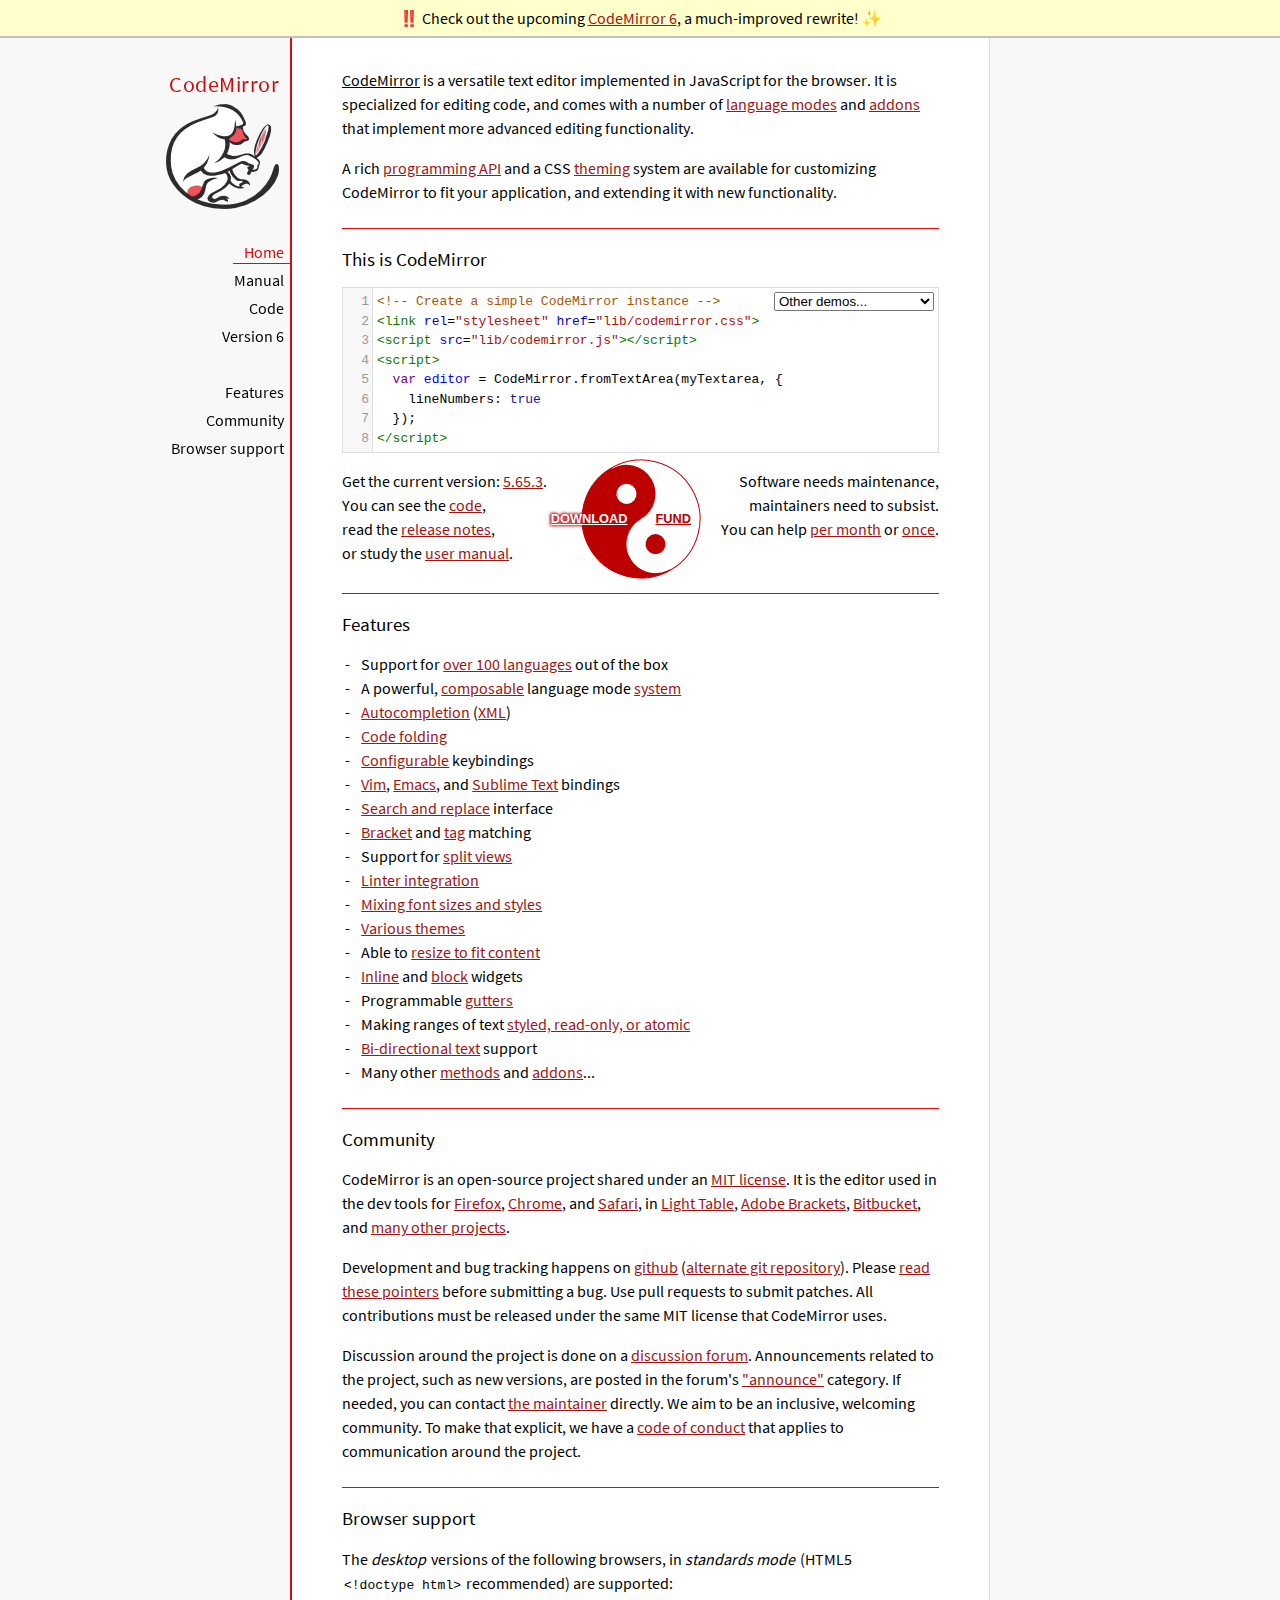
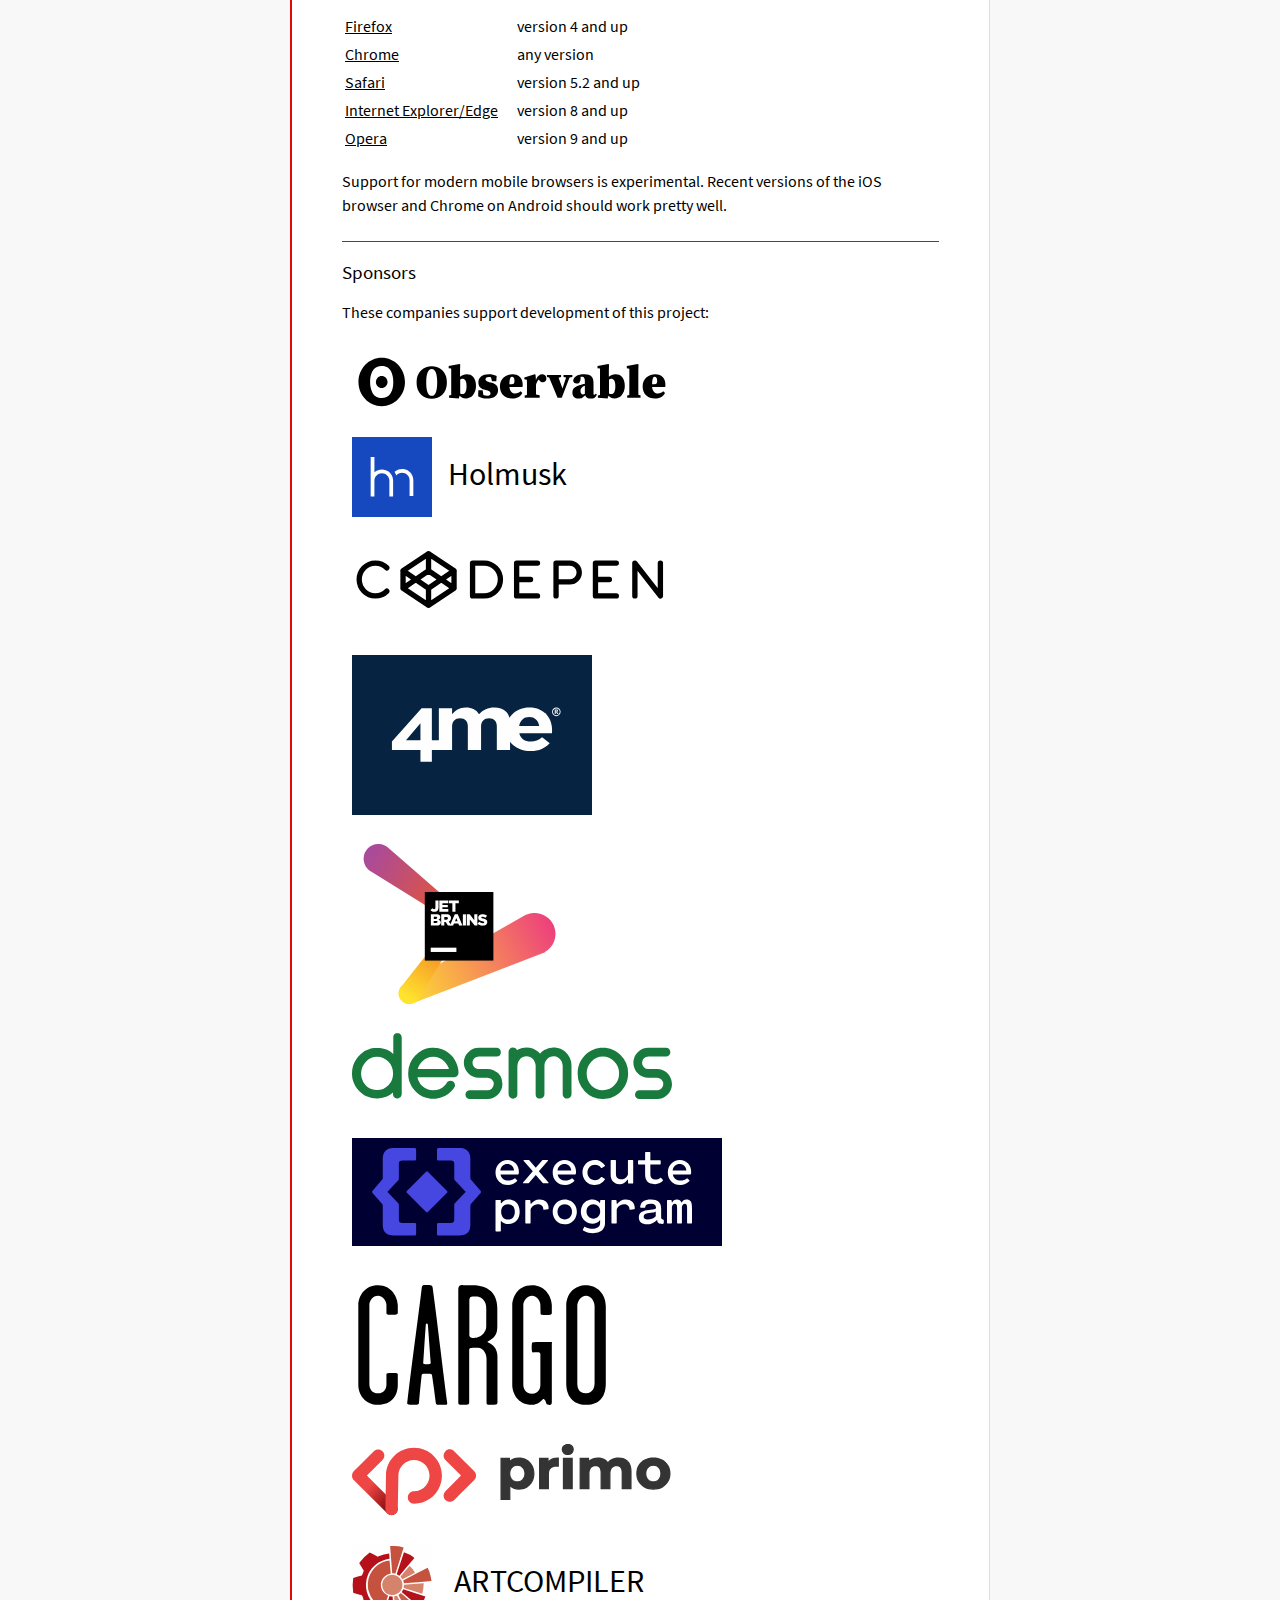
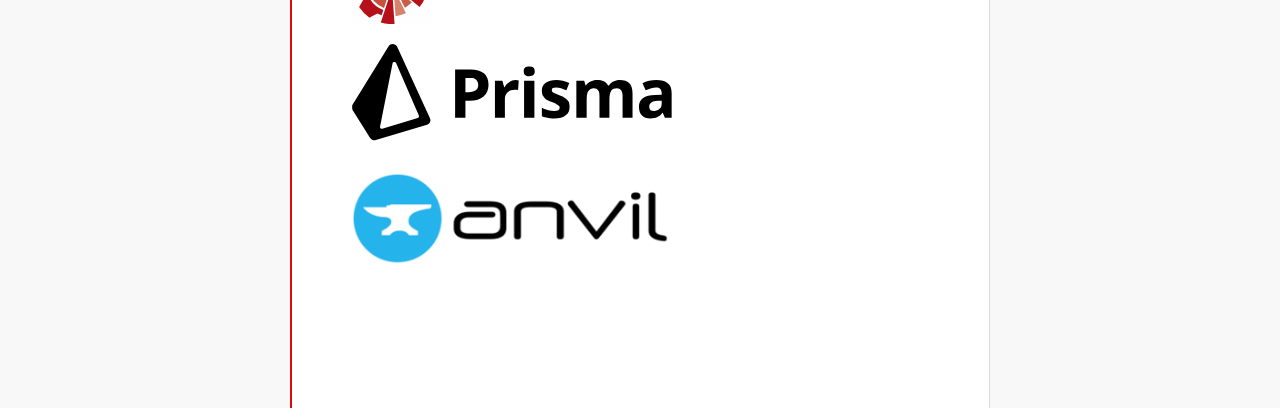
<file: static/codemirror-5.65.3/index.html>
<!doctype html>

<title>CodeMirror</title>
<meta charset="utf-8"/>

<link rel=stylesheet href="lib/codemirror.css">
<link rel=stylesheet href="doc/docs.css">
<script src="lib/codemirror.js"></script>
<script src="mode/xml/xml.js"></script>
<script src="mode/javascript/javascript.js"></script>
<script src="mode/css/css.js"></script>
<script src="mode/htmlmixed/htmlmixed.js"></script>
<script src="addon/edit/matchbrackets.js"></script>

<script src="doc/activebookmark.js"></script>

<style>
  .CodeMirror { height: auto; border: 1px solid #ddd; }
  .CodeMirror-scroll { max-height: 200px; }
  .CodeMirror pre { padding-left: 7px; line-height: 1.25; }
  .banner { background: #ffc; padding: 6px; border-bottom: 2px solid silver; text-align: center }
</style>

<div class=banner>
  ‼️ Check out the upcoming <a href="https://codemirror.net/6/">CodeMirror 6</a>, a much-improved rewrite! ✨
</div>

<div id=nav>
  <a href="https://codemirror.net"><h1>CodeMirror</h1><img id=logo src="doc/logo.png"></a>

  <ul>
    <li><a class=active data-default="true" href="#description">Home</a>
    <li><a href="doc/manual.html">Manual</a>
    <li><a href="https://github.com/codemirror/codemirror">Code</a>
    <li><a href="https://codemirror.net/6/">Version 6</a>
  </ul>
  <ul>
    <li><a href="#features">Features</a>
    <li><a href="#community">Community</a>
    <li><a href="#browsersupport">Browser support</a>
  </ul>
</div>

<article>

<section id=description class=first>
  <p><strong>CodeMirror</strong> is a versatile text editor
  implemented in JavaScript for the browser. It is specialized for
  editing code, and comes with a number of <a href="mode/index.html">language modes</a> and <a href="doc/manual.html#addons">addons</a>
  that implement more advanced editing functionality.</p>

  <p>A rich <a href="doc/manual.html#api">programming API</a> and a
  CSS <a href="doc/manual.html#styling">theming</a> system are
  available for customizing CodeMirror to fit your application, and
  extending it with new functionality.</p>
</section>

<section id=demo>
  <h2>This is CodeMirror</h2>
  <form style="position: relative; margin-top: .5em;"><textarea id=demotext>
<!-- Create a simple CodeMirror instance -->
<link rel="stylesheet" href="lib/codemirror.css">
<script src="lib/codemirror.js"></script>
<script>
  var editor = CodeMirror.fromTextArea(myTextarea, {
    lineNumbers: true
  });
</script></textarea>
  <select id="demolist" onchange="document.location = this.options[this.selectedIndex].value;">
    <option value="#">Other demos...</option>
    <option value="demo/complete.html">Autocompletion</option>
    <option value="demo/folding.html">Code folding</option>
    <option value="demo/theme.html">Themes</option>
    <option value="mode/htmlmixed/index.html">Mixed language modes</option>
    <option value="demo/bidi.html">Bi-directional text</option>
    <option value="demo/variableheight.html">Variable font sizes</option>
    <option value="demo/search.html">Search interface</option>
    <option value="demo/vim.html">Vim bindings</option>
    <option value="demo/emacs.html">Emacs bindings</option>
    <option value="demo/sublime.html">Sublime Text bindings</option>
    <option value="demo/tern.html">Tern integration</option>
    <option value="demo/merge.html">Merge/diff interface</option>
    <option value="demo/fullscreen.html">Full-screen editor</option>
    <option value="demo/simplescrollbars.html">Custom scrollbars</option>
  </select></form>
  <script>
    var editor = CodeMirror.fromTextArea(document.getElementById("demotext"), {
      lineNumbers: true,
      mode: "text/html",
      matchBrackets: true
    });
  </script>

  <div class=actions>
    <div class=actionspicture>
      <img src="doc/yinyang.png" class=yinyang>
      <div class="actionlink download">
        <a href="https://codemirror.net/codemirror.zip">DOWNLOAD</a>
      </div>
      <div class="actionlink fund">
        <a href="https://marijnhaverbeke.nl/fund/">FUND</a>
      </div>
    </div>
    <div class=actionsleft>
      Get the current version: <a href="https://codemirror.net/codemirror.zip">5.65.3</a>.<br>
      You can see the <a href="https://github.com/codemirror/codemirror" title="GitHub repository">code</a>,<br>
      read the <a href="doc/releases.html">release notes</a>,<br>
      or study the <a href="doc/manual.html">user manual</a>.
    </div>
    <div class=actionsright>
      Software needs maintenance,<br>
      maintainers need to subsist.<br>
      You can help <a href="https://marijnhaverbeke.nl/fund/" title="Set up a monthly contribution">per month</a> or
      <a title="Donate with PayPal" href="https://www.paypal.me/marijnhaverbeke">once</a>.
    </div>
  </div>

</section>

<section id=features>
  <h2>Features</h2>
  <ul>
    <li>Support for <a href="mode/index.html">over 100 languages</a> out of the box
    <li>A powerful, <a href="mode/htmlmixed/index.html">composable</a> language mode <a href="doc/manual.html#modeapi">system</a>
    <li><a href="doc/manual.html#addon_show-hint">Autocompletion</a> (<a href="demo/xmlcomplete.html">XML</a>)
    <li><a href="doc/manual.html#addon_foldcode">Code folding</a>
    <li><a href="doc/manual.html#option_extraKeys">Configurable</a> keybindings
    <li><a href="demo/vim.html">Vim</a>, <a href="demo/emacs.html">Emacs</a>, and <a href="demo/sublime.html">Sublime Text</a> bindings
    <li><a href="doc/manual.html#addon_search">Search and replace</a> interface
    <li><a href="doc/manual.html#addon_matchbrackets">Bracket</a> and <a href="doc/manual.html#addon_matchtags">tag</a> matching
    <li>Support for <a href="demo/buffers.html">split views</a>
    <li><a href="doc/manual.html#addon_lint">Linter integration</a>
    <li><a href="demo/variableheight.html">Mixing font sizes and styles</a>
    <li><a href="demo/theme.html">Various themes</a>
    <li>Able to <a href="demo/resize.html">resize to fit content</a>
    <li><a href="doc/manual.html#mark_replacedWith">Inline</a> and <a href="doc/manual.html#addLineWidget">block</a> widgets
    <li>Programmable <a href="demo/marker.html">gutters</a>
    <li>Making ranges of text <a href="doc/manual.html#markText">styled, read-only, or atomic</a>
    <li><a href="demo/bidi.html">Bi-directional text</a> support
    <li>Many other <a href="doc/manual.html#api">methods</a> and <a href="doc/manual.html#addons">addons</a>...
  </ul>
</section>

<section id=community>
  <h2>Community</h2>

  <p>CodeMirror is an open-source project shared under
  an <a href="LICENSE">MIT license</a>. It is the editor used in the
  dev tools for
  <a href="https://hacks.mozilla.org/2013/11/firefox-developer-tools-episode-27-edit-as-html-codemirror-more/">Firefox</a>,
  <a href="https://developers.google.com/chrome-developer-tools/">Chrome</a>,
  and <a href="https://developer.apple.com/safari/tools/">Safari</a>, in <a href="http://www.lighttable.com/">Light
  Table</a>, <a href="http://brackets.io/">Adobe
  Brackets</a>, <a href="http://blog.bitbucket.org/2013/05/14/edit-your-code-in-the-cloud-with-bitbucket/">Bitbucket</a>,
  and <a href="doc/realworld.html">many other projects</a>.</p>

  <p>Development and bug tracking happens
  on <a href="https://github.com/codemirror/CodeMirror/">github</a>
  (<a href="http://marijnhaverbeke.nl/git/codemirror">alternate git
  repository</a>).
  Please <a href="https://codemirror.net/doc/reporting.html">read these
  pointers</a> before submitting a bug. Use pull requests to submit
  patches. All contributions must be released under the same MIT
  license that CodeMirror uses.</p>

  <p>Discussion around the project is done on
  a <a href="https://discuss.codemirror.net">discussion forum</a>.
  Announcements related to the project, such as new versions, are
  posted in the
  forum's <a href="https://discuss.codemirror.net/c/announce">"announce"</a>
  category. If needed, you can
  contact <a href="mailto:marijnh@gmail.com">the maintainer</a>
  directly. We aim to be an inclusive, welcoming community. To make
  that explicit, we have
  a <a href="http://contributor-covenant.org/version/1/1/0/">code of
  conduct</a> that applies to communication around the project.</p>
</section>

<section id=browsersupport>
  <h2>Browser support</h2>
  <p>The <em>desktop</em> versions of the following browsers,
  in <em>standards mode</em> (HTML5 <code>&lt;!doctype html></code>
  recommended) are supported:</p>
  <table style="margin-bottom: 1em">
    <tr><th>Firefox</th><td>version 4 and up</td></tr>
    <tr><th>Chrome</th><td>any version</td></tr>
    <tr><th>Safari</th><td>version 5.2 and up</td></tr>
    <tr><th style="padding-right: 1em;">Internet Explorer/Edge</th><td>version 8 and up</td></tr>
    <tr><th>Opera</th><td>version 9 and up</td></tr>
  </table>
  <p>Support for modern mobile browsers is experimental. Recent
  versions of the iOS browser and Chrome on Android should work
  pretty well.</p>
</section>

<section id=sponsors>
  <style>
    ul.sponsor-list { padding-left: 10px; font-size: 200%; }
    ul.sponsor-list a { color: black; text-decoration: none }
    ul.sponsor-list li { list-style: none; margin-bottom: 16px }
    ul.sponsor-list img { max-width: 80%; max-height: 160px; width: 320px }
    ul.sponsor-list img.captioned { vertical-align: middle; width: 80px; max-width: 40%; height: auto; margin-right: 16px }
  </style>

  <h2>Sponsors</h2>
  <p>These companies support development of this project:</p>
  <ul class=sponsor-list>
    <li><a href="http://observablehq.com/"><img alt="Observable" src='doc/logos/observable.svg' loading=lazy></a></li>
    <li><a href="https://holmusk.com"><img class=captioned alt="" src='doc/logos/holmusk.svg' loading=lazy>Holmusk</a></li>
    <li><a href="https://codepen.io/"><img style="margin: 16px 0" src='doc/logos/codepen.svg' loading=lazy alt="CodePen"></a></li>
    <li><a href="https://4me.com"><img style="width: auto" src='doc/logos/4me.svg' loading=lazy alt="4me"></a></li>
    <li><a href="https://www.jetbrains.com/"><img src="doc/logos/jetbrains.svg" loading=lazy alt="JetBrains"></a>
    <li><a href="https://www.desmos.com/"><img src='doc/logos/desmos.svg' loading=lazy alt=desmos></a></li>
    <li><a href="https://www.executeprogram.com"><img style="background: #003; margin: 10px 0; padding: 10px 30px 10px 20px" src='doc/logos/executeprogram.svg' loading=lazy alt="Execute Program"></a></li>
    <li><a href="https://cargo.site"><img alt=Cargo style="max-height: 120px" src='doc/logos/cargo.svg' loading=lazy></a></li>
    <li><a href="https://primo.af"><img alt=primo src='doc/logos/primo.svg' loading=lazy></a></li>
    <li><a href="https://www.artcompiler.com"><img class=captioned alt="" src='doc/logos/artcompiler.svg' loading=lazy> ARTCOMPILER</a></li>
    <li><a href="https://www.prisma.io"><img alt="Prisma" src='doc/logos/prisma.svg' loading=lazy></a>
    <li><a href="https://anvil.works/"><img alt="Anvil" src='doc/logos/anvil.png' loading=lazy></a>
  </ul>
</section>

</article>
</file>
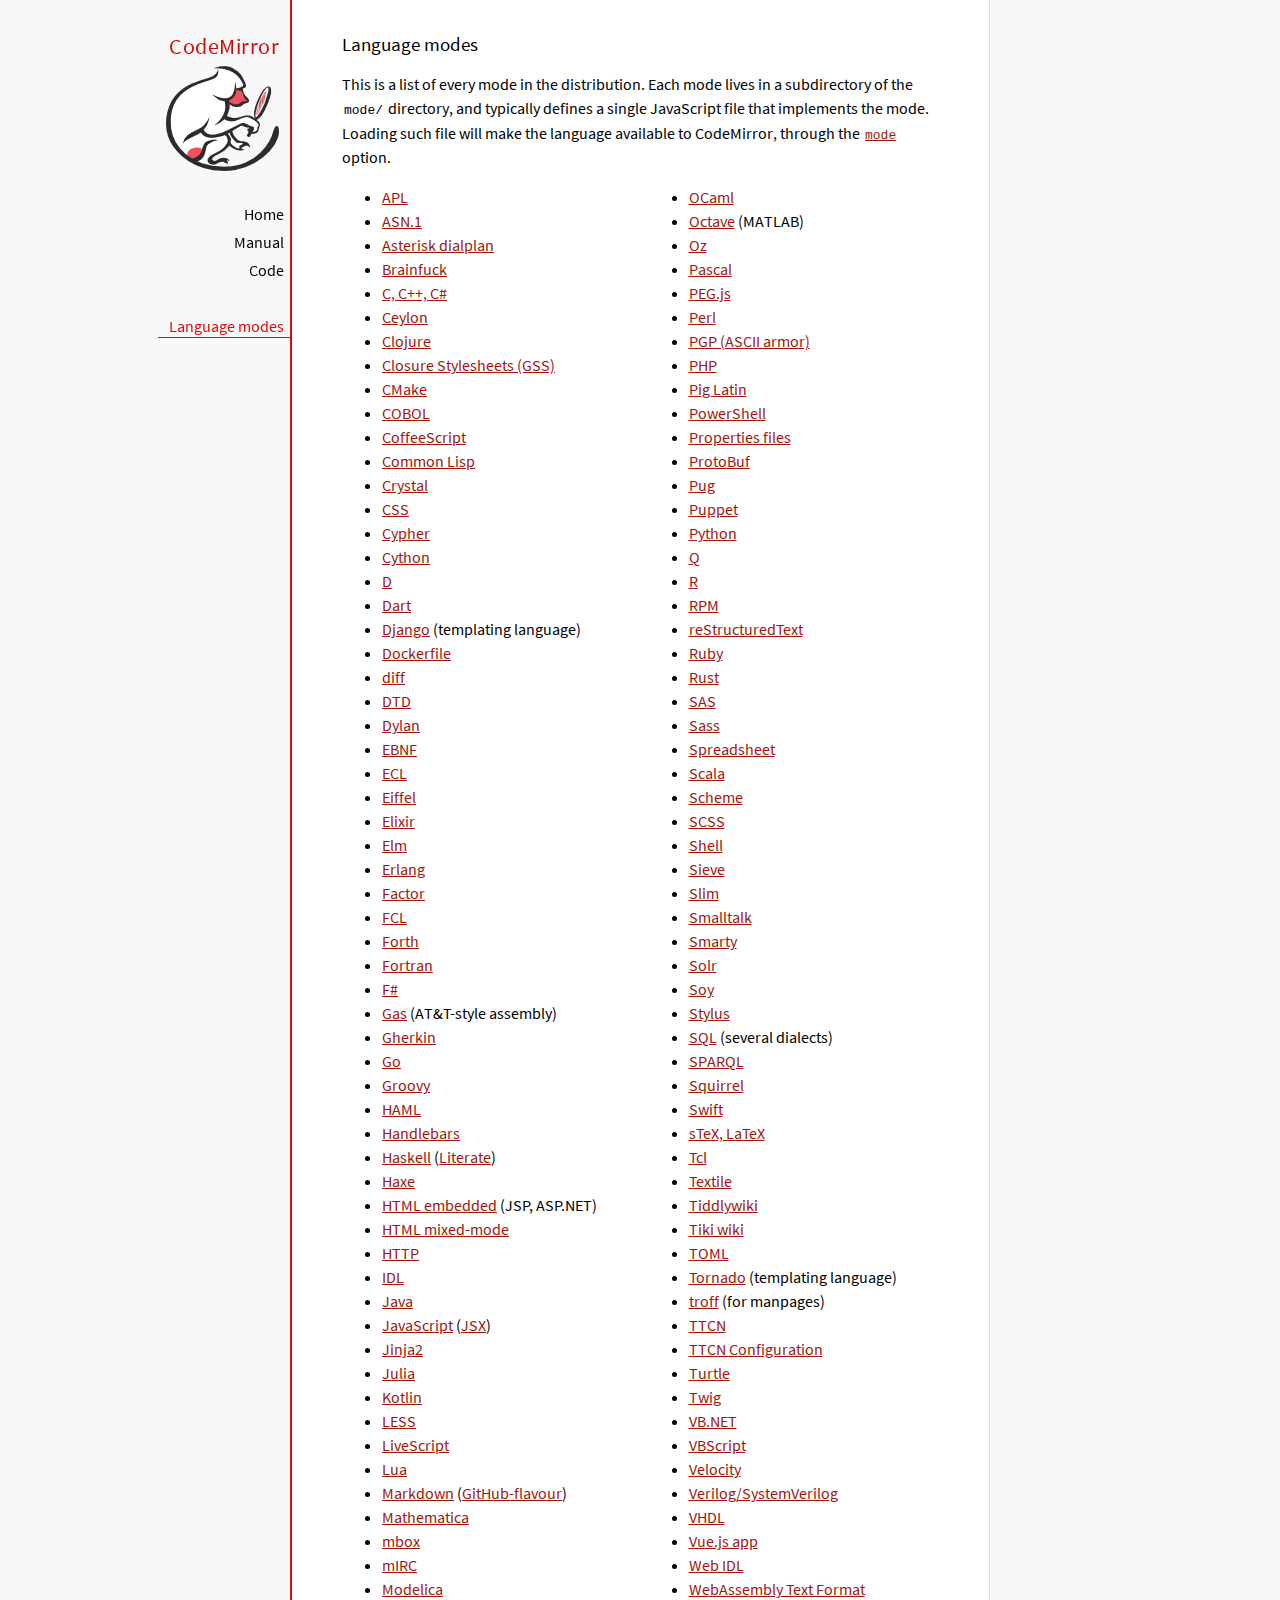
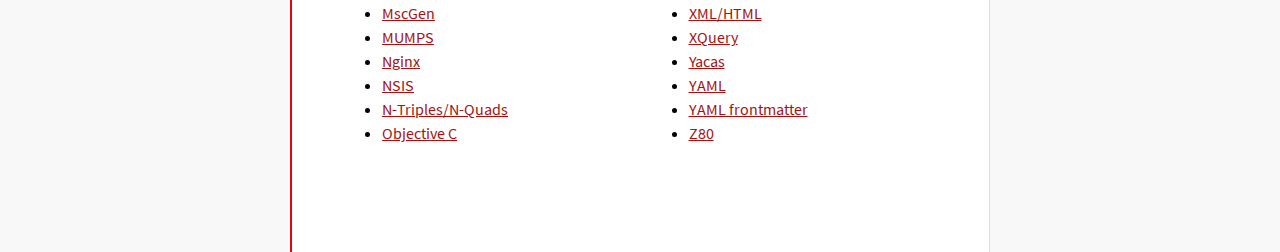
<file: static/codemirror-5.65.3/mode/index.html>
<!doctype html>

<title>CodeMirror: Language Modes</title>
<meta charset="utf-8"/>
<link rel=stylesheet href="../doc/docs.css">

<div id=nav>
  <a href="https://codemirror.net"><h1>CodeMirror</h1><img id=logo src="../doc/logo.png"></a>

  <ul>
    <li><a href="../index.html">Home</a>
    <li><a href="../doc/manual.html">Manual</a>
    <li><a href="https://github.com/codemirror/codemirror">Code</a>
  </ul>
  <ul>
    <li><a class=active href="#">Language modes</a>
  </ul>
</div>

<article>

  <h2>Language modes</h2>

  <p>This is a list of every mode in the distribution. Each mode lives
in a subdirectory of the <code>mode/</code> directory, and typically
defines a single JavaScript file that implements the mode. Loading
such file will make the language available to CodeMirror, through
the <a href="../doc/manual.html#option_mode"><code>mode</code></a>
option.</p>

  <div style="-webkit-columns: 100px 2; -moz-columns: 100px 2; columns: 100px 2;">
    <ul style="margin-top: 0">
      <li><a href="apl/index.html">APL</a></li>
      <li><a href="asn.1/index.html">ASN.1</a></li>
      <li><a href="asterisk/index.html">Asterisk dialplan</a></li>
      <li><a href="brainfuck/index.html">Brainfuck</a></li>
      <li><a href="clike/index.html">C, C++, C#</a></li>
      <li><a href="clike/index.html">Ceylon</a></li>
      <li><a href="clojure/index.html">Clojure</a></li>
      <li><a href="css/gss.html">Closure Stylesheets (GSS)</a></li>
      <li><a href="cmake/index.html">CMake</a></li>
      <li><a href="cobol/index.html">COBOL</a></li>
      <li><a href="coffeescript/index.html">CoffeeScript</a></li>
      <li><a href="commonlisp/index.html">Common Lisp</a></li>
      <li><a href="crystal/index.html">Crystal</a></li>
      <li><a href="css/index.html">CSS</a></li>
      <li><a href="cypher/index.html">Cypher</a></li>
      <li><a href="python/index.html">Cython</a></li>
      <li><a href="d/index.html">D</a></li>
      <li><a href="dart/index.html">Dart</a></li>
      <li><a href="django/index.html">Django</a> (templating language)</li>
      <li><a href="dockerfile/index.html">Dockerfile</a></li>
      <li><a href="diff/index.html">diff</a></li>
      <li><a href="dtd/index.html">DTD</a></li>
      <li><a href="dylan/index.html">Dylan</a></li>
      <li><a href="ebnf/index.html">EBNF</a></li>
      <li><a href="ecl/index.html">ECL</a></li>
      <li><a href="eiffel/index.html">Eiffel</a></li>
      <li><a href="https://github.com/optick/codemirror-mode-elixir">Elixir</a></li>
      <li><a href="elm/index.html">Elm</a></li>
      <li><a href="erlang/index.html">Erlang</a></li>
      <li><a href="factor/index.html">Factor</a></li>
      <li><a href="fcl/index.html">FCL</a></li>
      <li><a href="forth/index.html">Forth</a></li>
      <li><a href="fortran/index.html">Fortran</a></li>
      <li><a href="mllike/index.html">F#</a></li>
      <li><a href="gas/index.html">Gas</a> (AT&amp;T-style assembly)</li>
      <li><a href="gherkin/index.html">Gherkin</a></li>
      <li><a href="go/index.html">Go</a></li>
      <li><a href="groovy/index.html">Groovy</a></li>
      <li><a href="haml/index.html">HAML</a></li>
      <li><a href="handlebars/index.html">Handlebars</a></li>
      <li><a href="haskell/index.html">Haskell</a> (<a href="haskell-literate/index.html">Literate</a>)</li>
      <li><a href="haxe/index.html">Haxe</a></li>
      <li><a href="htmlembedded/index.html">HTML embedded</a> (JSP, ASP.NET)</li>
      <li><a href="htmlmixed/index.html">HTML mixed-mode</a></li>
      <li><a href="http/index.html">HTTP</a></li>
      <li><a href="idl/index.html">IDL</a></li>
      <li><a href="clike/index.html">Java</a></li>
      <li><a href="javascript/index.html">JavaScript</a> (<a href="jsx/index.html">JSX</a>)</li>
      <li><a href="jinja2/index.html">Jinja2</a></li>
      <li><a href="julia/index.html">Julia</a></li>
      <li><a href="clike/index.html">Kotlin</a></li>
      <li><a href="css/less.html">LESS</a></li>
      <li><a href="livescript/index.html">LiveScript</a></li>
      <li><a href="lua/index.html">Lua</a></li>
      <li><a href="markdown/index.html">Markdown</a> (<a href="gfm/index.html">GitHub-flavour</a>)</li>
      <li><a href="mathematica/index.html">Mathematica</a></li>
      <li><a href="mbox/index.html">mbox</a></li>
      <li><a href="mirc/index.html">mIRC</a></li>
      <li><a href="modelica/index.html">Modelica</a></li>
      <li><a href="mscgen/index.html">MscGen</a></li>
      <li><a href="mumps/index.html">MUMPS</a></li>
      <li><a href="nginx/index.html">Nginx</a></li>
      <li><a href="nsis/index.html">NSIS</a></li>
      <li><a href="ntriples/index.html">N-Triples/N-Quads</a></li>
      <li><a href="clike/index.html">Objective C</a></li>
      <li><a href="mllike/index.html">OCaml</a></li>
      <li><a href="octave/index.html">Octave</a> (MATLAB)</li>
      <li><a href="oz/index.html">Oz</a></li>
      <li><a href="pascal/index.html">Pascal</a></li>
      <li><a href="pegjs/index.html">PEG.js</a></li>
      <li><a href="perl/index.html">Perl</a></li>
      <li><a href="asciiarmor/index.html">PGP (ASCII armor)</a></li>
      <li><a href="php/index.html">PHP</a></li>
      <li><a href="pig/index.html">Pig Latin</a></li>
      <li><a href="powershell/index.html">PowerShell</a></li>
      <li><a href="properties/index.html">Properties files</a></li>
      <li><a href="protobuf/index.html">ProtoBuf</a></li>
      <li><a href="pug/index.html">Pug</a></li>
      <li><a href="puppet/index.html">Puppet</a></li>
      <li><a href="python/index.html">Python</a></li>
      <li><a href="q/index.html">Q</a></li>
      <li><a href="r/index.html">R</a></li>
      <li><a href="rpm/index.html">RPM</a></li>
      <li><a href="rst/index.html">reStructuredText</a></li>
      <li><a href="ruby/index.html">Ruby</a></li>
      <li><a href="rust/index.html">Rust</a></li>
      <li><a href="sas/index.html">SAS</a></li>
      <li><a href="sass/index.html">Sass</a></li>
      <li><a href="spreadsheet/index.html">Spreadsheet</a></li>
      <li><a href="clike/scala.html">Scala</a></li>
      <li><a href="scheme/index.html">Scheme</a></li>
      <li><a href="css/scss.html">SCSS</a></li>
      <li><a href="shell/index.html">Shell</a></li>
      <li><a href="sieve/index.html">Sieve</a></li>
      <li><a href="slim/index.html">Slim</a></li>
      <li><a href="smalltalk/index.html">Smalltalk</a></li>
      <li><a href="smarty/index.html">Smarty</a></li>
      <li><a href="solr/index.html">Solr</a></li>
      <li><a href="soy/index.html">Soy</a></li>
      <li><a href="stylus/index.html">Stylus</a></li>
      <li><a href="sql/index.html">SQL</a> (several dialects)</li>
      <li><a href="sparql/index.html">SPARQL</a></li>
      <li><a href="clike/index.html">Squirrel</a></li>
      <li><a href="swift/index.html">Swift</a></li>
      <li><a href="stex/index.html">sTeX, LaTeX</a></li>
      <li><a href="tcl/index.html">Tcl</a></li>
      <li><a href="textile/index.html">Textile</a></li>
      <li><a href="tiddlywiki/index.html">Tiddlywiki</a></li>
      <li><a href="tiki/index.html">Tiki wiki</a></li>
      <li><a href="toml/index.html">TOML</a></li>
      <li><a href="tornado/index.html">Tornado</a> (templating language)</li>
      <li><a href="troff/index.html">troff</a> (for manpages)</li>
      <li><a href="ttcn/index.html">TTCN</a></li>
      <li><a href="ttcn-cfg/index.html">TTCN Configuration</a></li>
      <li><a href="turtle/index.html">Turtle</a></li>
      <li><a href="twig/index.html">Twig</a></li>
      <li><a href="vb/index.html">VB.NET</a></li>
      <li><a href="vbscript/index.html">VBScript</a></li>
      <li><a href="velocity/index.html">Velocity</a></li>
      <li><a href="verilog/index.html">Verilog/SystemVerilog</a></li>
      <li><a href="vhdl/index.html">VHDL</a></li>
      <li><a href="vue/index.html">Vue.js app</a></li>
      <li><a href="webidl/index.html">Web IDL</a></li>
      <li><a href="wast/index.html">WebAssembly Text Format</a></li>
      <li><a href="xml/index.html">XML/HTML</a></li>
      <li><a href="xquery/index.html">XQuery</a></li>
      <li><a href="yacas/index.html">Yacas</a></li>
      <li><a href="yaml/index.html">YAML</a></li>
      <li><a href="yaml-frontmatter/index.html">YAML frontmatter</a></li>
      <li><a href="z80/index.html">Z80</a></li>
    </ul>
  </div>

</article>
</file>
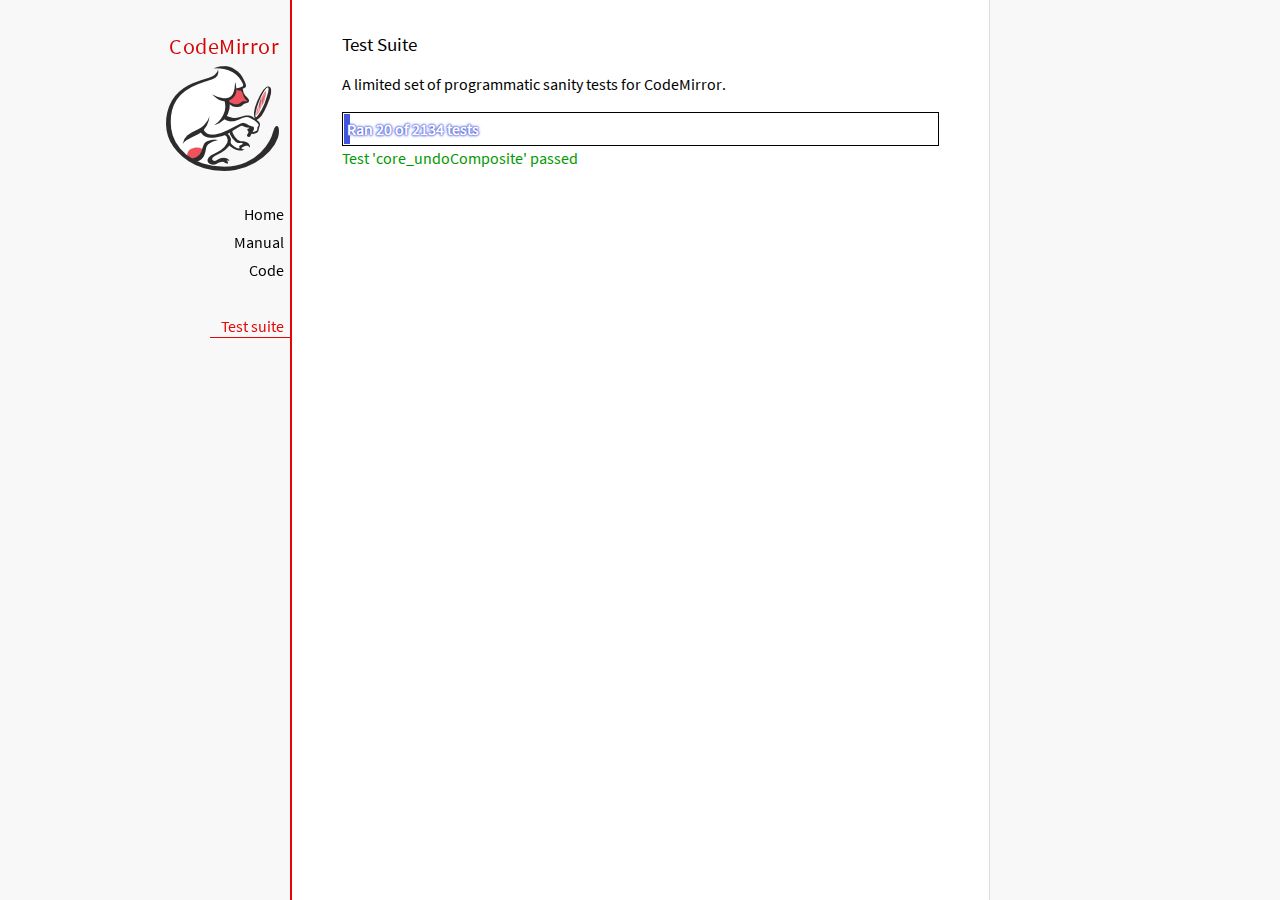
<file: static/codemirror-5.65.3/test/index.html>
<!doctype html>

<meta charset="utf-8"/>
<title>CodeMirror: Test Suite</title>
<link rel=stylesheet href="../doc/docs.css">

<link rel="stylesheet" href="../lib/codemirror.css">
<link rel="stylesheet" href="mode_test.css">
<script>
  var errored = []
  window.onerror = function(e) { errored.push(e) }
</script>
<script src="../doc/activebookmark.js"></script>
<script src="../lib/codemirror.js"></script>
<script src="../mode/meta.js"></script>
<script src="../addon/mode/overlay.js"></script>
<script src="../addon/mode/multiplex.js"></script>
<script src="../addon/search/searchcursor.js"></script>
<script src="../addon/dialog/dialog.js"></script>
<script src="../addon/edit/matchbrackets.js"></script>
<script src="../addon/hint/sql-hint.js"></script>
<script src="../addon/hint/xml-hint.js"></script>
<script src="../addon/hint/html-hint.js"></script>
<script src="../addon/comment/comment.js"></script>
<script src="../addon/mode/simple.js"></script>
<script src="../mode/css/css.js"></script>
<script src="../mode/clike/clike.js"></script>
<!-- clike must be after css or vim and sublime tests will fail -->
<script src="../mode/clojure/clojure.js"></script>
<script src="../mode/cypher/cypher.js"></script>
<script src="../mode/d/d.js"></script>
<script src="../mode/dockerfile/dockerfile.js"></script>
<script src="../mode/gfm/gfm.js"></script>
<script src="../mode/haml/haml.js"></script>
<script src="../mode/htmlmixed/htmlmixed.js"></script>
<script src="../mode/javascript/javascript.js"></script>
<script src="../mode/jsx/jsx.js"></script>
<script src="../mode/markdown/markdown.js"></script>
<script src="../mode/php/php.js"></script>
<script src="../mode/python/python.js"></script>
<script src="../mode/powershell/powershell.js"></script>
<script src="../mode/ruby/ruby.js"></script>
<script src="../mode/sass/sass.js"></script>
<script src="../mode/shell/shell.js"></script>
<script src="../mode/slim/slim.js"></script>
<script src="../mode/soy/soy.js"></script>
<script src="../mode/sql/sql.js"></script>
<script src="../mode/stex/stex.js"></script>
<script src="../mode/swift/swift.js"></script>
<script src="../mode/textile/textile.js"></script>
<script src="../mode/verilog/verilog.js"></script>
<script src="../mode/xml/xml.js"></script>
<script src="../mode/xquery/xquery.js"></script>
<script src="../keymap/emacs.js"></script>
<script src="../keymap/sublime.js"></script>
<script src="../keymap/vim.js"></script>
<script src="../mode/rust/rust.js"></script>
<script src="../mode/mscgen/mscgen.js"></script>
<script src="../mode/dylan/dylan.js"></script>
<script src="../mode/wast/wast.js"></script>

<style>
  .ok { color: #090; }
  .fail { color: #e00; }
  .error { color: #c90; }
  .done { font-weight: bold; }
  #progress {
  background: #45d;
  color: white;
  text-shadow: 0 0 1px #45d, 0 0 2px #45d, 0 0 3px #45d;
  font-weight: bold;
  white-space: pre;
  }
  #testground {
  visibility: hidden;
  }
  #testground.offscreen {
  visibility: visible;
  position: absolute;
  left: -10000px;
  top: -10000px;
  }
  .CodeMirror { border: 1px solid black; }
</style>

<div id=nav>
  <a href="https://codemirror.net"><h1>CodeMirror</h1><img id=logo src="../doc/logo.png"></a>

  <ul>
    <li><a href="../index.html">Home</a>
    <li><a href="../doc/manual.html">Manual</a>
    <li><a href="https://github.com/codemirror/codemirror">Code</a>
  </ul>
  <ul>
    <li><a class=active href="#">Test suite</a>
  </ul>
</div>

<article>
  <h2>Test Suite</h2>

    <p>A limited set of programmatic sanity tests for CodeMirror.</p>

    <div style="border: 1px solid black; padding: 1px; max-width: 700px;">
      <div style="width: 0px;" id=progress><div style="padding: 3px;">Ran <span id="progress_ran">0</span><span id="progress_total"> of 0</span> tests</div></div>
    </div>
    <p id=status>Please enable JavaScript...</p>
    <div id=output></div>

    <div id=testground></div>

    <script src="driver.js"></script>
    <script src="test.js"></script>
    <script src="doc_test.js"></script>
    <script src="multi_test.js"></script>
    <script src="contenteditable_test.js"></script>
    <script src="scroll_test.js"></script>
    <script src="comment_test.js"></script>
    <script src="search_test.js"></script>
    <script src="mode_test.js"></script>

    <script src="../mode/clike/test.js"></script>
    <script src="../mode/clojure/test.js"></script>
    <script src="../mode/css/test.js"></script>
    <script src="../mode/css/gss_test.js"></script>
    <script src="../mode/css/scss_test.js"></script>
    <script src="../mode/css/less_test.js"></script>
    <script src="../mode/cypher/test.js"></script>
    <script src="../mode/d/test.js"></script>
    <script src="../mode/dockerfile/test.js"></script>
    <script src="../mode/gfm/test.js"></script>
    <script src="../mode/haml/test.js"></script>
    <script src="../mode/javascript/test.js"></script>
    <script src="../mode/jsx/test.js"></script>
    <script src="../mode/markdown/test.js"></script>
    <script src="../mode/php/test.js"></script>
    <script src="../mode/powershell/test.js"></script>
    <script src="../mode/ruby/test.js"></script>
    <script src="../mode/sass/test.js"></script>
    <script src="../mode/shell/test.js"></script>
    <script src="../mode/slim/test.js"></script>
    <script src="../mode/soy/test.js"></script>
    <script src="../mode/stex/test.js"></script>
    <script src="../mode/swift/test.js"></script>
    <script src="../mode/textile/test.js"></script>
    <script src="../mode/verilog/test.js"></script>
    <script src="../mode/xml/test.js"></script>
    <script src="../mode/xquery/test.js"></script>
    <script src="../mode/python/test.js"></script>
    <script src="../mode/rust/test.js"></script>
    <script src="../mode/wast/test.js"></script>
    <script src="../mode/mscgen/mscgen_test.js"></script>
    <script src="../mode/mscgen/xu_test.js"></script>
    <script src="../mode/mscgen/msgenny_test.js"></script>
    <script src="../mode/dylan/test.js"></script>
    <script src="../addon/mode/multiplex_test.js"></script>
    <script src="../addon/fold/foldcode.js"></script>
    <script src="../addon/fold/brace-fold.js"></script>
    <script src="../addon/fold/xml-fold.js"></script>
    <script src="../addon/scroll/annotatescrollbar.js"></script>

    <script src="emacs_test.js"></script>
    <script src="sql-hint-test.js"></script>
    <script src="sublime_test.js"></script>
    <script src="vim_test.js"></script>
    <script src="html-hint-test.js"></script>
    <script src="annotatescrollbar.js"></script>
    <script>
      window.onload = runHarness;
      CodeMirror.on(window, 'hashchange', runHarness);

      function esc(str) {
        return str.replace(/[<&]/, function(ch) { return ch == "<" ? "&lt;" : "&amp;"; });
      }

      var output = document.getElementById("output"),
          progress = document.getElementById("progress"),
          progressRan = document.getElementById("progress_ran").childNodes[0],
          progressTotal = document.getElementById("progress_total").childNodes[0];
      var count = 0,
          failed = 0,
          skipped = 0,
          bad = "",
          running = false, // Flag that states tests are running
          quit = false, // Flag to quit tests ASAP
          verbose = false, // Adds message for *every* test to output
          done = false

      function runHarness(){
        if (running) {
          quit = true;
          setStatus("Restarting tests...", '', true);
          setTimeout(function(){ runHarness(); }, 500);
          return;
        }
        filters = [];
        verbose = false;
        if (window.location.hash.substr(1)){
          var strings = window.location.hash.substr(1).split(",");
          while (strings.length) {
            var s = strings.shift();
            if (s === "verbose")
              verbose = true;
            else
              filters.push(parseTestFilter(decodeURIComponent(s)));
          }
        }
        quit = false;
        running = true;
        setStatus("Loading tests...");
        count = 0;
        failed = 0;
        done = false;
        skipped = 0;
        bad = "";
        totalTests = countTests();
        progressTotal.nodeValue = " of " + totalTests;
        progressRan.nodeValue = count;
        output.innerHTML = '';
        document.getElementById("testground").innerHTML = "<form>" +
          "<textarea id=\"code\" name=\"code\"></textarea>" +
          "<input type=submit value=ok name=submit>" +
          "</form>";
        runTests(displayTest);
      }

      function setStatus(message, className, force){
        if (quit && !force) return;
        if (!message) throw("must provide message");
        var status = document.getElementById("status").childNodes[0];
        status.nodeValue = message;
        status.parentNode.className = className;
      }
      function addOutput(name, className, code){
        var newOutput = document.createElement("dl");
        var newTitle = document.createElement("dt");
        newTitle.className = className;
        newTitle.appendChild(document.createTextNode(name));
        newOutput.appendChild(newTitle);
        var newMessage = document.createElement("dd");
        newMessage.innerHTML = code;
        newOutput.appendChild(newTitle);
        newOutput.appendChild(newMessage);
        output.appendChild(newOutput);
      }
      function displayTest(type, name, customMessage) {
        var message = "???";
        if (type != "done" && type != "skipped") ++count;
        progress.style.width = (count * (progress.parentNode.clientWidth - 2) / (totalTests || 1)) + "px";
        progressRan.nodeValue = count;
        if (type == "ok") {
          message = "Test '" + name + "' passed";
          if (!verbose) customMessage = false;
        } else if (type == "skipped") {
          message = "Test '" + name + "' skipped";
          ++skipped;
          if (!verbose) customMessage = false;
        } else if (type == "expected") {
          message = "Test '" + name + "' failed as expected";
          if (!verbose) customMessage = false;
        } else if (type == "error" || type == "fail") {
          ++failed;
          message = "Test '" + name + "' failed";
        } else if (type == "done") {
          if (failed) {
            type += " fail";
            message = failed + " failure" + (failed > 1 ? "s" : "");
          } else if (count < totalTests) {
            failed = totalTests - count;
            type += " fail";
            message = failed + " failure" + (failed > 1 ? "s" : "");
          } else {
            type += " ok";
            message = "All passed"
            if (skipped) {
              message += " (" + skipped + " skipped)";
            }
          }
          done = true
          progressTotal.nodeValue = '';
          customMessage = true; // Hack to avoid adding to output
        }
        if (verbose && !customMessage)  customMessage = message;
        setStatus(message, type);
        if (customMessage && customMessage.length > 0) {
          addOutput(name, type, customMessage);
        }
      }
    </script>

</article>
</file>
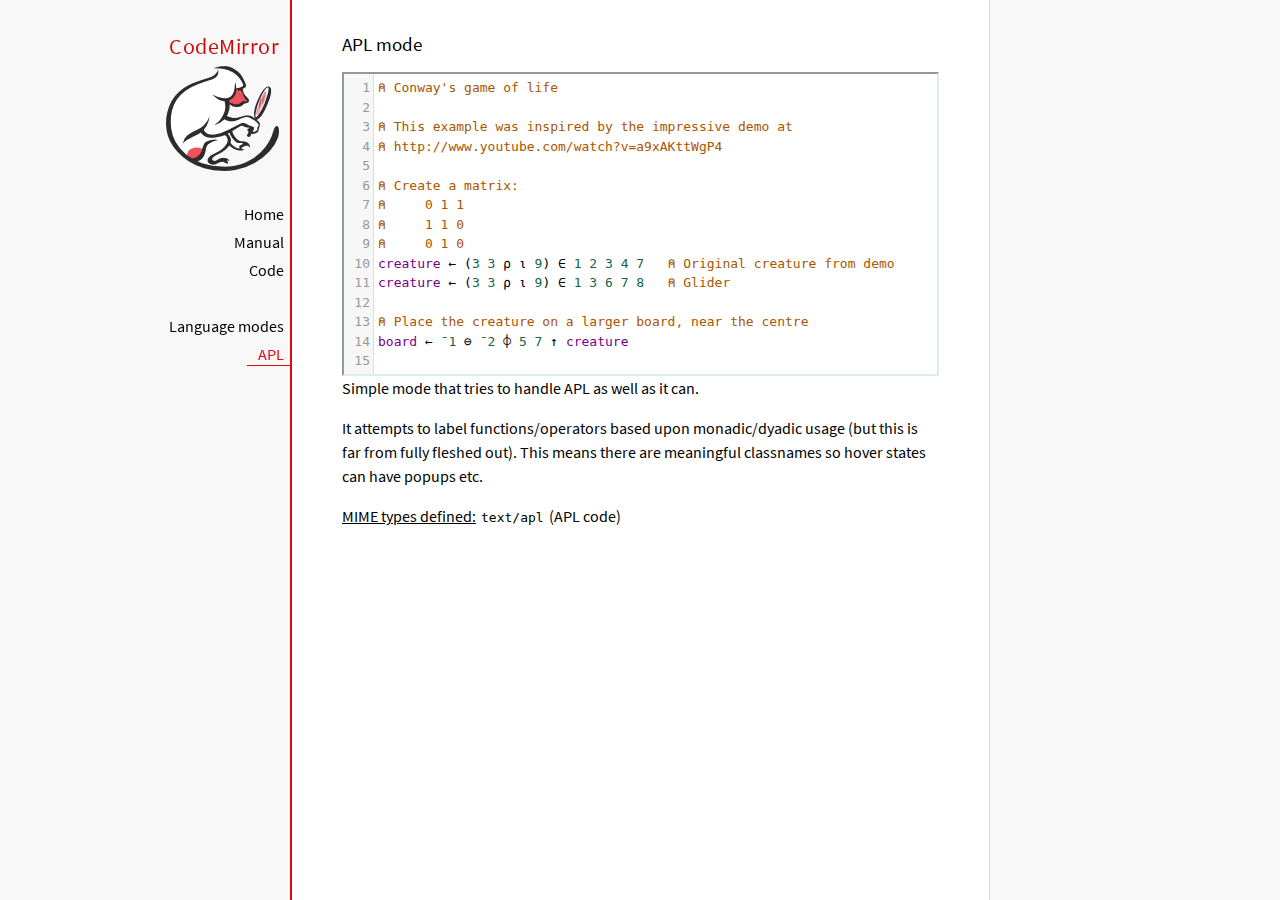
<file: static/codemirror-5.65.3/mode/apl/index.html>
<!doctype html>

<title>CodeMirror: APL mode</title>
<meta charset="utf-8"/>
<link rel=stylesheet href="../../doc/docs.css">

<link rel="stylesheet" href="../../lib/codemirror.css">
<script src="../../lib/codemirror.js"></script>
<script src="../../addon/edit/matchbrackets.js"></script>
<script src="./apl.js"></script>
<style>
	.CodeMirror { border: 2px inset #dee; }
    </style>
<div id=nav>
  <a href="https://codemirror.net"><h1>CodeMirror</h1><img id=logo src="../../doc/logo.png" alt=""></a>

  <ul>
    <li><a href="../../index.html">Home</a>
    <li><a href="../../doc/manual.html">Manual</a>
    <li><a href="https://github.com/codemirror/codemirror">Code</a>
  </ul>
  <ul>
    <li><a href="../index.html">Language modes</a>
    <li><a class=active href="#">APL</a>
  </ul>
</div>

<article>
<h2>APL mode</h2>
<form><textarea id="code" name="code">
⍝ Conway's game of life

⍝ This example was inspired by the impressive demo at
⍝ http://www.youtube.com/watch?v=a9xAKttWgP4

⍝ Create a matrix:
⍝     0 1 1
⍝     1 1 0
⍝     0 1 0
creature ← (3 3 ⍴ ⍳ 9) ∈ 1 2 3 4 7   ⍝ Original creature from demo
creature ← (3 3 ⍴ ⍳ 9) ∈ 1 3 6 7 8   ⍝ Glider

⍝ Place the creature on a larger board, near the centre
board ← ¯1 ⊖ ¯2 ⌽ 5 7 ↑ creature

⍝ A function to move from one generation to the next
life ← {∨/ 1 ⍵ ∧ 3 4 = ⊂+/ +⌿ 1 0 ¯1 ∘.⊖ 1 0 ¯1 ⌽¨ ⊂⍵}

⍝ Compute n-th generation and format it as a
⍝ character matrix
gen ← {' #'[(life ⍣ ⍵) board]}

⍝ Show first three generations
(gen 1) (gen 2) (gen 3)
</textarea></form>

    <script>
      var editor = CodeMirror.fromTextArea(document.getElementById("code"), {
        lineNumbers: true,
        matchBrackets: true,
        mode: "text/apl"
      });
    </script>

    <p>Simple mode that tries to handle APL as well as it can.</p>
    <p>It attempts to label functions/operators based upon
    monadic/dyadic usage (but this is far from fully fleshed out).
    This means there are meaningful classnames so hover states can
    have popups etc.</p>

    <p><strong>MIME types defined:</strong> <code>text/apl</code> (APL code)</p>
  </article>
</file>
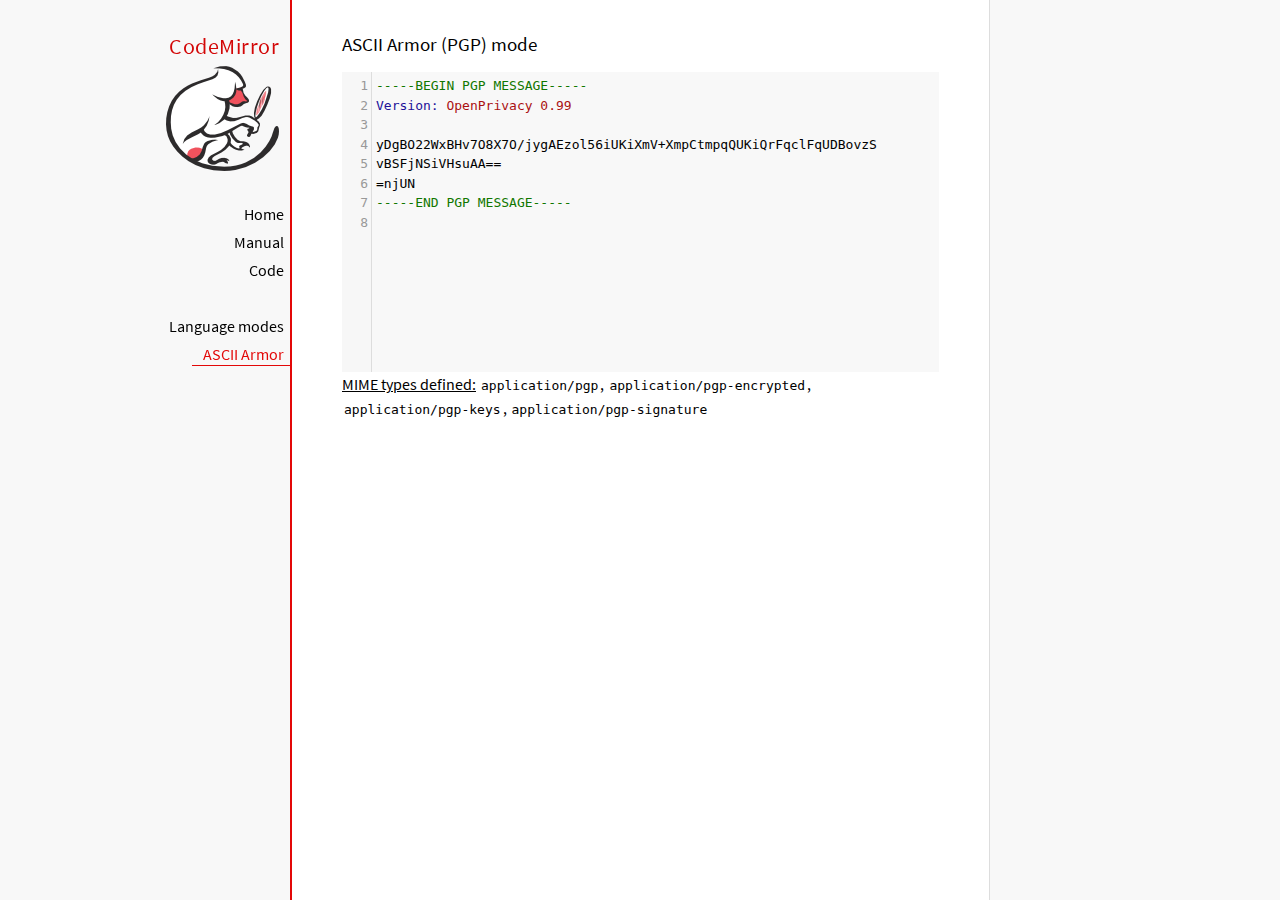
<file: static/codemirror-5.65.3/mode/asciiarmor/index.html>
<!doctype html>

<title>CodeMirror: ASCII Armor (PGP) mode</title>
<meta charset="utf-8"/>
<link rel=stylesheet href="../../doc/docs.css">

<link rel="stylesheet" href="../../lib/codemirror.css">
<script src="../../lib/codemirror.js"></script>
<script src="asciiarmor.js"></script>
<style>.CodeMirror {background: #f8f8f8;}</style>
<div id=nav>
  <a href="https://codemirror.net"><h1>CodeMirror</h1><img id=logo src="../../doc/logo.png" alt=""></a>

  <ul>
    <li><a href="../../index.html">Home</a>
    <li><a href="../../doc/manual.html">Manual</a>
    <li><a href="https://github.com/codemirror/codemirror">Code</a>
  </ul>
  <ul>
    <li><a href="../index.html">Language modes</a>
    <li><a class=active href="#">ASCII Armor</a>
  </ul>
</div>

<article>
<h2>ASCII Armor (PGP) mode</h2>
<form><textarea id="code" name="code">
-----BEGIN PGP MESSAGE-----
Version: OpenPrivacy 0.99

yDgBO22WxBHv7O8X7O/jygAEzol56iUKiXmV+XmpCtmpqQUKiQrFqclFqUDBovzS
vBSFjNSiVHsuAA==
=njUN
-----END PGP MESSAGE-----
</textarea></form>

<script>
var editor = CodeMirror.fromTextArea(document.getElementById("code"), {
  lineNumbers: true
});
</script>

<p><strong>MIME types
defined:</strong> <code>application/pgp</code>, <code>application/pgp-encrypted</code>, <code>application/pgp-keys</code>, <code>application/pgp-signature</code></p>

</article>
</file>
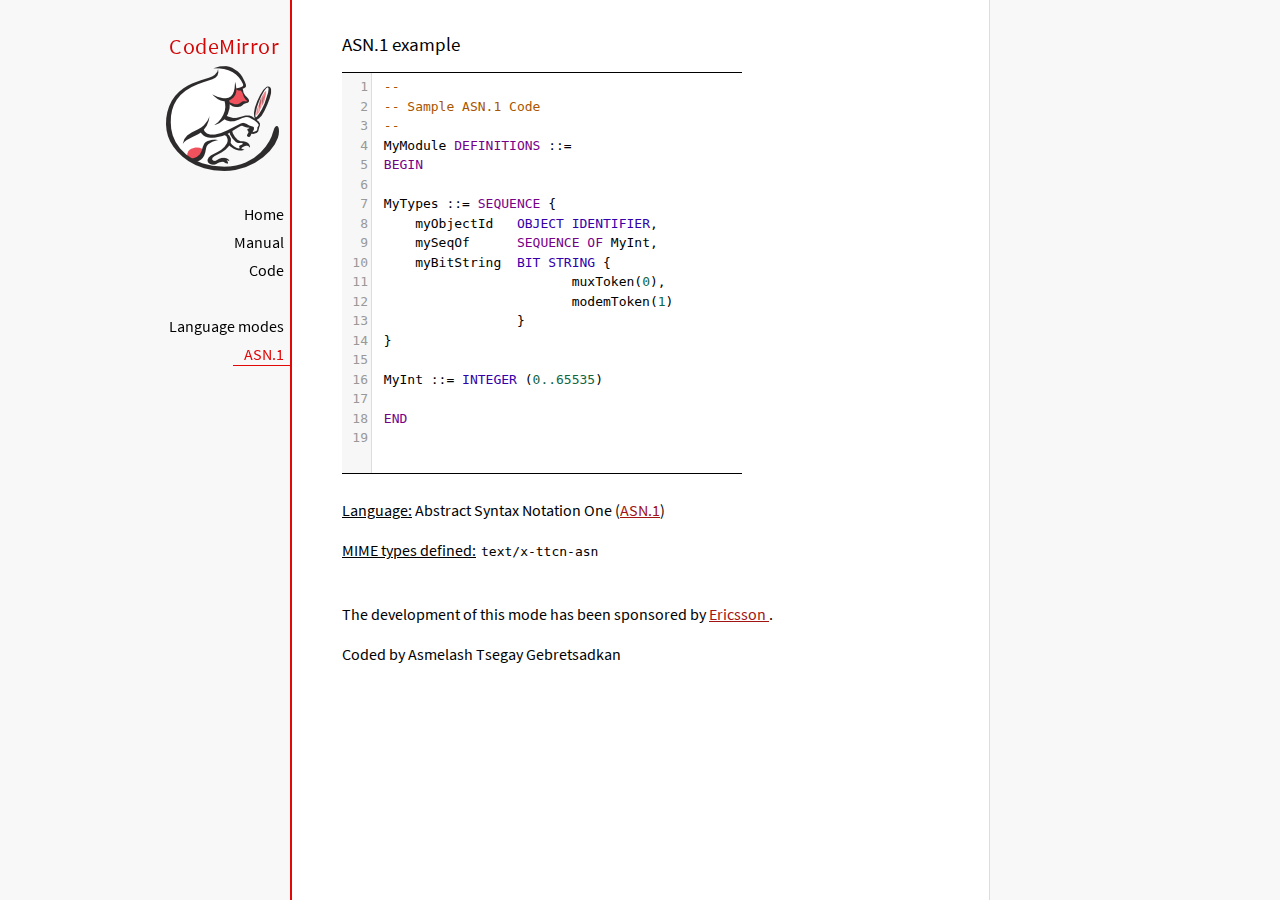
<file: static/codemirror-5.65.3/mode/asn.1/index.html>
﻿<!doctype html>

<title>CodeMirror: ASN.1 mode</title>
<meta charset="utf-8"/>
<link rel=stylesheet href="../../doc/docs.css">

<link rel="stylesheet" href="../../lib/codemirror.css">
<script src="../../lib/codemirror.js"></script>
<script src="../../addon/edit/matchbrackets.js"></script>
<script src="asn.1.js"></script>
<style>
    .CodeMirror {
        border-top: 1px solid black;
        border-bottom: 1px solid black;
    }
</style>
<div id=nav>
    <a href="https://codemirror.net"><h1>CodeMirror</h1>
        <img id=logo src="../../doc/logo.png" alt="">
    </a>

    <ul>
        <li><a href="../../index.html">Home</a>
        <li><a href="../../doc/manual.html">Manual</a>
        <li><a href="https://github.com/codemirror/codemirror">Code</a>
    </ul>
    <ul>
        <li><a href="../index.html">Language modes</a>
        <li><a class=active href="http://en.wikipedia.org/wiki/Abstract_Syntax_Notation_One">ASN.1</a>
    </ul>
</div>
<article>
    <h2>ASN.1 example</h2>
    <div>
        <textarea id="ttcn-asn-code">
 --
 -- Sample ASN.1 Code
 --
 MyModule DEFINITIONS ::=
 BEGIN

 MyTypes ::= SEQUENCE {
     myObjectId   OBJECT IDENTIFIER,
     mySeqOf      SEQUENCE OF MyInt,
     myBitString  BIT STRING {
                         muxToken(0),
                         modemToken(1)
                  }
 }

 MyInt ::= INTEGER (0..65535)

 END
        </textarea>
    </div>

    <script>
        var ttcnEditor = CodeMirror.fromTextArea(document.getElementById("ttcn-asn-code"), {
            lineNumbers: true,
            matchBrackets: true,
            mode: "text/x-ttcn-asn"
        });
        ttcnEditor.setSize(400, 400);
        var mac = CodeMirror.keyMap.default == CodeMirror.keyMap.macDefault;
        CodeMirror.keyMap.default[(mac ? "Cmd" : "Ctrl") + "-Space"] = "autocomplete";
    </script>
    <br/>
    <p><strong>Language:</strong> Abstract Syntax Notation One
        (<a href="http://www.itu.int/en/ITU-T/asn1/Pages/introduction.aspx">ASN.1</a>)
    </p>
    <p><strong>MIME types defined:</strong> <code>text/x-ttcn-asn</code></p>

    <br/>
    <p>The development of this mode has been sponsored by <a href="http://www.ericsson.com/">Ericsson
    </a>.</p>
    <p>Coded by Asmelash Tsegay Gebretsadkan </p>
</article>
</file>
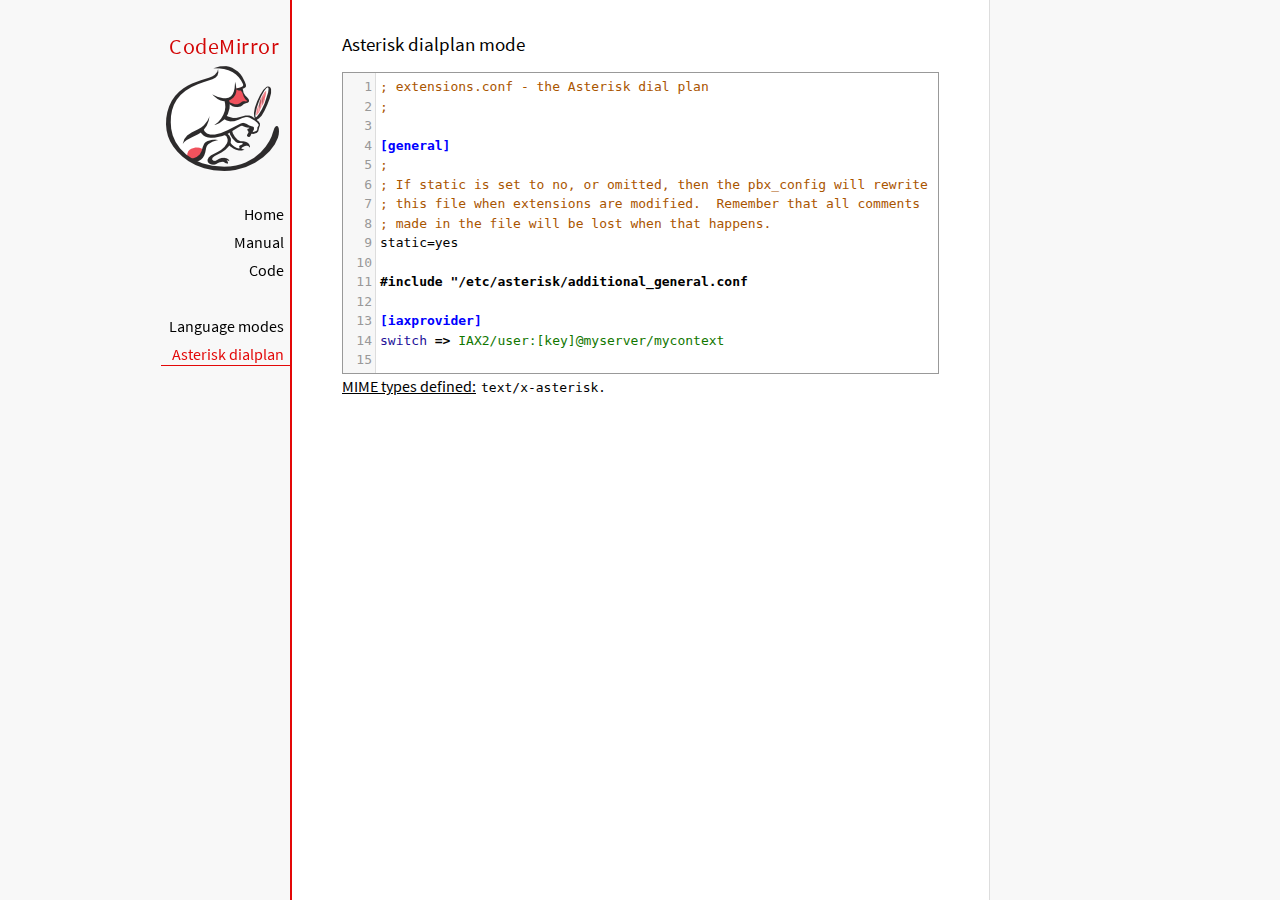
<file: static/codemirror-5.65.3/mode/asterisk/index.html>
<!doctype html>

<title>CodeMirror: Asterisk dialplan mode</title>
<meta charset="utf-8"/>
<link rel=stylesheet href="../../doc/docs.css">

<link rel="stylesheet" href="../../lib/codemirror.css">
<script src="../../lib/codemirror.js"></script>
<script src="../../addon/edit/matchbrackets.js"></script>
<script src="asterisk.js"></script>
<style>
      .CodeMirror {border: 1px solid #999;}
      .cm-s-default span.cm-arrow { color: red; }
    </style>
<div id=nav>
  <a href="https://codemirror.net"><h1>CodeMirror</h1><img id=logo src="../../doc/logo.png" alt=""></a>

  <ul>
    <li><a href="../../index.html">Home</a>
    <li><a href="../../doc/manual.html">Manual</a>
    <li><a href="https://github.com/codemirror/codemirror">Code</a>
  </ul>
  <ul>
    <li><a href="../index.html">Language modes</a>
    <li><a class=active href="#">Asterisk dialplan</a>
  </ul>
</div>

<article>
<h2>Asterisk dialplan mode</h2>
<form><textarea id="code" name="code">
; extensions.conf - the Asterisk dial plan
;

[general]
;
; If static is set to no, or omitted, then the pbx_config will rewrite
; this file when extensions are modified.  Remember that all comments
; made in the file will be lost when that happens.
static=yes

#include "/etc/asterisk/additional_general.conf

[iaxprovider]
switch => IAX2/user:[key]@myserver/mycontext

[dynamic]
#exec /usr/bin/dynamic-peers.pl

[trunkint]
;
; International long distance through trunk
;
exten => _9011.,1,Macro(dundi-e164,${EXTEN:4})
exten => _9011.,n,Dial(${GLOBAL(TRUNK)}/${FILTER(0-9,${EXTEN:${GLOBAL(TRUNKMSD)}})})

[local]
;
; Master context for local, toll-free, and iaxtel calls only
;
ignorepat => 9
include => default

[demo]
include => stdexten
;
; We start with what to do when a call first comes in.
;
exten => s,1,Wait(1)			; Wait a second, just for fun
same  => n,Answer			; Answer the line
same  => n,Set(TIMEOUT(digit)=5)	; Set Digit Timeout to 5 seconds
same  => n,Set(TIMEOUT(response)=10)	; Set Response Timeout to 10 seconds
same  => n(restart),BackGround(demo-congrats)	; Play a congratulatory message
same  => n(instruct),BackGround(demo-instruct)	; Play some instructions
same  => n,WaitExten			; Wait for an extension to be dialed.

exten => 2,1,BackGround(demo-moreinfo)	; Give some more information.
exten => 2,n,Goto(s,instruct)

exten => 3,1,Set(LANGUAGE()=fr)		; Set language to french
exten => 3,n,Goto(s,restart)		; Start with the congratulations

exten => 1000,1,Goto(default,s,1)
;
; We also create an example user, 1234, who is on the console and has
; voicemail, etc.
;
exten => 1234,1,Playback(transfer,skip)		; "Please hold while..."
					; (but skip if channel is not up)
exten => 1234,n,Gosub(${EXTEN},stdexten(${GLOBAL(CONSOLE)}))
exten => 1234,n,Goto(default,s,1)		; exited Voicemail

exten => 1235,1,Voicemail(1234,u)		; Right to voicemail

exten => 1236,1,Dial(Console/dsp)		; Ring forever
exten => 1236,n,Voicemail(1234,b)		; Unless busy

;
; # for when they're done with the demo
;
exten => #,1,Playback(demo-thanks)	; "Thanks for trying the demo"
exten => #,n,Hangup			; Hang them up.

;
; A timeout and "invalid extension rule"
;
exten => t,1,Goto(#,1)			; If they take too long, give up
exten => i,1,Playback(invalid)		; "That's not valid, try again"

;
; Create an extension, 500, for dialing the
; Asterisk demo.
;
exten => 500,1,Playback(demo-abouttotry); Let them know what's going on
exten => 500,n,Dial(IAX2/guest@pbx.digium.com/s@default)	; Call the Asterisk demo
exten => 500,n,Playback(demo-nogo)	; Couldn't connect to the demo site
exten => 500,n,Goto(s,6)		; Return to the start over message.

;
; Create an extension, 600, for evaluating echo latency.
;
exten => 600,1,Playback(demo-echotest)	; Let them know what's going on
exten => 600,n,Echo			; Do the echo test
exten => 600,n,Playback(demo-echodone)	; Let them know it's over
exten => 600,n,Goto(s,6)		; Start over

;
;	You can use the Macro Page to intercom a individual user
exten => 76245,1,Macro(page,SIP/Grandstream1)
; or if your peernames are the same as extensions
exten => _7XXX,1,Macro(page,SIP/${EXTEN})
;
;
; System Wide Page at extension 7999
;
exten => 7999,1,Set(TIMEOUT(absolute)=60)
exten => 7999,2,Page(Local/Grandstream1@page&Local/Xlite1@page&Local/1234@page/n,d)

; Give voicemail at extension 8500
;
exten => 8500,1,VoicemailMain
exten => 8500,n,Goto(s,6)

    </textarea></form>
    <script>
      var editor = CodeMirror.fromTextArea(document.getElementById("code"), {
        mode: "text/x-asterisk",
        matchBrackets: true,
        lineNumbers: true
      });
    </script>

    <p><strong>MIME types defined:</strong> <code>text/x-asterisk</code>.</p>

  </article>
</file>
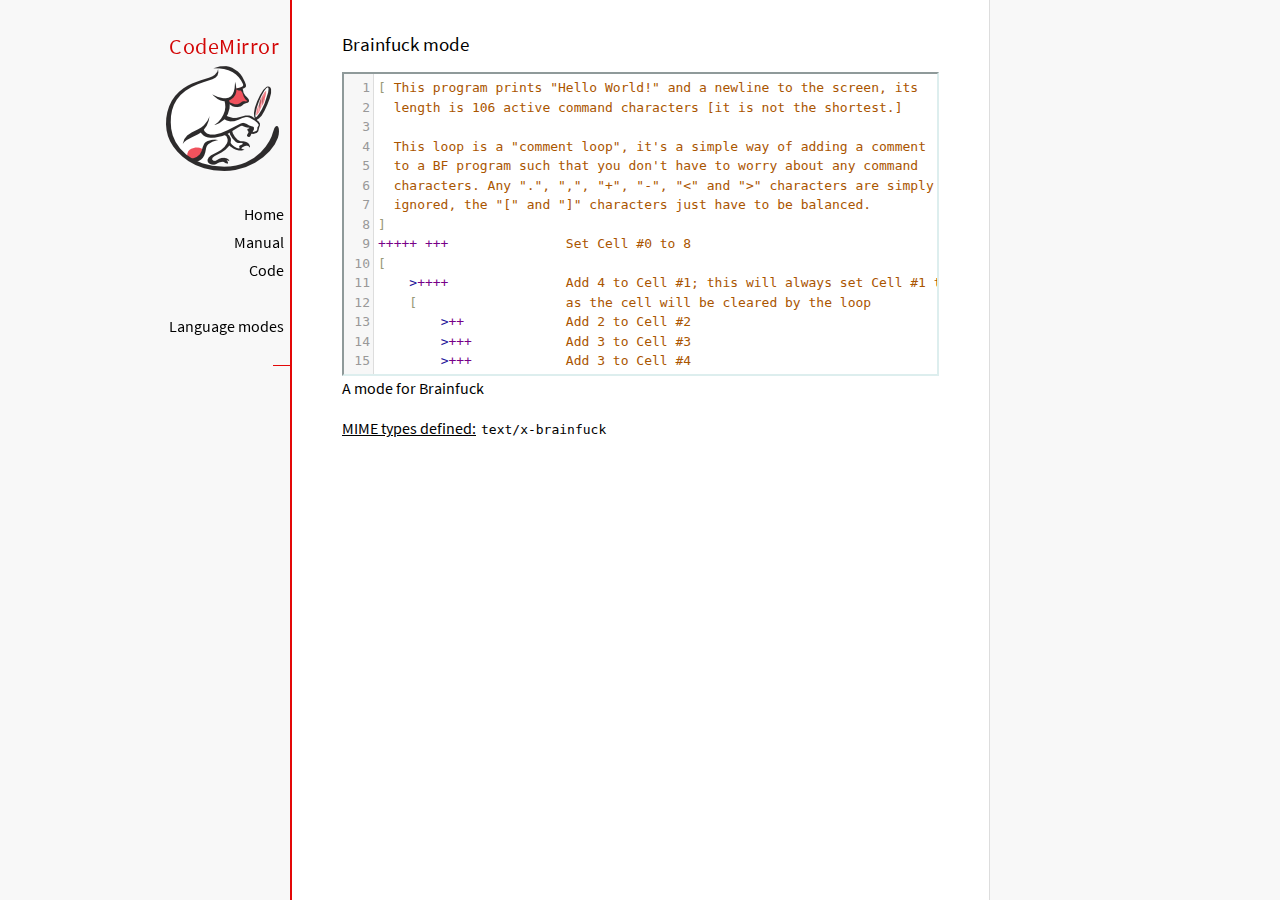
<file: static/codemirror-5.65.3/mode/brainfuck/index.html>
<!doctype html>

<title>CodeMirror: Brainfuck mode</title>
<meta charset="utf-8"/>
<link rel=stylesheet href="../../doc/docs.css">

<link rel="stylesheet" href="../../lib/codemirror.css">
<script src="../../lib/codemirror.js"></script>
<script src="../../addon/edit/matchbrackets.js"></script>
<script src="./brainfuck.js"></script>
<style>
	.CodeMirror { border: 2px inset #dee; }
    </style>
<div id=nav>
  <a href="https://codemirror.net"><h1>CodeMirror</h1><img id=logo src="../../doc/logo.png" alt=""></a>

  <ul>
    <li><a href="../../index.html">Home</a>
    <li><a href="../../doc/manual.html">Manual</a>
    <li><a href="https://github.com/codemirror/codemirror">Code</a>
  </ul>
  <ul>
    <li><a href="../index.html">Language modes</a>
    <li><a class=active href="#"></a>
  </ul>
</div>

<article>
<h2>Brainfuck mode</h2>
<form><textarea id="code" name="code">
[ This program prints "Hello World!" and a newline to the screen, its
  length is 106 active command characters [it is not the shortest.]

  This loop is a "comment loop", it's a simple way of adding a comment
  to a BF program such that you don't have to worry about any command
  characters. Any ".", ",", "+", "-", "&lt;" and "&gt;" characters are simply
  ignored, the "[" and "]" characters just have to be balanced.
]
+++++ +++               Set Cell #0 to 8
[
    &gt;++++               Add 4 to Cell #1; this will always set Cell #1 to 4
    [                   as the cell will be cleared by the loop
        &gt;++             Add 2 to Cell #2
        &gt;+++            Add 3 to Cell #3
        &gt;+++            Add 3 to Cell #4
        &gt;+              Add 1 to Cell #5
        &lt;&lt;&lt;&lt;-           Decrement the loop counter in Cell #1
    ]                   Loop till Cell #1 is zero; number of iterations is 4
    &gt;+                  Add 1 to Cell #2
    &gt;+                  Add 1 to Cell #3
    &gt;-                  Subtract 1 from Cell #4
    &gt;&gt;+                 Add 1 to Cell #6
    [&lt;]                 Move back to the first zero cell you find; this will
                        be Cell #1 which was cleared by the previous loop
    &lt;-                  Decrement the loop Counter in Cell #0
]                       Loop till Cell #0 is zero; number of iterations is 8

The result of this is:
Cell No :   0   1   2   3   4   5   6
Contents:   0   0  72 104  88  32   8
Pointer :   ^

&gt;&gt;.                     Cell #2 has value 72 which is 'H'
&gt;---.                   Subtract 3 from Cell #3 to get 101 which is 'e'
+++++++..+++.           Likewise for 'llo' from Cell #3
&gt;&gt;.                     Cell #5 is 32 for the space
&lt;-.                     Subtract 1 from Cell #4 for 87 to give a 'W'
&lt;.                      Cell #3 was set to 'o' from the end of 'Hello'
+++.------.--------.    Cell #3 for 'rl' and 'd'
&gt;&gt;+.                    Add 1 to Cell #5 gives us an exclamation point
&gt;++.                    And finally a newline from Cell #6
</textarea></form>

    <script>
      var editor = CodeMirror.fromTextArea(document.getElementById("code"), {
        lineNumbers: true,
        matchBrackets: true,
        mode: "text/x-brainfuck"
      });
    </script>

    <p>A mode for Brainfuck</p>

    <p><strong>MIME types defined:</strong> <code>text/x-brainfuck</code></p>
  </article>
</file>
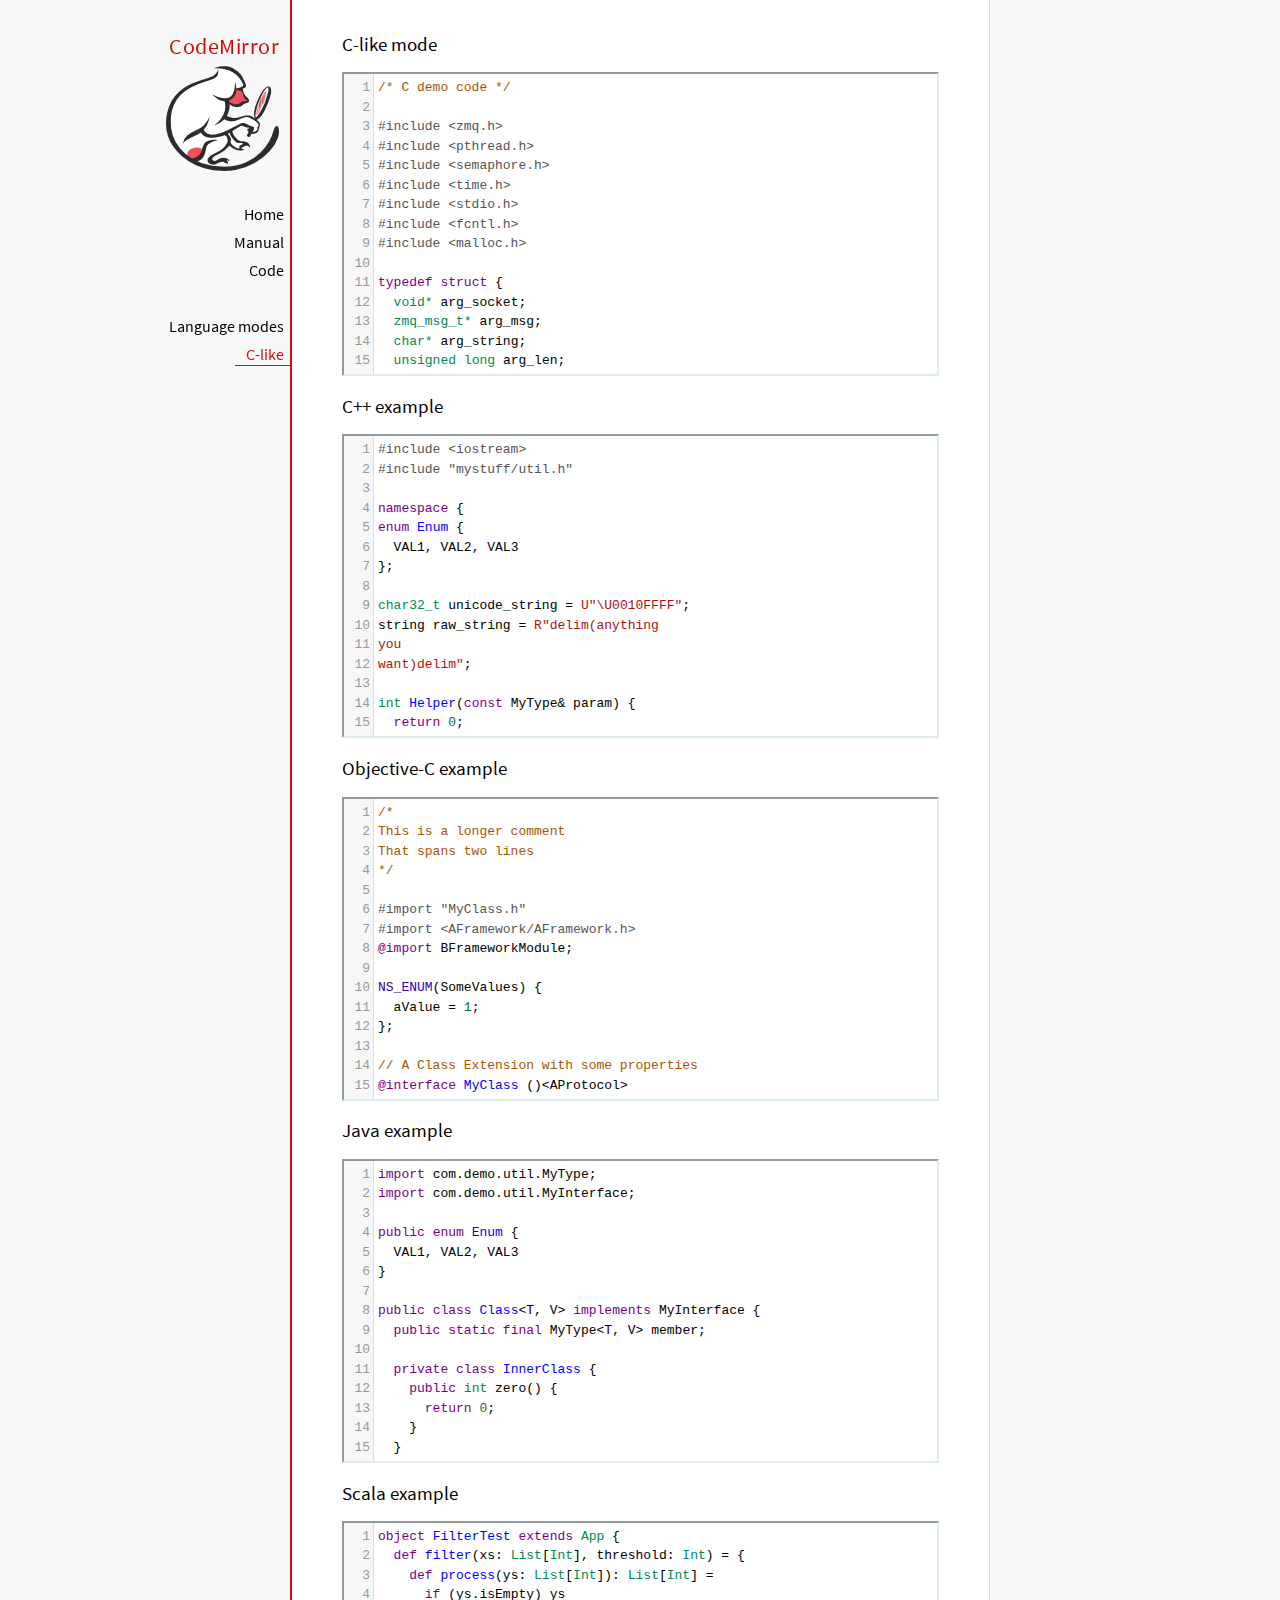
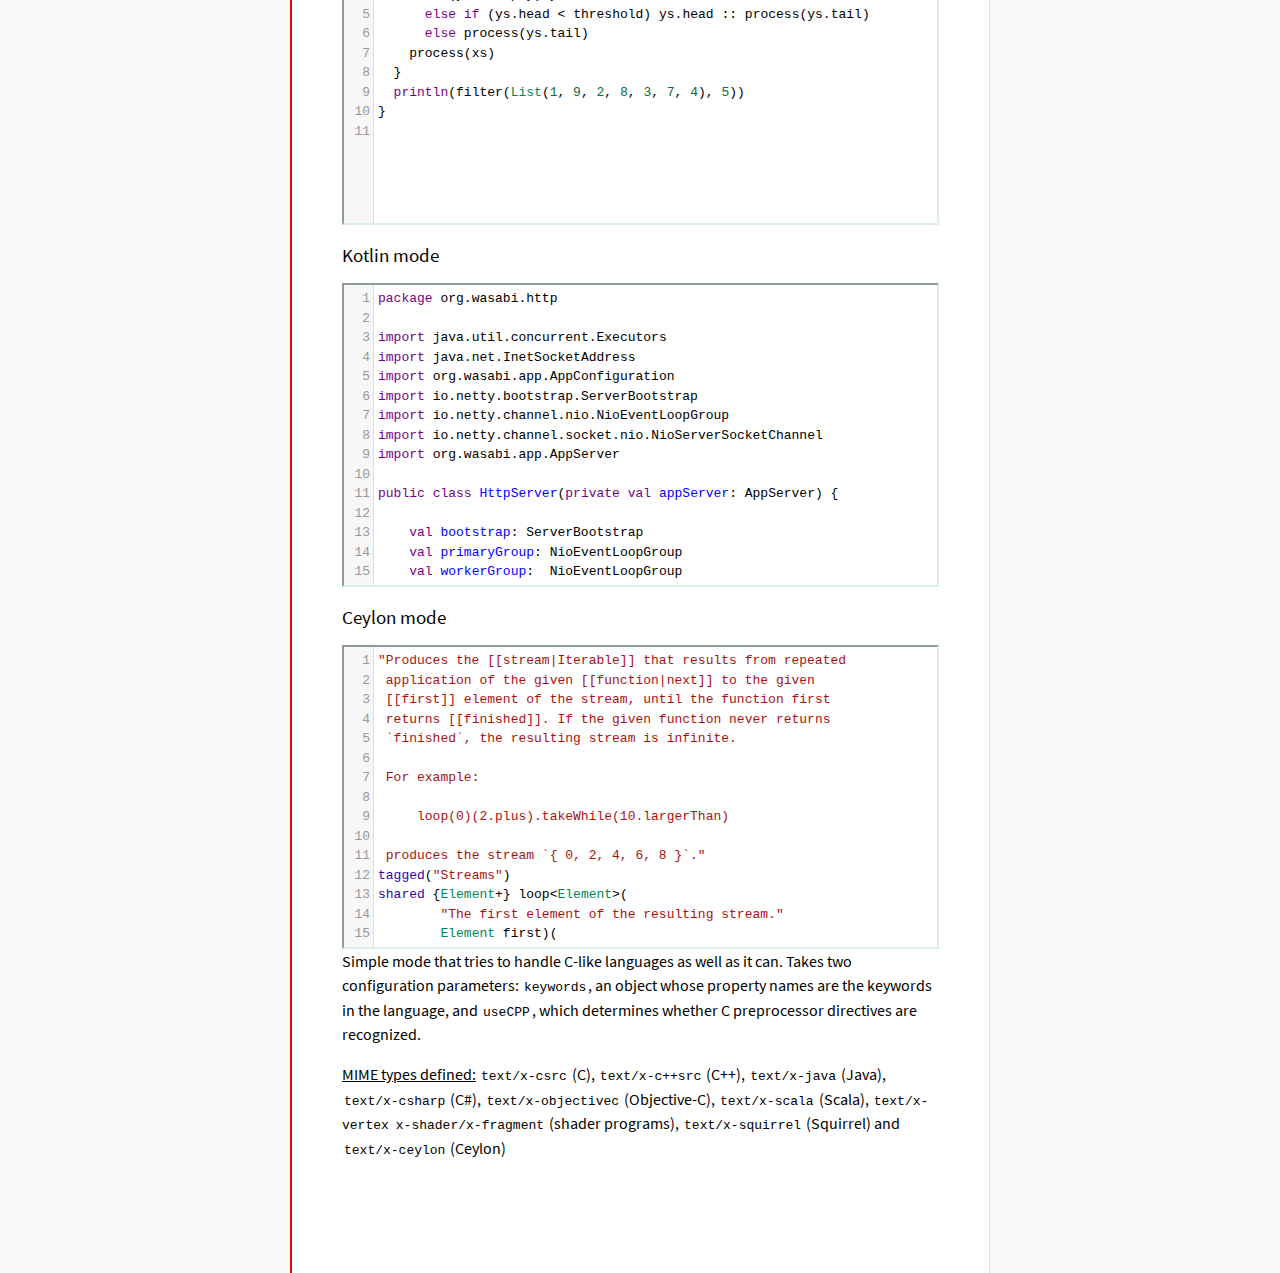
<file: static/codemirror-5.65.3/mode/clike/index.html>
<!doctype html>

<title>CodeMirror: C-like mode</title>
<meta charset="utf-8"/>
<link rel=stylesheet href="../../doc/docs.css">

<link rel="stylesheet" href="../../lib/codemirror.css">
<script src="../../lib/codemirror.js"></script>
<script src="../../addon/edit/matchbrackets.js"></script>
<link rel="stylesheet" href="../../addon/hint/show-hint.css">
<script src="../../addon/hint/show-hint.js"></script>
<script src="clike.js"></script>
<style>.CodeMirror {border: 2px inset #dee;}</style>
<div id=nav>
  <a href="https://codemirror.net"><h1>CodeMirror</h1><img id=logo src="../../doc/logo.png" alt=""></a>

  <ul>
    <li><a href="../../index.html">Home</a>
    <li><a href="../../doc/manual.html">Manual</a>
    <li><a href="https://github.com/codemirror/codemirror">Code</a>
  </ul>
  <ul>
    <li><a href="../index.html">Language modes</a>
    <li><a class=active href="#">C-like</a>
  </ul>
</div>

<article>
<h2>C-like mode</h2>

<div><textarea id="c-code">
/* C demo code */

#include <zmq.h>
#include <pthread.h>
#include <semaphore.h>
#include <time.h>
#include <stdio.h>
#include <fcntl.h>
#include <malloc.h>

typedef struct {
  void* arg_socket;
  zmq_msg_t* arg_msg;
  char* arg_string;
  unsigned long arg_len;
  int arg_int, arg_command;

  int signal_fd;
  int pad;
  void* context;
  sem_t sem;
} acl_zmq_context;

#define p(X) (context->arg_##X)

void* zmq_thread(void* context_pointer) {
  acl_zmq_context* context = (acl_zmq_context*)context_pointer;
  char ok = 'K', err = 'X';
  int res;

  while (1) {
    while ((res = sem_wait(&amp;context->sem)) == EINTR);
    if (res) {write(context->signal_fd, &amp;err, 1); goto cleanup;}
    switch(p(command)) {
    case 0: goto cleanup;
    case 1: p(socket) = zmq_socket(context->context, p(int)); break;
    case 2: p(int) = zmq_close(p(socket)); break;
    case 3: p(int) = zmq_bind(p(socket), p(string)); break;
    case 4: p(int) = zmq_connect(p(socket), p(string)); break;
    case 5: p(int) = zmq_getsockopt(p(socket), p(int), (void*)p(string), &amp;p(len)); break;
    case 6: p(int) = zmq_setsockopt(p(socket), p(int), (void*)p(string), p(len)); break;
    case 7: p(int) = zmq_send(p(socket), p(msg), p(int)); break;
    case 8: p(int) = zmq_recv(p(socket), p(msg), p(int)); break;
    case 9: p(int) = zmq_poll(p(socket), p(int), p(len)); break;
    }
    p(command) = errno;
    write(context->signal_fd, &amp;ok, 1);
  }
 cleanup:
  close(context->signal_fd);
  free(context_pointer);
  return 0;
}

void* zmq_thread_init(void* zmq_context, int signal_fd) {
  acl_zmq_context* context = malloc(sizeof(acl_zmq_context));
  pthread_t thread;

  context->context = zmq_context;
  context->signal_fd = signal_fd;
  sem_init(&amp;context->sem, 1, 0);
  pthread_create(&amp;thread, 0, &amp;zmq_thread, context);
  pthread_detach(thread);
  return context;
}
</textarea></div>

<h2>C++ example</h2>

<div><textarea id="cpp-code">
#include <iostream>
#include "mystuff/util.h"

namespace {
enum Enum {
  VAL1, VAL2, VAL3
};

char32_t unicode_string = U"\U0010FFFF";
string raw_string = R"delim(anything
you
want)delim";

int Helper(const MyType& param) {
  return 0;
}
} // namespace

class ForwardDec;

template <class T, class V>
class Class : public BaseClass {
  const MyType<T, V> member_;

 public:
  const MyType<T, V>& Method() const {
    return member_;
  }

  void Method2(MyType<T, V>* value);
}

template <class T, class V>
void Class::Method2(MyType<T, V>* value) {
  std::out << 1 >> method();
  value->Method3(member_);
  member_ = value;
}
</textarea></div>

<h2>Objective-C example</h2>

<div><textarea id="objectivec-code">
/*
This is a longer comment
That spans two lines
*/

#import "MyClass.h"
#import <AFramework/AFramework.h>
@import BFrameworkModule;

NS_ENUM(SomeValues) {
  aValue = 1;
};

// A Class Extension with some properties
@interface MyClass ()<AProtocol>
@property(atomic, readwrite, assign) NSInteger anInt;
@property(nonatomic, strong, nullable) NSString *aString;
@end

@implementation YourAppDelegate

- (instancetype)initWithString:(NSString *)aStringVar {
  if ((self = [super init])) {
    aString = aStringVar;
  }
  return self;
}

- (BOOL)doSomething:(float)progress {
  NSString *myString = @"This is a ObjC string %f ";
  myString = [[NSString stringWithFormat:myString, progress] stringByAppendingString:self.aString];
  return myString.length > 100 ? NO : YES;
}

@end
</textarea></div>

<h2>Java example</h2>

<div><textarea id="java-code">
import com.demo.util.MyType;
import com.demo.util.MyInterface;

public enum Enum {
  VAL1, VAL2, VAL3
}

public class Class<T, V> implements MyInterface {
  public static final MyType<T, V> member;
  
  private class InnerClass {
    public int zero() {
      return 0;
    }
  }

  @Override
  public MyType method() {
    return member;
  }

  public void method2(MyType<T, V> value) {
    method();
    value.method3();
    member = value;
  }
}
</textarea></div>

<h2>Scala example</h2>

<div><textarea id="scala-code">
object FilterTest extends App {
  def filter(xs: List[Int], threshold: Int) = {
    def process(ys: List[Int]): List[Int] =
      if (ys.isEmpty) ys
      else if (ys.head < threshold) ys.head :: process(ys.tail)
      else process(ys.tail)
    process(xs)
  }
  println(filter(List(1, 9, 2, 8, 3, 7, 4), 5))
}
</textarea></div>

<h2>Kotlin mode</h2>

<div><textarea id="kotlin-code">
package org.wasabi.http

import java.util.concurrent.Executors
import java.net.InetSocketAddress
import org.wasabi.app.AppConfiguration
import io.netty.bootstrap.ServerBootstrap
import io.netty.channel.nio.NioEventLoopGroup
import io.netty.channel.socket.nio.NioServerSocketChannel
import org.wasabi.app.AppServer

public class HttpServer(private val appServer: AppServer) {

    val bootstrap: ServerBootstrap
    val primaryGroup: NioEventLoopGroup
    val workerGroup:  NioEventLoopGroup

    init {
        // Define worker groups
        primaryGroup = NioEventLoopGroup()
        workerGroup = NioEventLoopGroup()

        // Initialize bootstrap of server
        bootstrap = ServerBootstrap()

        bootstrap.group(primaryGroup, workerGroup)
        bootstrap.channel(javaClass<NioServerSocketChannel>())
        bootstrap.childHandler(NettyPipelineInitializer(appServer))
    }

    public fun start(wait: Boolean = true) {
        val channel = bootstrap.bind(appServer.configuration.port)?.sync()?.channel()

        if (wait) {
            channel?.closeFuture()?.sync()
        }
    }

    public fun stop() {
        // Shutdown all event loops
        primaryGroup.shutdownGracefully()
        workerGroup.shutdownGracefully()

        // Wait till all threads are terminated
        primaryGroup.terminationFuture().sync()
        workerGroup.terminationFuture().sync()
    }
}
</textarea></div>

<h2>Ceylon mode</h2>

<div><textarea id="ceylon-code">
"Produces the [[stream|Iterable]] that results from repeated
 application of the given [[function|next]] to the given
 [[first]] element of the stream, until the function first
 returns [[finished]]. If the given function never returns 
 `finished`, the resulting stream is infinite.

 For example:

     loop(0)(2.plus).takeWhile(10.largerThan)

 produces the stream `{ 0, 2, 4, 6, 8 }`."
tagged("Streams")
shared {Element+} loop&lt;Element&gt;(
        "The first element of the resulting stream."
        Element first)(
        "The function that produces the next element of the
         stream, given the current element. The function may
         return [[finished]] to indicate the end of the 
         stream."
        Element|Finished next(Element element))
    =&gt; let (start = first)
    object satisfies {Element+} {
        first =&gt; start;
        empty =&gt; false;
        function nextElement(Element element)
                =&gt; next(element);
        iterator()
                =&gt; object satisfies Iterator&lt;Element&gt; {
            variable Element|Finished current = start;
            shared actual Element|Finished next() {
                if (!is Finished result = current) {
                    current = nextElement(result);
                    return result;
                }
                else {
                    return finished;
                }
            }
        };
    };
</textarea></div>

    <script>
      var cEditor = CodeMirror.fromTextArea(document.getElementById("c-code"), {
        lineNumbers: true,
        matchBrackets: true,
        mode: "text/x-csrc"
      });
      var cppEditor = CodeMirror.fromTextArea(document.getElementById("cpp-code"), {
        lineNumbers: true,
        matchBrackets: true,
        mode: "text/x-c++src"
      });
      var javaEditor = CodeMirror.fromTextArea(document.getElementById("java-code"), {
        lineNumbers: true,
        matchBrackets: true,
        mode: "text/x-java"
      });
      var objectivecEditor = CodeMirror.fromTextArea(document.getElementById("objectivec-code"), {
        lineNumbers: true,
        matchBrackets: true,
        mode: "text/x-objectivec"
      });
      var scalaEditor = CodeMirror.fromTextArea(document.getElementById("scala-code"), {
        lineNumbers: true,
        matchBrackets: true,
        mode: "text/x-scala"
      });
      var kotlinEditor = CodeMirror.fromTextArea(document.getElementById("kotlin-code"), {
          lineNumbers: true,
          matchBrackets: true,
          mode: "text/x-kotlin"
      });
      var ceylonEditor = CodeMirror.fromTextArea(document.getElementById("ceylon-code"), {
          lineNumbers: true,
          matchBrackets: true,
          mode: "text/x-ceylon"
      });
      var mac = CodeMirror.keyMap.default == CodeMirror.keyMap.macDefault;
      CodeMirror.keyMap.default[(mac ? "Cmd" : "Ctrl") + "-Space"] = "autocomplete";
    </script>

    <p>Simple mode that tries to handle C-like languages as well as it
    can. Takes two configuration parameters: <code>keywords</code>, an
    object whose property names are the keywords in the language,
    and <code>useCPP</code>, which determines whether C preprocessor
    directives are recognized.</p>

    <p><strong>MIME types defined:</strong> <code>text/x-csrc</code>
    (C), <code>text/x-c++src</code> (C++), <code>text/x-java</code>
    (Java), <code>text/x-csharp</code> (C#),
    <code>text/x-objectivec</code> (Objective-C),
    <code>text/x-scala</code> (Scala), <code>text/x-vertex</code>
    <code>x-shader/x-fragment</code> (shader programs),
    <code>text/x-squirrel</code> (Squirrel) and
    <code>text/x-ceylon</code> (Ceylon)</p>
</article>
</file>
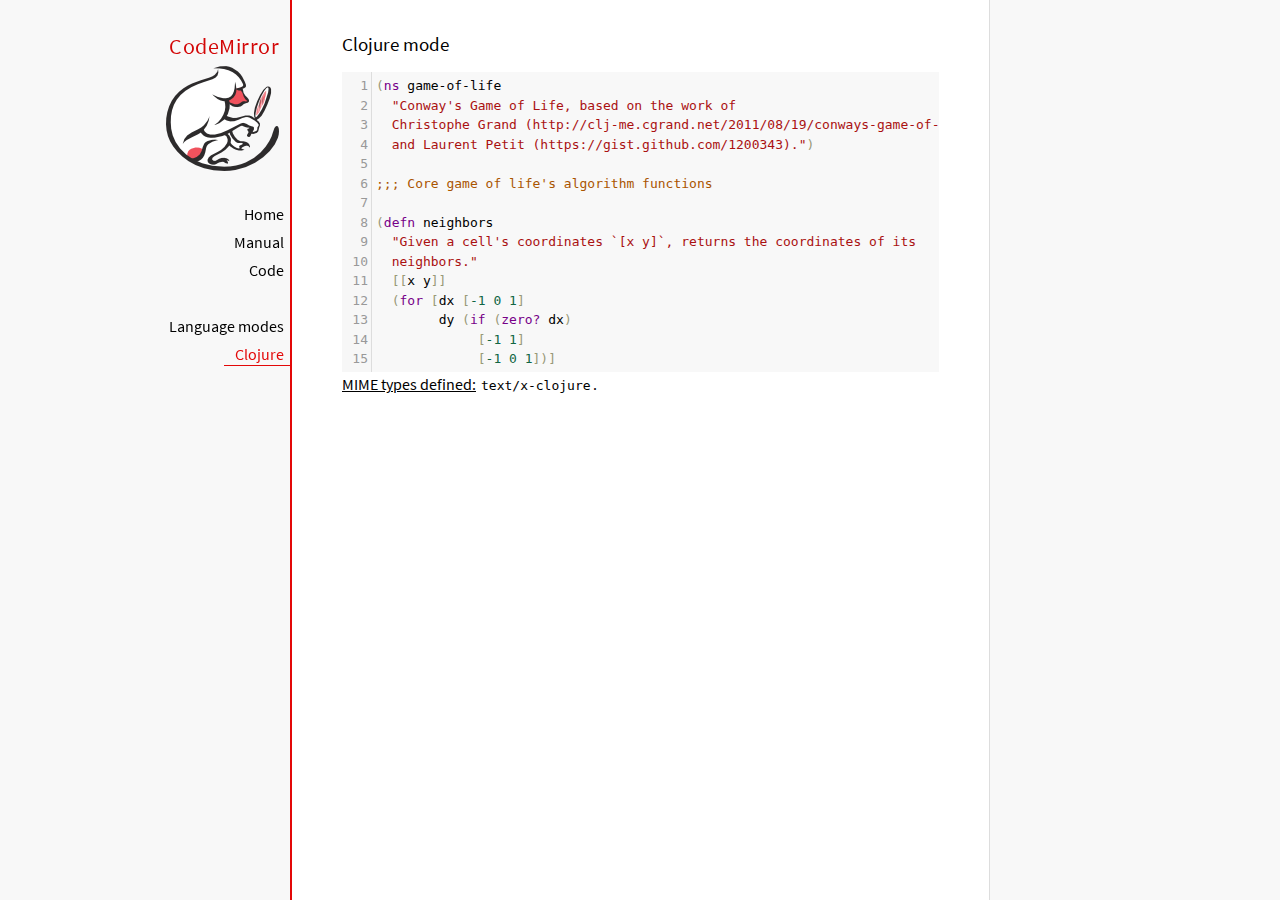
<file: static/codemirror-5.65.3/mode/clojure/index.html>
<!doctype html>

<title>CodeMirror: Clojure mode</title>
<meta charset="utf-8"/>
<link rel=stylesheet href="../../doc/docs.css">

<link rel="stylesheet" href="../../lib/codemirror.css">
<script src="../../lib/codemirror.js"></script>
<script src="../../addon/edit/closebrackets.js"></script>
<script src="../../addon/edit/matchbrackets.js"></script>
<script src="clojure.js"></script>
<style>.CodeMirror {background: #f8f8f8;}</style>
<div id=nav>
  <a href="https://codemirror.net"><h1>CodeMirror</h1><img id=logo src="../../doc/logo.png" alt=""></a>

  <ul>
    <li><a href="../../index.html">Home</a>
    <li><a href="../../doc/manual.html">Manual</a>
    <li><a href="https://github.com/codemirror/codemirror">Code</a>
  </ul>
  <ul>
    <li><a href="../index.html">Language modes</a>
    <li><a class=active href="#">Clojure</a>
  </ul>
</div>

<article>
<h2>Clojure mode</h2>
<form><textarea id="code" name="code">
(ns game-of-life
  "Conway's Game of Life, based on the work of
  Christophe Grand (http://clj-me.cgrand.net/2011/08/19/conways-game-of-life)
  and Laurent Petit (https://gist.github.com/1200343).")

;;; Core game of life's algorithm functions

(defn neighbors
  "Given a cell's coordinates `[x y]`, returns the coordinates of its
  neighbors."
  [[x y]]
  (for [dx [-1 0 1]
        dy (if (zero? dx)
             [-1 1]
             [-1 0 1])]
    [(+ dx x) (+ dy y)]))

(defn step
  "Given a set of living `cells`, computes the new set of living cells."
  [cells]
  (set (for [[cell n] (frequencies (mapcat neighbors cells))
             :when (or (= n 3)
                       (and (= n 2)
                            (cells cell)))]
         cell)))

;;; Utility methods for displaying game on a text terminal

(defn print-grid
  "Prints a `grid` of `w` columns and `h` rows, on *out*, representing a
  step in the game."
  [grid w h]
  (doseq [x (range (inc w))
          y (range (inc h))]
    (when (= y 0) (println))
    (print (if (grid [x y])
             "[X]"
             " . "))))

(defn print-grids
  "Prints a sequence of `grids` of `w` columns and `h` rows on *out*,
  representing several steps."
  [grids w h]
  (doseq [grid grids]
    (print-grid grid w h)
    (println)))

;;; Launches an example grid

(def grid
  "`grid` represents the initial set of living cells"
  #{[2 1] [2 2] [2 3]})

(print-grids (take 3 (iterate step grid)) 5 5)</textarea></form>
    <script>
      var editor = CodeMirror.fromTextArea(document.getElementById("code"), {
          autoCloseBrackets: true,
          lineNumbers: true,
          matchBrackets: true,
          mode: 'text/x-clojure'
      });
    </script>

    <p><strong>MIME types defined:</strong> <code>text/x-clojure</code>.</p>

  </article>
</file>
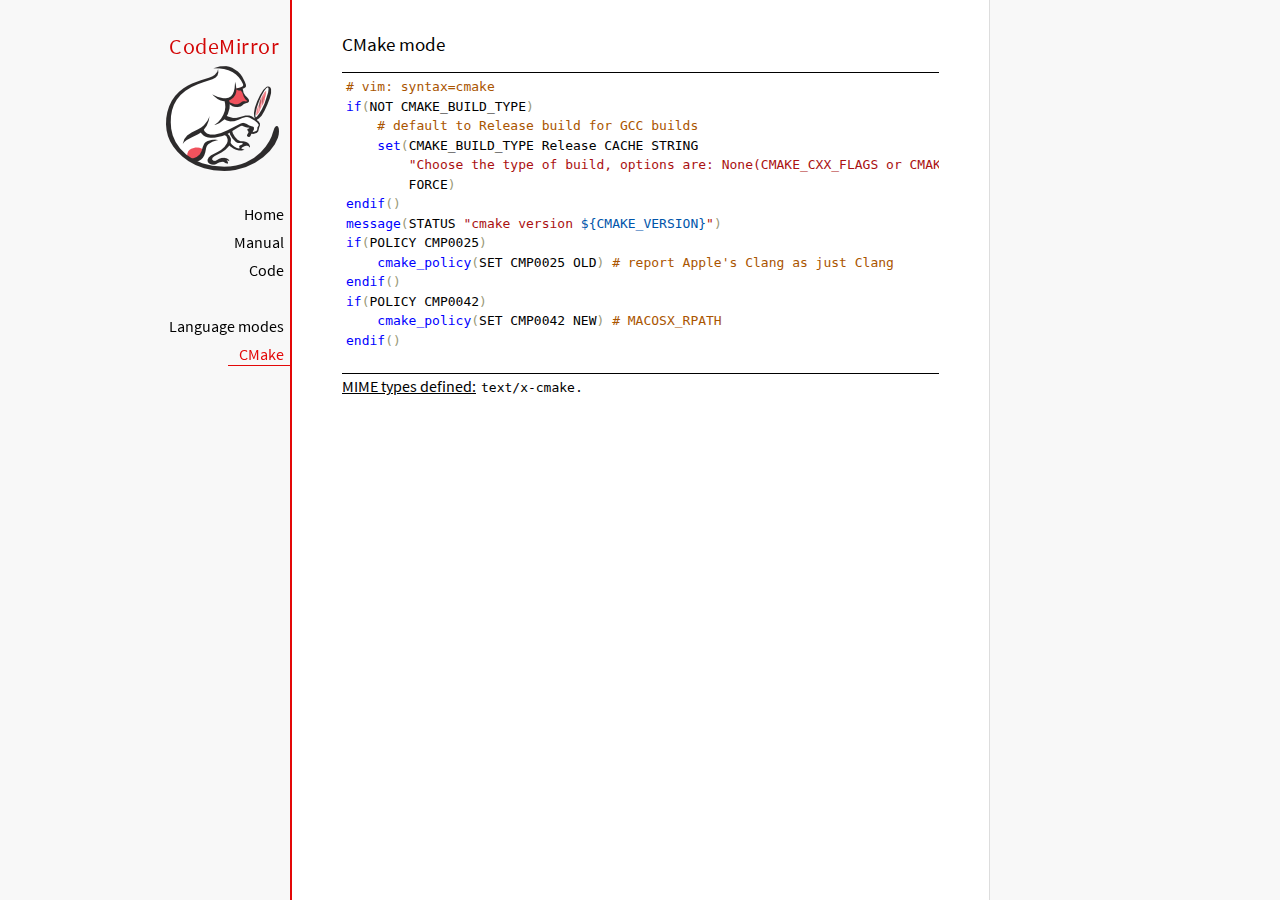
<file: static/codemirror-5.65.3/mode/cmake/index.html>
<!doctype html>

<title>CodeMirror: CMake mode</title>
<meta charset="utf-8"/>
<link rel=stylesheet href="../../doc/docs.css">

<link rel="stylesheet" href="../../lib/codemirror.css">
<script src="../../lib/codemirror.js"></script>
<script src="../../addon/edit/matchbrackets.js"></script>
<script src="cmake.js"></script>
<style>
      .CodeMirror {border-top: 1px solid black; border-bottom: 1px solid black;}
      .cm-s-default span.cm-arrow { color: red; }
    </style>
<div id=nav>
  <a href="https://codemirror.net"><h1>CodeMirror</h1><img id=logo src="../../doc/logo.png" alt=""></a>

  <ul>
    <li><a href="../../index.html">Home</a>
    <li><a href="../../doc/manual.html">Manual</a>
    <li><a href="https://github.com/codemirror/codemirror">Code</a>
  </ul>
  <ul>
    <li><a href="../index.html">Language modes</a>
    <li><a class=active href="#">CMake</a>
  </ul>
</div>

<article>
<h2>CMake mode</h2>
<form><textarea id="code" name="code">
# vim: syntax=cmake
if(NOT CMAKE_BUILD_TYPE)
    # default to Release build for GCC builds
    set(CMAKE_BUILD_TYPE Release CACHE STRING
        "Choose the type of build, options are: None(CMAKE_CXX_FLAGS or CMAKE_C_FLAGS used) Debug Release RelWithDebInfo MinSizeRel."
        FORCE)
endif()
message(STATUS "cmake version ${CMAKE_VERSION}")
if(POLICY CMP0025)
    cmake_policy(SET CMP0025 OLD) # report Apple's Clang as just Clang
endif()
if(POLICY CMP0042)
    cmake_policy(SET CMP0042 NEW) # MACOSX_RPATH
endif()

project (x265)
cmake_minimum_required (VERSION 2.8.8) # OBJECT libraries require 2.8.8
include(CheckIncludeFiles)
include(CheckFunctionExists)
include(CheckSymbolExists)
include(CheckCXXCompilerFlag)

# X265_BUILD must be incremented each time the public API is changed
set(X265_BUILD 48)
configure_file("${PROJECT_SOURCE_DIR}/x265.def.in"
               "${PROJECT_BINARY_DIR}/x265.def")
configure_file("${PROJECT_SOURCE_DIR}/x265_config.h.in"
               "${PROJECT_BINARY_DIR}/x265_config.h")

SET(CMAKE_MODULE_PATH "${PROJECT_SOURCE_DIR}/cmake" "${CMAKE_MODULE_PATH}")

# System architecture detection
string(TOLOWER "${CMAKE_SYSTEM_PROCESSOR}" SYSPROC)
set(X86_ALIASES x86 i386 i686 x86_64 amd64)
list(FIND X86_ALIASES "${SYSPROC}" X86MATCH)
if("${SYSPROC}" STREQUAL "" OR X86MATCH GREATER "-1")
    message(STATUS "Detected x86 target processor")
    set(X86 1)
    add_definitions(-DX265_ARCH_X86=1)
    if("${CMAKE_SIZEOF_VOID_P}" MATCHES 8)
        set(X64 1)
        add_definitions(-DX86_64=1)
    endif()
elseif(${SYSPROC} STREQUAL "armv6l")
    message(STATUS "Detected ARM target processor")
    set(ARM 1)
    add_definitions(-DX265_ARCH_ARM=1 -DHAVE_ARMV6=1)
else()
    message(STATUS "CMAKE_SYSTEM_PROCESSOR value `${CMAKE_SYSTEM_PROCESSOR}` is unknown")
    message(STATUS "Please add this value near ${CMAKE_CURRENT_LIST_FILE}:${CMAKE_CURRENT_LIST_LINE}")
endif()

if(UNIX)
    list(APPEND PLATFORM_LIBS pthread)
    find_library(LIBRT rt)
    if(LIBRT)
        list(APPEND PLATFORM_LIBS rt)
    endif()
    find_package(Numa)
    if(NUMA_FOUND)
        list(APPEND CMAKE_REQUIRED_LIBRARIES ${NUMA_LIBRARY})
        check_symbol_exists(numa_node_of_cpu numa.h NUMA_V2)
        if(NUMA_V2)
            add_definitions(-DHAVE_LIBNUMA)
            message(STATUS "libnuma found, building with support for NUMA nodes")
            list(APPEND PLATFORM_LIBS ${NUMA_LIBRARY})
            link_directories(${NUMA_LIBRARY_DIR})
            include_directories(${NUMA_INCLUDE_DIR})
        endif()
    endif()
    mark_as_advanced(LIBRT NUMA_FOUND)
endif(UNIX)

if(X64 AND NOT WIN32)
    option(ENABLE_PIC "Enable Position Independent Code" ON)
else()
    option(ENABLE_PIC "Enable Position Independent Code" OFF)
endif(X64 AND NOT WIN32)

# Compiler detection
if(CMAKE_GENERATOR STREQUAL "Xcode")
  set(XCODE 1)
endif()
if (APPLE)
  add_definitions(-DMACOS)
endif()
</textarea></form>
    <script>
      var editor = CodeMirror.fromTextArea(document.getElementById("code"), {
        mode: "text/x-cmake",
        matchBrackets: true,
        indentUnit: 4
      });
    </script>

    <p><strong>MIME types defined:</strong> <code>text/x-cmake</code>.</p>

  </article>
</file>
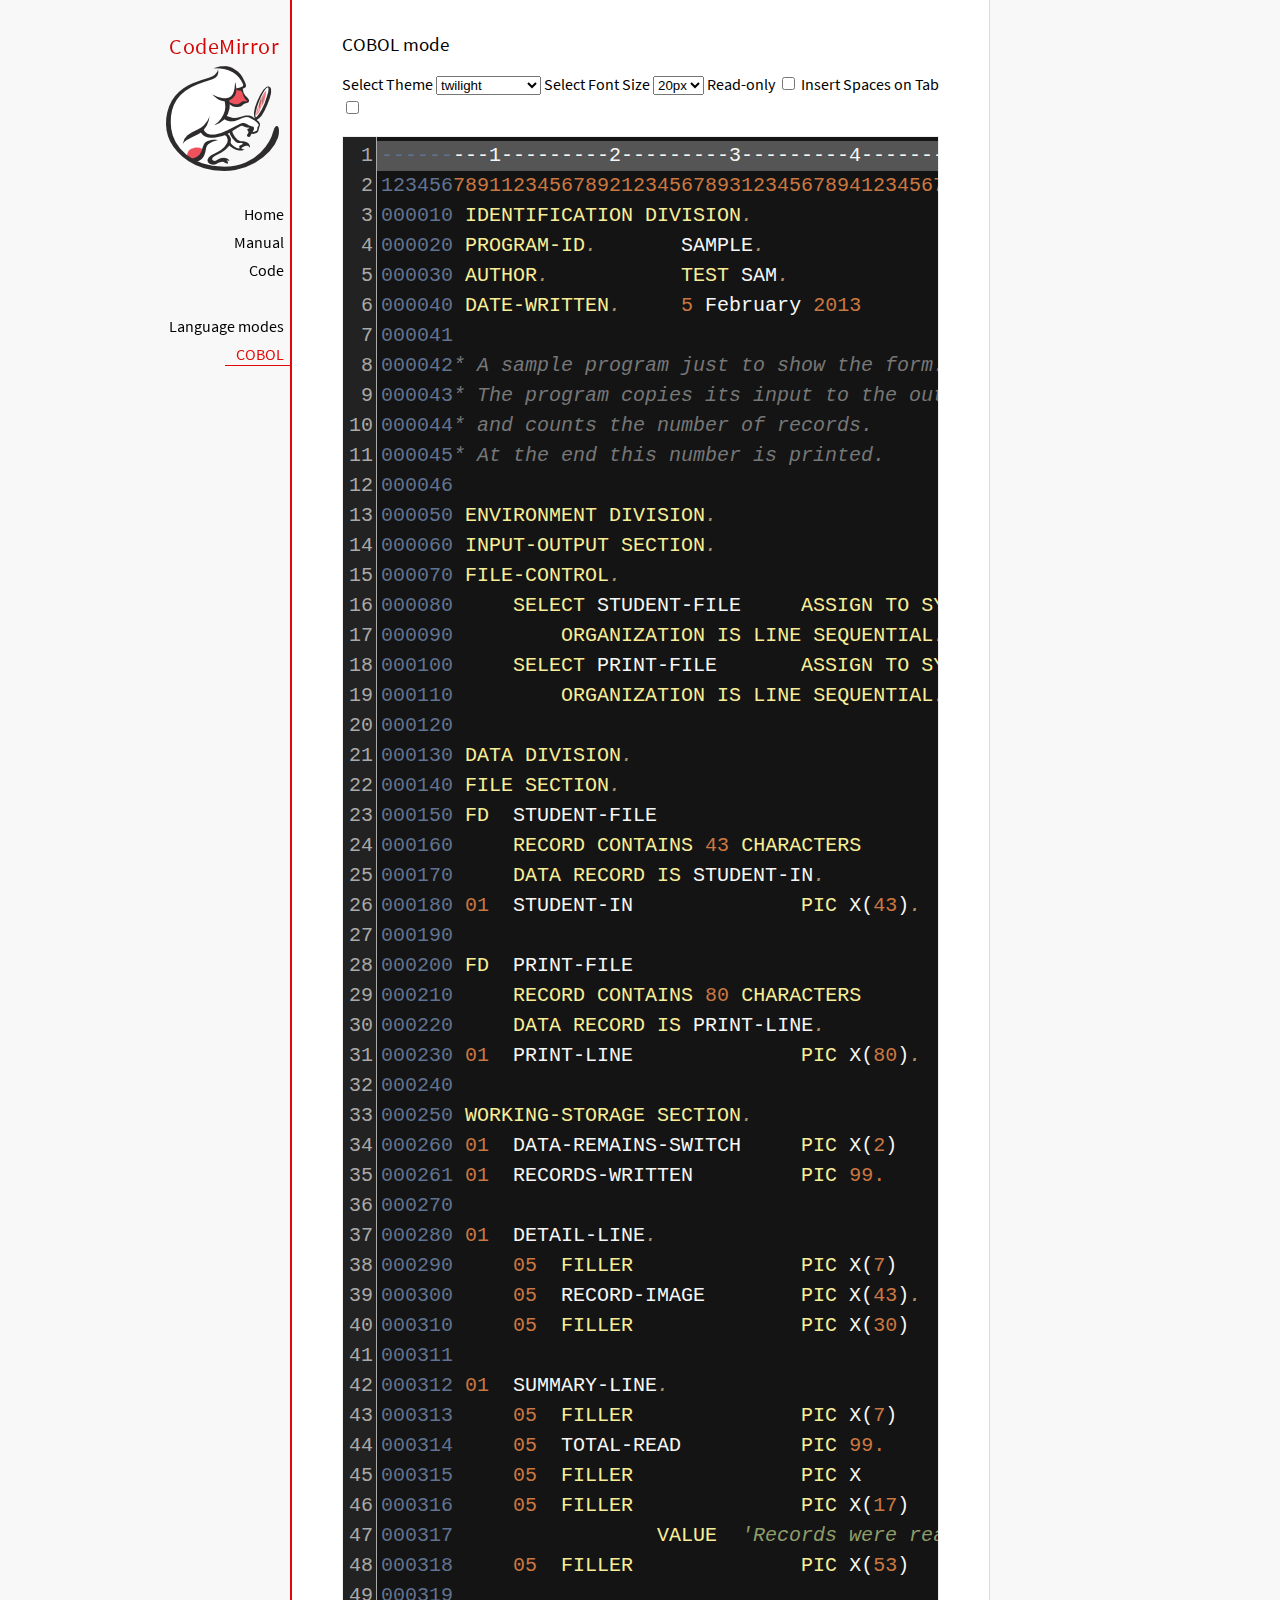
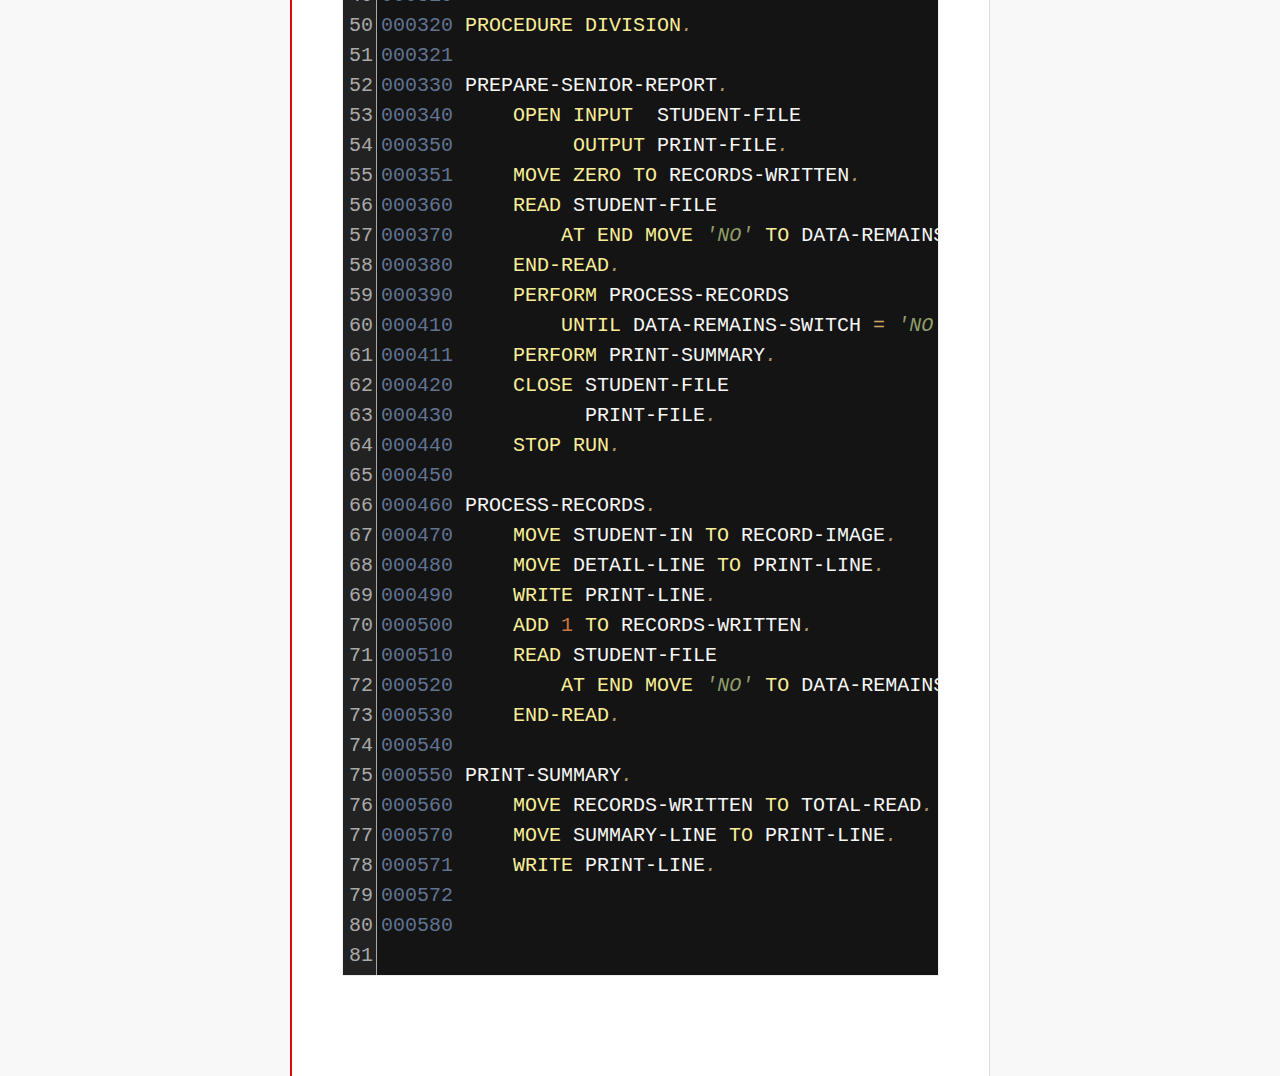
<file: static/codemirror-5.65.3/mode/cobol/index.html>
<!doctype html>

<title>CodeMirror: COBOL mode</title>
<meta charset="utf-8"/>
<link rel=stylesheet href="../../doc/docs.css">

<link rel="stylesheet" href="../../lib/codemirror.css">
<link rel="stylesheet" href="../../theme/neat.css">
<link rel="stylesheet" href="../../theme/elegant.css">
<link rel="stylesheet" href="../../theme/erlang-dark.css">
<link rel="stylesheet" href="../../theme/night.css">
<link rel="stylesheet" href="../../theme/monokai.css">
<link rel="stylesheet" href="../../theme/cobalt.css">
<link rel="stylesheet" href="../../theme/eclipse.css">
<link rel="stylesheet" href="../../theme/rubyblue.css">
<link rel="stylesheet" href="../../theme/lesser-dark.css">
<link rel="stylesheet" href="../../theme/xq-dark.css">
<link rel="stylesheet" href="../../theme/xq-light.css">
<link rel="stylesheet" href="../../theme/ambiance.css">
<link rel="stylesheet" href="../../theme/blackboard.css">
<link rel="stylesheet" href="../../theme/vibrant-ink.css">
<link rel="stylesheet" href="../../theme/solarized.css">
<link rel="stylesheet" href="../../theme/twilight.css">
<link rel="stylesheet" href="../../theme/midnight.css">
<link rel="stylesheet" href="../../addon/dialog/dialog.css">
<script src="../../lib/codemirror.js"></script>
<script src="../../addon/edit/matchbrackets.js"></script>
<script src="cobol.js"></script>
<script src="../../addon/selection/active-line.js"></script>
<script src="../../addon/search/search.js"></script>
<script src="../../addon/dialog/dialog.js"></script>
<script src="../../addon/search/searchcursor.js"></script>
<style>
        .CodeMirror {
          border: 1px solid #eee;
          font-size : 20px;
          height : auto !important;
        }
        .CodeMirror-activeline-background {background: #555555 !important;}
    </style>
<div id=nav>
  <a href="https://codemirror.net"><h1>CodeMirror</h1><img id=logo src="../../doc/logo.png" alt=""></a>

  <ul>
    <li><a href="../../index.html">Home</a>
    <li><a href="../../doc/manual.html">Manual</a>
    <li><a href="https://github.com/codemirror/codemirror">Code</a>
  </ul>
  <ul>
    <li><a href="../index.html">Language modes</a>
    <li><a class=active href="#">COBOL</a>
  </ul>
</div>

<article>
<h2>COBOL mode</h2>

    <p> Select Theme <select onchange="selectTheme()" id="selectTheme">
        <option>default</option>
        <option>ambiance</option>
        <option>blackboard</option>
        <option>cobalt</option>
        <option>eclipse</option>
        <option>elegant</option>
        <option>erlang-dark</option>
        <option>lesser-dark</option>
        <option>midnight</option>
        <option>monokai</option>
        <option>neat</option>
        <option>night</option>
        <option>rubyblue</option>
        <option>solarized dark</option>
        <option>solarized light</option>
        <option selected>twilight</option>
        <option>vibrant-ink</option>
        <option>xq-dark</option>
        <option>xq-light</option>
    </select>    Select Font Size <select onchange="selectFontsize()" id="selectFontSize">
          <option value="13px">13px</option>
          <option value="14px">14px</option>
          <option value="16px">16px</option>
          <option value="18px">18px</option>
          <option value="20px" selected="selected">20px</option>
          <option value="24px">24px</option>
          <option value="26px">26px</option>
          <option value="28px">28px</option>
          <option value="30px">30px</option>
          <option value="32px">32px</option>
          <option value="34px">34px</option>
          <option value="36px">36px</option>
        </select>
<label for="checkBoxReadOnly">Read-only</label>
<input type="checkbox" id="checkBoxReadOnly" onchange="selectReadOnly()">
<label for="id_tabToIndentSpace">Insert Spaces on Tab</label>
<input type="checkbox" id="id_tabToIndentSpace" onchange="tabToIndentSpace()">
</p>
<textarea id="code" name="code">
---------1---------2---------3---------4---------5---------6---------7---------8
12345678911234567892123456789312345678941234567895123456789612345678971234567898
000010 IDENTIFICATION DIVISION.                                        MODTGHERE
000020 PROGRAM-ID.       SAMPLE.
000030 AUTHOR.           TEST SAM. 
000040 DATE-WRITTEN.     5 February 2013
000041
000042* A sample program just to show the form.
000043* The program copies its input to the output,
000044* and counts the number of records.
000045* At the end this number is printed.
000046
000050 ENVIRONMENT DIVISION.
000060 INPUT-OUTPUT SECTION.
000070 FILE-CONTROL.
000080     SELECT STUDENT-FILE     ASSIGN TO SYSIN
000090         ORGANIZATION IS LINE SEQUENTIAL.
000100     SELECT PRINT-FILE       ASSIGN TO SYSOUT
000110         ORGANIZATION IS LINE SEQUENTIAL.
000120
000130 DATA DIVISION.
000140 FILE SECTION.
000150 FD  STUDENT-FILE
000160     RECORD CONTAINS 43 CHARACTERS
000170     DATA RECORD IS STUDENT-IN.
000180 01  STUDENT-IN              PIC X(43).
000190
000200 FD  PRINT-FILE
000210     RECORD CONTAINS 80 CHARACTERS
000220     DATA RECORD IS PRINT-LINE.
000230 01  PRINT-LINE              PIC X(80).
000240
000250 WORKING-STORAGE SECTION.
000260 01  DATA-REMAINS-SWITCH     PIC X(2)      VALUE SPACES.
000261 01  RECORDS-WRITTEN         PIC 99.
000270
000280 01  DETAIL-LINE.
000290     05  FILLER              PIC X(7)      VALUE SPACES.
000300     05  RECORD-IMAGE        PIC X(43).
000310     05  FILLER              PIC X(30)     VALUE SPACES.
000311 
000312 01  SUMMARY-LINE.
000313     05  FILLER              PIC X(7)      VALUE SPACES.
000314     05  TOTAL-READ          PIC 99.
000315     05  FILLER              PIC X         VALUE SPACE.
000316     05  FILLER              PIC X(17)     
000317                 VALUE  'Records were read'.
000318     05  FILLER              PIC X(53)     VALUE SPACES.
000319
000320 PROCEDURE DIVISION.
000321
000330 PREPARE-SENIOR-REPORT.
000340     OPEN INPUT  STUDENT-FILE
000350          OUTPUT PRINT-FILE.
000351     MOVE ZERO TO RECORDS-WRITTEN.
000360     READ STUDENT-FILE
000370         AT END MOVE 'NO' TO DATA-REMAINS-SWITCH
000380     END-READ.
000390     PERFORM PROCESS-RECORDS
000410         UNTIL DATA-REMAINS-SWITCH = 'NO'.
000411     PERFORM PRINT-SUMMARY.
000420     CLOSE STUDENT-FILE
000430           PRINT-FILE.
000440     STOP RUN.
000450
000460 PROCESS-RECORDS.
000470     MOVE STUDENT-IN TO RECORD-IMAGE.
000480     MOVE DETAIL-LINE TO PRINT-LINE.
000490     WRITE PRINT-LINE.
000500     ADD 1 TO RECORDS-WRITTEN.
000510     READ STUDENT-FILE
000520         AT END MOVE 'NO' TO DATA-REMAINS-SWITCH
000530     END-READ. 
000540
000550 PRINT-SUMMARY.
000560     MOVE RECORDS-WRITTEN TO TOTAL-READ.
000570     MOVE SUMMARY-LINE TO PRINT-LINE.
000571     WRITE PRINT-LINE. 
000572
000580
</textarea>
    <script>
      var editor = CodeMirror.fromTextArea(document.getElementById("code"), {
        lineNumbers: true,
        matchBrackets: true,
        mode: "text/x-cobol",
        theme : "twilight",
        styleActiveLine: true,
        showCursorWhenSelecting : true,  
      });
      function selectTheme() {
        var themeInput = document.getElementById("selectTheme");
        var theme = themeInput.options[themeInput.selectedIndex].innerHTML;
        editor.setOption("theme", theme);
      }
      function selectFontsize() {
        var fontSizeInput = document.getElementById("selectFontSize");
        var fontSize = fontSizeInput.options[fontSizeInput.selectedIndex].innerHTML;
        editor.getWrapperElement().style.fontSize = fontSize;
        editor.refresh();
      }
      function selectReadOnly() {
        editor.setOption("readOnly", document.getElementById("checkBoxReadOnly").checked);
      }
      function tabToIndentSpace() {
        if (document.getElementById("id_tabToIndentSpace").checked) {
            editor.setOption("extraKeys", {Tab: function(cm) { cm.replaceSelection("    ", "end"); }});
        } else {
            editor.setOption("extraKeys", {Tab: function(cm) { cm.replaceSelection("    ", "end"); }});
        }
      }
    </script>
  </article>
</file>
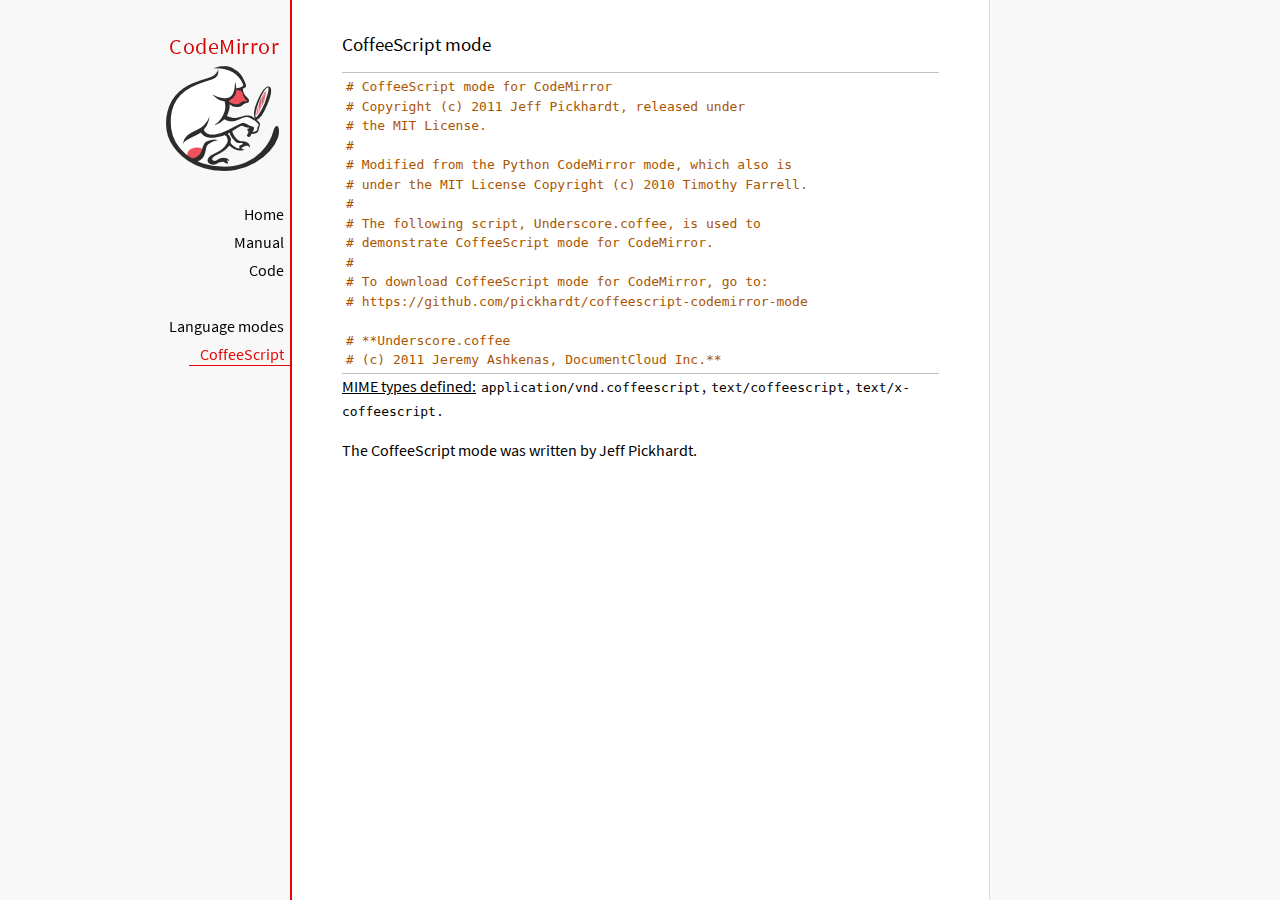
<file: static/codemirror-5.65.3/mode/coffeescript/index.html>
<!doctype html>

<title>CodeMirror: CoffeeScript mode</title>
<meta charset="utf-8"/>
<link rel=stylesheet href="../../doc/docs.css">

<link rel="stylesheet" href="../../lib/codemirror.css">
<script src="../../lib/codemirror.js"></script>
<script src="coffeescript.js"></script>
<style>.CodeMirror {border-top: 1px solid silver; border-bottom: 1px solid silver;}</style>
<div id=nav>
  <a href="https://codemirror.net"><h1>CodeMirror</h1><img id=logo src="../../doc/logo.png" alt=""></a>

  <ul>
    <li><a href="../../index.html">Home</a>
    <li><a href="../../doc/manual.html">Manual</a>
    <li><a href="https://github.com/codemirror/codemirror">Code</a>
  </ul>
  <ul>
    <li><a href="../index.html">Language modes</a>
    <li><a class=active href="#">CoffeeScript</a>
  </ul>
</div>

<article>
<h2>CoffeeScript mode</h2>
<form><textarea id="code" name="code">
# CoffeeScript mode for CodeMirror
# Copyright (c) 2011 Jeff Pickhardt, released under
# the MIT License.
#
# Modified from the Python CodeMirror mode, which also is 
# under the MIT License Copyright (c) 2010 Timothy Farrell.
#
# The following script, Underscore.coffee, is used to 
# demonstrate CoffeeScript mode for CodeMirror.
#
# To download CoffeeScript mode for CodeMirror, go to:
# https://github.com/pickhardt/coffeescript-codemirror-mode

# **Underscore.coffee
# (c) 2011 Jeremy Ashkenas, DocumentCloud Inc.**
# Underscore is freely distributable under the terms of the
# [MIT license](http://en.wikipedia.org/wiki/MIT_License).
# Portions of Underscore are inspired by or borrowed from
# [Prototype.js](http://prototypejs.org/api), Oliver Steele's
# [Functional](http://osteele.com), and John Resig's
# [Micro-Templating](http://ejohn.org).
# For all details and documentation:
# http://documentcloud.github.com/underscore/


# Baseline setup
# --------------

# Establish the root object, `window` in the browser, or `global` on the server.
root = this


# Save the previous value of the `_` variable.
previousUnderscore = root._

### Multiline
    comment
###

# Establish the object that gets thrown to break out of a loop iteration.
# `StopIteration` is SOP on Mozilla.
breaker = if typeof(StopIteration) is 'undefined' then '__break__' else StopIteration


#### Docco style single line comment (title)


# Helper function to escape **RegExp** contents, because JS doesn't have one.
escapeRegExp = (string) -> string.replace(/([.*+?^${}()|[\]\/\\])/g, '\\$1')


# Save bytes in the minified (but not gzipped) version:
ArrayProto = Array.prototype
ObjProto = Object.prototype


# Create quick reference variables for speed access to core prototypes.
slice = ArrayProto.slice
unshift = ArrayProto.unshift
toString = ObjProto.toString
hasOwnProperty = ObjProto.hasOwnProperty
propertyIsEnumerable = ObjProto.propertyIsEnumerable


# All **ECMA5** native implementations we hope to use are declared here.
nativeForEach = ArrayProto.forEach
nativeMap = ArrayProto.map
nativeReduce = ArrayProto.reduce
nativeReduceRight = ArrayProto.reduceRight
nativeFilter = ArrayProto.filter
nativeEvery = ArrayProto.every
nativeSome = ArrayProto.some
nativeIndexOf = ArrayProto.indexOf
nativeLastIndexOf = ArrayProto.lastIndexOf
nativeIsArray = Array.isArray
nativeKeys = Object.keys


# Create a safe reference to the Underscore object for use below.
_ = (obj) -> new wrapper(obj)


# Export the Underscore object for **CommonJS**.
if typeof(exports) != 'undefined' then exports._ = _


# Export Underscore to global scope.
root._ = _


# Current version.
_.VERSION = '1.1.0'


# Collection Functions
# --------------------

# The cornerstone, an **each** implementation.
# Handles objects implementing **forEach**, arrays, and raw objects.
_.each = (obj, iterator, context) ->
  try
    if nativeForEach and obj.forEach is nativeForEach
      obj.forEach iterator, context
    else if _.isNumber obj.length
      iterator.call context, obj[i], i, obj for i in [0...obj.length]
    else
      iterator.call context, val, key, obj for own key, val of obj
  catch e
    throw e if e isnt breaker
  obj


# Return the results of applying the iterator to each element. Use JavaScript
# 1.6's version of **map**, if possible.
_.map = (obj, iterator, context) ->
  return obj.map(iterator, context) if nativeMap and obj.map is nativeMap
  results = []
  _.each obj, (value, index, list) ->
    results.push iterator.call context, value, index, list
  results


# **Reduce** builds up a single result from a list of values. Also known as
# **inject**, or **foldl**. Uses JavaScript 1.8's version of **reduce**, if possible.
_.reduce = (obj, iterator, memo, context) ->
  if nativeReduce and obj.reduce is nativeReduce
    iterator = _.bind iterator, context if context
    return obj.reduce iterator, memo
  _.each obj, (value, index, list) ->
    memo = iterator.call context, memo, value, index, list
  memo


# The right-associative version of **reduce**, also known as **foldr**. Uses
# JavaScript 1.8's version of **reduceRight**, if available.
_.reduceRight = (obj, iterator, memo, context) ->
  if nativeReduceRight and obj.reduceRight is nativeReduceRight
    iterator = _.bind iterator, context if context
    return obj.reduceRight iterator, memo
  reversed = _.clone(_.toArray(obj)).reverse()
  _.reduce reversed, iterator, memo, context


# Return the first value which passes a truth test.
_.detect = (obj, iterator, context) ->
  result = null
  _.each obj, (value, index, list) ->
    if iterator.call context, value, index, list
      result = value
      _.breakLoop()
  result


# Return all the elements that pass a truth test. Use JavaScript 1.6's
# **filter**, if it exists.
_.filter = (obj, iterator, context) ->
  return obj.filter iterator, context if nativeFilter and obj.filter is nativeFilter
  results = []
  _.each obj, (value, index, list) ->
    results.push value if iterator.call context, value, index, list
  results


# Return all the elements for which a truth test fails.
_.reject = (obj, iterator, context) ->
  results = []
  _.each obj, (value, index, list) ->
    results.push value if not iterator.call context, value, index, list
  results


# Determine whether all of the elements match a truth test. Delegate to
# JavaScript 1.6's **every**, if it is present.
_.every = (obj, iterator, context) ->
  iterator ||= _.identity
  return obj.every iterator, context if nativeEvery and obj.every is nativeEvery
  result = true
  _.each obj, (value, index, list) ->
    _.breakLoop() unless (result = result and iterator.call(context, value, index, list))
  result


# Determine if at least one element in the object matches a truth test. Use
# JavaScript 1.6's **some**, if it exists.
_.some = (obj, iterator, context) ->
  iterator ||= _.identity
  return obj.some iterator, context if nativeSome and obj.some is nativeSome
  result = false
  _.each obj, (value, index, list) ->
    _.breakLoop() if (result = iterator.call(context, value, index, list))
  result


# Determine if a given value is included in the array or object,
# based on `===`.
_.include = (obj, target) ->
  return _.indexOf(obj, target) isnt -1 if nativeIndexOf and obj.indexOf is nativeIndexOf
  return true for own key, val of obj when val is target
  false


# Invoke a method with arguments on every item in a collection.
_.invoke = (obj, method) ->
  args = _.rest arguments, 2
  (if method then val[method] else val).apply(val, args) for val in obj


# Convenience version of a common use case of **map**: fetching a property.
_.pluck = (obj, key) ->
  _.map(obj, (val) -> val[key])


# Return the maximum item or (item-based computation).
_.max = (obj, iterator, context) ->
  return Math.max.apply(Math, obj) if not iterator and _.isArray(obj)
  result = computed: -Infinity
  _.each obj, (value, index, list) ->
    computed = if iterator then iterator.call(context, value, index, list) else value
    computed >= result.computed and (result = {value: value, computed: computed})
  result.value


# Return the minimum element (or element-based computation).
_.min = (obj, iterator, context) ->
  return Math.min.apply(Math, obj) if not iterator and _.isArray(obj)
  result = computed: Infinity
  _.each obj, (value, index, list) ->
    computed = if iterator then iterator.call(context, value, index, list) else value
    computed < result.computed and (result = {value: value, computed: computed})
  result.value


# Sort the object's values by a criterion produced by an iterator.
_.sortBy = (obj, iterator, context) ->
  _.pluck(((_.map obj, (value, index, list) ->
    {value: value, criteria: iterator.call(context, value, index, list)}
  ).sort((left, right) ->
    a = left.criteria; b = right.criteria
    if a < b then -1 else if a > b then 1 else 0
  )), 'value')


# Use a comparator function to figure out at what index an object should
# be inserted so as to maintain order. Uses binary search.
_.sortedIndex = (array, obj, iterator) ->
  iterator ||= _.identity
  low = 0
  high = array.length
  while low < high
    mid = (low + high) >> 1
    if iterator(array[mid]) < iterator(obj) then low = mid + 1 else high = mid
  low


# Convert anything iterable into a real, live array.
_.toArray = (iterable) ->
  return [] if (!iterable)
  return iterable.toArray() if (iterable.toArray)
  return iterable if (_.isArray(iterable))
  return slice.call(iterable) if (_.isArguments(iterable))
  _.values(iterable)


# Return the number of elements in an object.
_.size = (obj) -> _.toArray(obj).length


# Array Functions
# ---------------

# Get the first element of an array. Passing `n` will return the first N
# values in the array. Aliased as **head**. The `guard` check allows it to work
# with **map**.
_.first = (array, n, guard) ->
  if n and not guard then slice.call(array, 0, n) else array[0]


# Returns everything but the first entry of the array. Aliased as **tail**.
# Especially useful on the arguments object. Passing an `index` will return
# the rest of the values in the array from that index onward. The `guard`
# check allows it to work with **map**.
_.rest = (array, index, guard) ->
  slice.call(array, if _.isUndefined(index) or guard then 1 else index)


# Get the last element of an array.
_.last = (array) -> array[array.length - 1]


# Trim out all falsy values from an array.
_.compact = (array) -> item for item in array when item


# Return a completely flattened version of an array.
_.flatten = (array) ->
  _.reduce array, (memo, value) ->
    return memo.concat(_.flatten(value)) if _.isArray value
    memo.push value
    memo
  , []


# Return a version of the array that does not contain the specified value(s).
_.without = (array) ->
  values = _.rest arguments
  val for val in _.toArray(array) when not _.include values, val


# Produce a duplicate-free version of the array. If the array has already
# been sorted, you have the option of using a faster algorithm.
_.uniq = (array, isSorted) ->
  memo = []
  for el, i in _.toArray array
    memo.push el if i is 0 || (if isSorted is true then _.last(memo) isnt el else not _.include(memo, el))
  memo


# Produce an array that contains every item shared between all the
# passed-in arrays.
_.intersect = (array) ->
  rest = _.rest arguments
  _.select _.uniq(array), (item) ->
    _.all rest, (other) ->
      _.indexOf(other, item) >= 0


# Zip together multiple lists into a single array -- elements that share
# an index go together.
_.zip = ->
  length = _.max _.pluck arguments, 'length'
  results = new Array length
  for i in [0...length]
    results[i] = _.pluck arguments, String i
  results


# If the browser doesn't supply us with **indexOf** (I'm looking at you, MSIE),
# we need this function. Return the position of the first occurrence of an
# item in an array, or -1 if the item is not included in the array.
_.indexOf = (array, item) ->
  return array.indexOf item if nativeIndexOf and array.indexOf is nativeIndexOf
  i = 0; l = array.length
  while l - i
    if array[i] is item then return i else i++
  -1


# Provide JavaScript 1.6's **lastIndexOf**, delegating to the native function,
# if possible.
_.lastIndexOf = (array, item) ->
  return array.lastIndexOf(item) if nativeLastIndexOf and array.lastIndexOf is nativeLastIndexOf
  i = array.length
  while i
    if array[i] is item then return i else i--
  -1


# Generate an integer Array containing an arithmetic progression. A port of
# [the native Python **range** function](http://docs.python.org/library/functions.html#range).
_.range = (start, stop, step) ->
  a = arguments
  solo = a.length <= 1
  i = start = if solo then 0 else a[0]
  stop = if solo then a[0] else a[1]
  step = a[2] or 1
  len = Math.ceil((stop - start) / step)
  return [] if len <= 0
  range = new Array len
  idx = 0
  loop
    return range if (if step > 0 then i - stop else stop - i) >= 0
    range[idx] = i
    idx++
    i+= step


# Function Functions
# ------------------

# Create a function bound to a given object (assigning `this`, and arguments,
# optionally). Binding with arguments is also known as **curry**.
_.bind = (func, obj) ->
  args = _.rest arguments, 2
  -> func.apply obj or root, args.concat arguments


# Bind all of an object's methods to that object. Useful for ensuring that
# all callbacks defined on an object belong to it.
_.bindAll = (obj) ->
  funcs = if arguments.length > 1 then _.rest(arguments) else _.functions(obj)
  _.each funcs, (f) -> obj[f] = _.bind obj[f], obj
  obj


# Delays a function for the given number of milliseconds, and then calls
# it with the arguments supplied.
_.delay = (func, wait) ->
  args = _.rest arguments, 2
  setTimeout((-> func.apply(func, args)), wait)


# Memoize an expensive function by storing its results.
_.memoize = (func, hasher) ->
  memo = {}
  hasher or= _.identity
  ->
    key = hasher.apply this, arguments
    return memo[key] if key of memo
    memo[key] = func.apply this, arguments


# Defers a function, scheduling it to run after the current call stack has
# cleared.
_.defer = (func) ->
  _.delay.apply _, [func, 1].concat _.rest arguments


# Returns the first function passed as an argument to the second,
# allowing you to adjust arguments, run code before and after, and
# conditionally execute the original function.
_.wrap = (func, wrapper) ->
  -> wrapper.apply wrapper, [func].concat arguments


# Returns a function that is the composition of a list of functions, each
# consuming the return value of the function that follows.
_.compose = ->
  funcs = arguments
  ->
    args = arguments
    for i in [funcs.length - 1..0] by -1
      args = [funcs[i].apply(this, args)]
    args[0]


# Object Functions
# ----------------

# Retrieve the names of an object's properties.
_.keys = nativeKeys or (obj) ->
  return _.range 0, obj.length if _.isArray(obj)
  key for key, val of obj


# Retrieve the values of an object's properties.
_.values = (obj) ->
  _.map obj, _.identity


# Return a sorted list of the function names available in Underscore.
_.functions = (obj) ->
  _.filter(_.keys(obj), (key) -> _.isFunction(obj[key])).sort()


# Extend a given object with all of the properties in a source object.
_.extend = (obj) ->
  for source in _.rest(arguments)
    obj[key] = val for key, val of source
  obj


# Create a (shallow-cloned) duplicate of an object.
_.clone = (obj) ->
  return obj.slice 0 if _.isArray obj
  _.extend {}, obj


# Invokes interceptor with the obj, and then returns obj.
# The primary purpose of this method is to "tap into" a method chain,
# in order to perform operations on intermediate results within
 the chain.
_.tap = (obj, interceptor) ->
  interceptor obj
  obj


# Perform a deep comparison to check if two objects are equal.
_.isEqual = (a, b) ->
  # Check object identity.
  return true if a is b
  # Different types?
  atype = typeof(a); btype = typeof(b)
  return false if atype isnt btype
  # Basic equality test (watch out for coercions).
  return true if `a == b`
  # One is falsy and the other truthy.
  return false if (!a and b) or (a and !b)
  # One of them implements an `isEqual()`?
  return a.isEqual(b) if a.isEqual
  # Check dates' integer values.
  return a.getTime() is b.getTime() if _.isDate(a) and _.isDate(b)
  # Both are NaN?
  return false if _.isNaN(a) and _.isNaN(b)
  # Compare regular expressions.
  if _.isRegExp(a) and _.isRegExp(b)
    return a.source is b.source and
           a.global is b.global and
           a.ignoreCase is b.ignoreCase and
           a.multiline is b.multiline
  # If a is not an object by this point, we can't handle it.
  return false if atype isnt 'object'
  # Check for different array lengths before comparing contents.
  return false if a.length and (a.length isnt b.length)
  # Nothing else worked, deep compare the contents.
  aKeys = _.keys(a); bKeys = _.keys(b)
  # Different object sizes?
  return false if aKeys.length isnt bKeys.length
  # Recursive comparison of contents.
  return false for key, val of a when !(key of b) or !_.isEqual(val, b[key])
  true


# Is a given array or object empty?
_.isEmpty = (obj) ->
  return obj.length is 0 if _.isArray(obj) or _.isString(obj)
  return false for own key of obj
  true


# Is a given value a DOM element?
_.isElement = (obj) -> obj and obj.nodeType is 1


# Is a given value an array?
_.isArray = nativeIsArray or (obj) -> !!(obj and obj.concat and obj.unshift and not obj.callee)


# Is a given variable an arguments object?
_.isArguments = (obj) -> obj and obj.callee


# Is the given value a function?
_.isFunction = (obj) -> !!(obj and obj.constructor and obj.call and obj.apply)


# Is the given value a string?
_.isString = (obj) -> !!(obj is '' or (obj and obj.charCodeAt and obj.substr))


# Is a given value a number?
_.isNumber = (obj) -> (obj is +obj) or toString.call(obj) is '[object Number]'


# Is a given value a boolean?
_.isBoolean = (obj) -> obj is true or obj is false


# Is a given value a Date?
_.isDate = (obj) -> !!(obj and obj.getTimezoneOffset and obj.setUTCFullYear)


# Is the given value a regular expression?
_.isRegExp = (obj) -> !!(obj and obj.exec and (obj.ignoreCase or obj.ignoreCase is false))


# Is the given value NaN -- this one is interesting. `NaN != NaN`, and
# `isNaN(undefined) == true`, so we make sure it's a number first.
_.isNaN = (obj) -> _.isNumber(obj) and window.isNaN(obj)


# Is a given value equal to null?
_.isNull = (obj) -> obj is null


# Is a given variable undefined?
_.isUndefined = (obj) -> typeof obj is 'undefined'


# Utility Functions
# -----------------

# Run Underscore.js in noConflict mode, returning the `_` variable to its
# previous owner. Returns a reference to the Underscore object.
_.noConflict = ->
  root._ = previousUnderscore
  this


# Keep the identity function around for default iterators.
_.identity = (value) -> value


# Run a function `n` times.
_.times = (n, iterator, context) ->
  iterator.call context, i for i in [0...n]


# Break out of the middle of an iteration.
_.breakLoop = -> throw breaker


# Add your own custom functions to the Underscore object, ensuring that
# they're correctly added to the OOP wrapper as well.
_.mixin = (obj) ->
  for name in _.functions(obj)
    addToWrapper name, _[name] = obj[name]


# Generate a unique integer id (unique within the entire client session).
# Useful for temporary DOM ids.
idCounter = 0
_.uniqueId = (prefix) ->
  (prefix or '') + idCounter++


# By default, Underscore uses **ERB**-style template delimiters, change the
# following template settings to use alternative delimiters.
_.templateSettings = {
  start: '<%'
  end: '%>'
  interpolate: /<%=(.+?)%>/g
}


# JavaScript templating a-la **ERB**, pilfered from John Resig's
# *Secrets of the JavaScript Ninja*, page 83.
# Single-quote fix from Rick Strahl.
# With alterations for arbitrary delimiters, and to preserve whitespace.
_.template = (str, data) ->
  c = _.templateSettings
  endMatch = new RegExp("'(?=[^"+c.end.substr(0, 1)+"]*"+escapeRegExp(c.end)+")","g")
  fn = new Function 'obj',
    'var p=[],print=function(){p.push.apply(p,arguments);};' +
    'with(obj||{}){p.push(\'' +
    str.replace(/\r/g, '\\r')
       .replace(/\n/g, '\\n')
       .replace(/\t/g, '\\t')
       .replace(endMatch,"���")
       .split("'").join("\\'")
       .split("���").join("'")
       .replace(c.interpolate, "',$1,'")
       .split(c.start).join("');")
       .split(c.end).join("p.push('") +
       "');}return p.join('');"
  if data then fn(data) else fn


# Aliases
# -------

_.forEach = _.each
_.foldl = _.inject = _.reduce
_.foldr = _.reduceRight
_.select = _.filter
_.all = _.every
_.any = _.some
_.contains = _.include
_.head = _.first
_.tail = _.rest
_.methods = _.functions


# Setup the OOP Wrapper
# ---------------------

# If Underscore is called as a function, it returns a wrapped object that
# can be used OO-style. This wrapper holds altered versions of all the
# underscore functions. Wrapped objects may be chained.
wrapper = (obj) ->
  this._wrapped = obj
  this


# Helper function to continue chaining intermediate results.
result = (obj, chain) ->
  if chain then _(obj).chain() else obj


# A method to easily add functions to the OOP wrapper.
addToWrapper = (name, func) ->
  wrapper.prototype[name] = ->
    args = _.toArray arguments
    unshift.call args, this._wrapped
    result func.apply(_, args), this._chain


# Add all ofthe Underscore functions to the wrapper object.
_.mixin _


# Add all mutator Array functions to the wrapper.
_.each ['pop', 'push', 'reverse', 'shift', 'sort', 'splice', 'unshift'], (name) ->
  method = Array.prototype[name]
  wrapper.prototype[name] = ->
    method.apply(this._wrapped, arguments)
    result(this._wrapped, this._chain)


# Add all accessor Array functions to the wrapper.
_.each ['concat', 'join', 'slice'], (name) ->
  method = Array.prototype[name]
  wrapper.prototype[name] = ->
    result(method.apply(this._wrapped, arguments), this._chain)


# Start chaining a wrapped Underscore object.
wrapper::chain = ->
  this._chain = true
  this


# Extracts the result from a wrapped and chained object.
wrapper::value = -> this._wrapped
</textarea></form>
    <script>
      var editor = CodeMirror.fromTextArea(document.getElementById("code"), {});
    </script>

    <p><strong>MIME types defined:</strong> <code>application/vnd.coffeescript</code>, <code>text/coffeescript</code>, <code>text/x-coffeescript</code>.</p>

    <p>The CoffeeScript mode was written by Jeff Pickhardt.</p>

  </article>
</file>
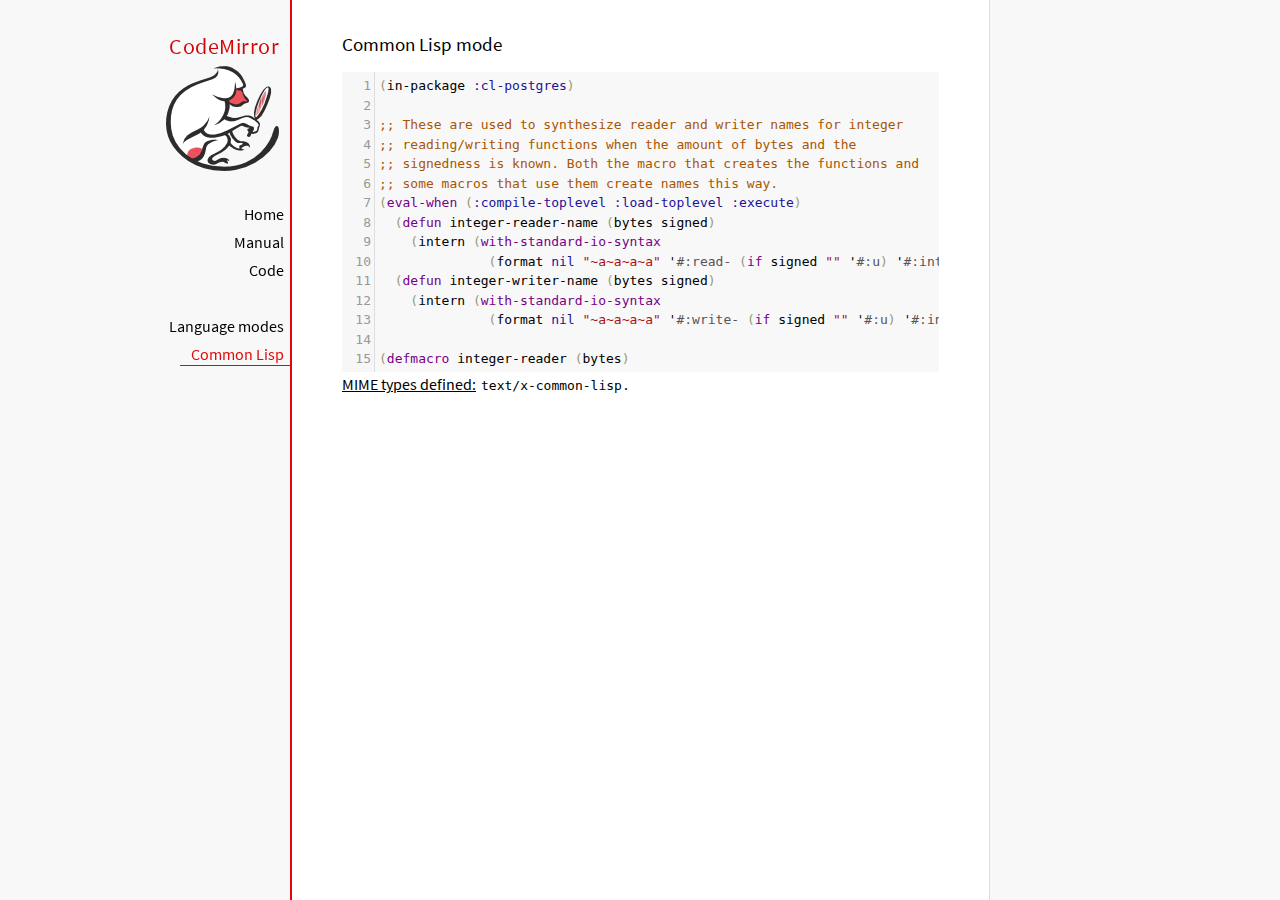
<file: static/codemirror-5.65.3/mode/commonlisp/index.html>
<!doctype html>

<title>CodeMirror: Common Lisp mode</title>
<meta charset="utf-8"/>
<link rel=stylesheet href="../../doc/docs.css">

<link rel="stylesheet" href="../../lib/codemirror.css">
<script src="../../lib/codemirror.js"></script>
<script src="commonlisp.js"></script>
<style>.CodeMirror {background: #f8f8f8;}</style>
<div id=nav>
  <a href="https://codemirror.net"><h1>CodeMirror</h1><img id=logo src="../../doc/logo.png" alt=""></a>

  <ul>
    <li><a href="../../index.html">Home</a>
    <li><a href="../../doc/manual.html">Manual</a>
    <li><a href="https://github.com/codemirror/codemirror">Code</a>
  </ul>
  <ul>
    <li><a href="../index.html">Language modes</a>
    <li><a class=active href="#">Common Lisp</a>
  </ul>
</div>

<article>
<h2>Common Lisp mode</h2>
<form><textarea id="code" name="code">(in-package :cl-postgres)

;; These are used to synthesize reader and writer names for integer
;; reading/writing functions when the amount of bytes and the
;; signedness is known. Both the macro that creates the functions and
;; some macros that use them create names this way.
(eval-when (:compile-toplevel :load-toplevel :execute)
  (defun integer-reader-name (bytes signed)
    (intern (with-standard-io-syntax
              (format nil "~a~a~a~a" '#:read- (if signed "" '#:u) '#:int bytes))))
  (defun integer-writer-name (bytes signed)
    (intern (with-standard-io-syntax
              (format nil "~a~a~a~a" '#:write- (if signed "" '#:u) '#:int bytes)))))

(defmacro integer-reader (bytes)
  "Create a function to read integers from a binary stream."
  (let ((bits (* bytes 8)))
    (labels ((return-form (signed)
               (if signed
                   `(if (logbitp ,(1- bits) result)
                        (dpb result (byte ,(1- bits) 0) -1)
                        result)
                   `result))
             (generate-reader (signed)
               `(defun ,(integer-reader-name bytes signed) (socket)
                  (declare (type stream socket)
                           #.*optimize*)
                  ,(if (= bytes 1)
                       `(let ((result (the (unsigned-byte 8) (read-byte socket))))
                          (declare (type (unsigned-byte 8) result))
                          ,(return-form signed))
                       `(let ((result 0))
                          (declare (type (unsigned-byte ,bits) result))
                          ,@(loop :for byte :from (1- bytes) :downto 0
                                   :collect `(setf (ldb (byte 8 ,(* 8 byte)) result)
                                                   (the (unsigned-byte 8) (read-byte socket))))
                          ,(return-form signed))))))
      `(progn
;; This causes weird errors on SBCL in some circumstances. Disabled for now.
;;         (declaim (inline ,(integer-reader-name bytes t)
;;                          ,(integer-reader-name bytes nil)))
         (declaim (ftype (function (t) (signed-byte ,bits))
                         ,(integer-reader-name bytes t)))
         ,(generate-reader t)
         (declaim (ftype (function (t) (unsigned-byte ,bits))
                         ,(integer-reader-name bytes nil)))
         ,(generate-reader nil)))))

(defmacro integer-writer (bytes)
  "Create a function to write integers to a binary stream."
  (let ((bits (* 8 bytes)))
    `(progn
      (declaim (inline ,(integer-writer-name bytes t)
                       ,(integer-writer-name bytes nil)))
      (defun ,(integer-writer-name bytes nil) (socket value)
        (declare (type stream socket)
                 (type (unsigned-byte ,bits) value)
                 #.*optimize*)
        ,@(if (= bytes 1)
              `((write-byte value socket))
              (loop :for byte :from (1- bytes) :downto 0
                    :collect `(write-byte (ldb (byte 8 ,(* byte 8)) value)
                               socket)))
        (values))
      (defun ,(integer-writer-name bytes t) (socket value)
        (declare (type stream socket)
                 (type (signed-byte ,bits) value)
                 #.*optimize*)
        ,@(if (= bytes 1)
              `((write-byte (ldb (byte 8 0) value) socket))
              (loop :for byte :from (1- bytes) :downto 0
                    :collect `(write-byte (ldb (byte 8 ,(* byte 8)) value)
                               socket)))
        (values)))))

;; All the instances of the above that we need.

(integer-reader 1)
(integer-reader 2)
(integer-reader 4)
(integer-reader 8)

(integer-writer 1)
(integer-writer 2)
(integer-writer 4)

(defun write-bytes (socket bytes)
  "Write a byte-array to a stream."
  (declare (type stream socket)
           (type (simple-array (unsigned-byte 8)) bytes)
           #.*optimize*)
  (write-sequence bytes socket))

(defun write-str (socket string)
  "Write a null-terminated string to a stream \(encoding it when UTF-8
support is enabled.)."
  (declare (type stream socket)
           (type string string)
           #.*optimize*)
  (enc-write-string string socket)
  (write-uint1 socket 0))

(declaim (ftype (function (t unsigned-byte)
                          (simple-array (unsigned-byte 8) (*)))
                read-bytes))
(defun read-bytes (socket length)
  "Read a byte array of the given length from a stream."
  (declare (type stream socket)
           (type fixnum length)
           #.*optimize*)
  (let ((result (make-array length :element-type '(unsigned-byte 8))))
    (read-sequence result socket)
    result))

(declaim (ftype (function (t) string) read-str))
(defun read-str (socket)
  "Read a null-terminated string from a stream. Takes care of encoding
when UTF-8 support is enabled."
  (declare (type stream socket)
           #.*optimize*)
  (enc-read-string socket :null-terminated t))

(defun skip-bytes (socket length)
  "Skip a given number of bytes in a binary stream."
  (declare (type stream socket)
           (type (unsigned-byte 32) length)
           #.*optimize*)
  (dotimes (i length)
    (read-byte socket)))

(defun skip-str (socket)
  "Skip a null-terminated string."
  (declare (type stream socket)
           #.*optimize*)
  (loop :for char :of-type fixnum = (read-byte socket)
        :until (zerop char)))

(defun ensure-socket-is-closed (socket &amp;key abort)
  (when (open-stream-p socket)
    (handler-case
        (close socket :abort abort)
      (error (error)
        (warn "Ignoring the error which happened while trying to close PostgreSQL socket: ~A" error)))))
</textarea></form>
    <script>
      var editor = CodeMirror.fromTextArea(document.getElementById("code"), {lineNumbers: true});
    </script>

    <p><strong>MIME types defined:</strong> <code>text/x-common-lisp</code>.</p>

  </article>
</file>
<file: static/codemirror-5.65.3/lib/codemirror.css>
/* BASICS */

.CodeMirror {
  /* Set height, width, borders, and global font properties here */
  font-family: monospace;
  height: 300px;
  color: black;
  direction: ltr;
}

/* PADDING */

.CodeMirror-lines {
  padding: 4px 0; /* Vertical padding around content */
}
.CodeMirror pre.CodeMirror-line,
.CodeMirror pre.CodeMirror-line-like {
  padding: 0 4px; /* Horizontal padding of content */
}

.CodeMirror-scrollbar-filler, .CodeMirror-gutter-filler {
  background-color: white; /* The little square between H and V scrollbars */
}

/* GUTTER */

.CodeMirror-gutters {
  border-right: 1px solid #ddd;
  background-color: #f7f7f7;
  white-space: nowrap;
}
.CodeMirror-linenumbers {}
.CodeMirror-linenumber {
  padding: 0 3px 0 5px;
  min-width: 20px;
  text-align: right;
  color: #999;
  white-space: nowrap;
}

.CodeMirror-guttermarker { color: black; }
.CodeMirror-guttermarker-subtle { color: #999; }

/* CURSOR */

.CodeMirror-cursor {
  border-left: 1px solid black;
  border-right: none;
  width: 0;
}
/* Shown when moving in bi-directional text */
.CodeMirror div.CodeMirror-secondarycursor {
  border-left: 1px solid silver;
}
.cm-fat-cursor .CodeMirror-cursor {
  width: auto;
  border: 0 !important;
  background: #7e7;
}
.cm-fat-cursor div.CodeMirror-cursors {
  z-index: 1;
}
.cm-fat-cursor .CodeMirror-line::selection,
.cm-fat-cursor .CodeMirror-line > span::selection, 
.cm-fat-cursor .CodeMirror-line > span > span::selection { background: transparent; }
.cm-fat-cursor .CodeMirror-line::-moz-selection,
.cm-fat-cursor .CodeMirror-line > span::-moz-selection,
.cm-fat-cursor .CodeMirror-line > span > span::-moz-selection { background: transparent; }
.cm-fat-cursor { caret-color: transparent; }
@-moz-keyframes blink {
  0% {}
  50% { background-color: transparent; }
  100% {}
}
@-webkit-keyframes blink {
  0% {}
  50% { background-color: transparent; }
  100% {}
}
@keyframes blink {
  0% {}
  50% { background-color: transparent; }
  100% {}
}

/* Can style cursor different in overwrite (non-insert) mode */
.CodeMirror-overwrite .CodeMirror-cursor {}

.cm-tab { display: inline-block; text-decoration: inherit; }

.CodeMirror-rulers {
  position: absolute;
  left: 0; right: 0; top: -50px; bottom: 0;
  overflow: hidden;
}
.CodeMirror-ruler {
  border-left: 1px solid #ccc;
  top: 0; bottom: 0;
  position: absolute;
}

/* DEFAULT THEME */

.cm-s-default .cm-header {color: blue;}
.cm-s-default .cm-quote {color: #090;}
.cm-negative {color: #d44;}
.cm-positive {color: #292;}
.cm-header, .cm-strong {font-weight: bold;}
.cm-em {font-style: italic;}
.cm-link {text-decoration: underline;}
.cm-strikethrough {text-decoration: line-through;}

.cm-s-default .cm-keyword {color: #708;}
.cm-s-default .cm-atom {color: #219;}
.cm-s-default .cm-number {color: #164;}
.cm-s-default .cm-def {color: #00f;}
.cm-s-default .cm-variable,
.cm-s-default .cm-punctuation,
.cm-s-default .cm-property,
.cm-s-default .cm-operator {}
.cm-s-default .cm-variable-2 {color: #05a;}
.cm-s-default .cm-variable-3, .cm-s-default .cm-type {color: #085;}
.cm-s-default .cm-comment {color: #a50;}
.cm-s-default .cm-string {color: #a11;}
.cm-s-default .cm-string-2 {color: #f50;}
.cm-s-default .cm-meta {color: #555;}
.cm-s-default .cm-qualifier {color: #555;}
.cm-s-default .cm-builtin {color: #30a;}
.cm-s-default .cm-bracket {color: #997;}
.cm-s-default .cm-tag {color: #170;}
.cm-s-default .cm-attribute {color: #00c;}
.cm-s-default .cm-hr {color: #999;}
.cm-s-default .cm-link {color: #00c;}

.cm-s-default .cm-error {color: #f00;}
.cm-invalidchar {color: #f00;}

.CodeMirror-composing { border-bottom: 2px solid; }

/* Default styles for common addons */

div.CodeMirror span.CodeMirror-matchingbracket {color: #0b0;}
div.CodeMirror span.CodeMirror-nonmatchingbracket {color: #a22;}
.CodeMirror-matchingtag { background: rgba(255, 150, 0, .3); }
.CodeMirror-activeline-background {background: #e8f2ff;}

/* STOP */

/* The rest of this file contains styles related to the mechanics of
   the editor. You probably shouldn't touch them. */

.CodeMirror {
  position: relative;
  overflow: hidden;
  background: white;
}

.CodeMirror-scroll {
  overflow: scroll !important; /* Things will break if this is overridden */
  /* 50px is the magic margin used to hide the element's real scrollbars */
  /* See overflow: hidden in .CodeMirror */
  margin-bottom: -50px; margin-right: -50px;
  padding-bottom: 50px;
  height: 100%;
  outline: none; /* Prevent dragging from highlighting the element */
  position: relative;
  z-index: 0;
}
.CodeMirror-sizer {
  position: relative;
  border-right: 50px solid transparent;
}

/* The fake, visible scrollbars. Used to force redraw during scrolling
   before actual scrolling happens, thus preventing shaking and
   flickering artifacts. */
.CodeMirror-vscrollbar, .CodeMirror-hscrollbar, .CodeMirror-scrollbar-filler, .CodeMirror-gutter-filler {
  position: absolute;
  z-index: 6;
  display: none;
  outline: none;
}
.CodeMirror-vscrollbar {
  right: 0; top: 0;
  overflow-x: hidden;
  overflow-y: scroll;
}
.CodeMirror-hscrollbar {
  bottom: 0; left: 0;
  overflow-y: hidden;
  overflow-x: scroll;
}
.CodeMirror-scrollbar-filler {
  right: 0; bottom: 0;
}
.CodeMirror-gutter-filler {
  left: 0; bottom: 0;
}

.CodeMirror-gutters {
  position: absolute; left: 0; top: 0;
  min-height: 100%;
  z-index: 3;
}
.CodeMirror-gutter {
  white-space: normal;
  height: 100%;
  display: inline-block;
  vertical-align: top;
  margin-bottom: -50px;
}
.CodeMirror-gutter-wrapper {
  position: absolute;
  z-index: 4;
  background: none !important;
  border: none !important;
}
.CodeMirror-gutter-background {
  position: absolute;
  top: 0; bottom: 0;
  z-index: 4;
}
.CodeMirror-gutter-elt {
  position: absolute;
  cursor: default;
  z-index: 4;
}
.CodeMirror-gutter-wrapper ::selection { background-color: transparent }
.CodeMirror-gutter-wrapper ::-moz-selection { background-color: transparent }

.CodeMirror-lines {
  cursor: text;
  min-height: 1px; /* prevents collapsing before first draw */
}
.CodeMirror pre.CodeMirror-line,
.CodeMirror pre.CodeMirror-line-like {
  /* Reset some styles that the rest of the page might have set */
  -moz-border-radius: 0; -webkit-border-radius: 0; border-radius: 0;
  border-width: 0;
  background: transparent;
  font-family: inherit;
  font-size: inherit;
  margin: 0;
  white-space: pre;
  word-wrap: normal;
  line-height: inherit;
  color: inherit;
  z-index: 2;
  position: relative;
  overflow: visible;
  -webkit-tap-highlight-color: transparent;
  -webkit-font-variant-ligatures: contextual;
  font-variant-ligatures: contextual;
}
.CodeMirror-wrap pre.CodeMirror-line,
.CodeMirror-wrap pre.CodeMirror-line-like {
  word-wrap: break-word;
  white-space: pre-wrap;
  word-break: normal;
}

.CodeMirror-linebackground {
  position: absolute;
  left: 0; right: 0; top: 0; bottom: 0;
  z-index: 0;
}

.CodeMirror-linewidget {
  position: relative;
  z-index: 2;
  padding: 0.1px; /* Force widget margins to stay inside of the container */
}

.CodeMirror-widget {}

.CodeMirror-rtl pre { direction: rtl; }

.CodeMirror-code {
  outline: none;
}

/* Force content-box sizing for the elements where we expect it */
.CodeMirror-scroll,
.CodeMirror-sizer,
.CodeMirror-gutter,
.CodeMirror-gutters,
.CodeMirror-linenumber {
  -moz-box-sizing: content-box;
  box-sizing: content-box;
}

.CodeMirror-measure {
  position: absolute;
  width: 100%;
  height: 0;
  overflow: hidden;
  visibility: hidden;
}

.CodeMirror-cursor {
  position: absolute;
  pointer-events: none;
}
.CodeMirror-measure pre { position: static; }

div.CodeMirror-cursors {
  visibility: hidden;
  position: relative;
  z-index: 3;
}
div.CodeMirror-dragcursors {
  visibility: visible;
}

.CodeMirror-focused div.CodeMirror-cursors {
  visibility: visible;
}

.CodeMirror-selected { background: #d9d9d9; }
.CodeMirror-focused .CodeMirror-selected { background: #d7d4f0; }
.CodeMirror-crosshair { cursor: crosshair; }
.CodeMirror-line::selection, .CodeMirror-line > span::selection, .CodeMirror-line > span > span::selection { background: #d7d4f0; }
.CodeMirror-line::-moz-selection, .CodeMirror-line > span::-moz-selection, .CodeMirror-line > span > span::-moz-selection { background: #d7d4f0; }

.cm-searching {
  background-color: #ffa;
  background-color: rgba(255, 255, 0, .4);
}

/* Used to force a border model for a node */
.cm-force-border { padding-right: .1px; }

@media print {
  /* Hide the cursor when printing */
  .CodeMirror div.CodeMirror-cursors {
    visibility: hidden;
  }
}

/* See issue #2901 */
.cm-tab-wrap-hack:after { content: ''; }

/* Help users use markselection to safely style text background */
span.CodeMirror-selectedtext { background: none; }
</file>
<file: static/codemirror-5.65.3/doc/docs.css>
@font-face {
  font-family: 'Source Sans Pro';
  font-style: normal;
  font-weight: 400;
  src: local('Source Sans Pro'), local('SourceSansPro-Regular'), url(source_sans.woff) format('woff');
}

body, html { margin: 0; padding: 0; height: 100%; }
section, article { display: block; padding: 0; }

body {
  background: #f8f8f8;
  font-family: 'Source Sans Pro', Helvetica, Arial, sans-serif;
  line-height: 1.5;
}

p { margin-top: 0; }

h2, h3, h1 {
  font-weight: normal;
  margin-bottom: .7em;
}
h1 { font-size: 140%; }
h2 { font-size: 120%; }
h3 { font-size: 110%; }
article > h2:first-child, section:first-child > h2 { margin-top: 0; }

#nav h1 {
  margin-right: 12px;
  margin-top: 0;
  margin-bottom: 2px;
  color: #d30707;
  letter-spacing: .5px;
}

a, a:visited, a:link, .quasilink {
  color: #A21313;
}

em {
  padding-right: 2px;
}

.quasilink {
  cursor: pointer;
}

article {
  max-width: 700px;
  margin: 0 0 0 160px;
  border-left: 2px solid #E30808;
  border-right: 1px solid #ddd;
  padding: 30px 50px 100px 50px;
  background: white;
  z-index: 2;
  position: relative;
  min-height: 100%;
  box-sizing: border-box;
  -moz-box-sizing: border-box;
}

#nav {
  position: fixed;
  padding-top: 30px;
  max-height: 100%;
  box-sizing: -moz-border-box;
  box-sizing: border-box;
  overflow-y: auto;
  left: 0; right: none;
  width: 160px;
  text-align: right;
  z-index: 1;
}

@media screen and (min-width: 1000px) {
  article {
    margin: 0 auto;
  }
  #nav {
    right: 50%;
    width: auto;
    border-right: 349px solid transparent;
  }
}

#nav ul {
  display: block;
  margin: 0; padding: 0;
  margin-bottom: 32px;
}

#nav a {
  text-decoration: none;
}

#nav li {
  display: block;
  margin-bottom: 4px;
}

#nav li ul {
  font-size: 80%;
  margin-bottom: 0;
  display: none;
}

#nav li.active ul {
  display: block;
}

#nav li li a {
  padding-right: 20px;
  display: inline-block;
}

#nav ul a {
  color: black;
  padding: 0 7px 1px 11px;
}

#nav ul a.active, #nav ul a:hover {
  border-bottom: 1px solid #E30808;
  margin-bottom: -1px;
  color: #E30808;
}

#logo {
  border: 0;
  margin-right: 12px;
  margin-bottom: 25px;
}

section {
  border-top: 1px solid #E30808;
  margin: 1.5em 0;
}

section.first {
  border: none;
  margin-top: 0;
}

#demo {
  position: relative;
}

#demolist {
  position: absolute;
  right: 5px;
  top: 5px;
  z-index: 25;
}

.yinyang {
  position: absolute;
  top: -10px;
  left: 0; right: 0;
  margin: auto;
  display: block;
  height: 120px;
}

.actions {
  margin: 1em 0 0;
  min-height: 100px;
  position: relative;
}

.actionspicture {
  pointer-events: none;
  position: absolute;
  height: 100px;
  top: 0; left: 0; right: 0;
}

.actionlink {
  pointer-events: auto;
  font-family: arial;
  font-size: 80%;
  font-weight: bold;
  position: absolute;
  top: 0; bottom: 0;
  line-height: 1;
  height: 1em;
  margin: auto;
}

.actionlink.download {
  color: white;
  right: 50%;
  margin-right: 13px;
  text-shadow: -1px 1px 3px #b00, -1px -1px 3px #b00, 1px 0px 3px #b00;
}

.actionlink.fund {
  color: #b00;
  left: 50%;
  margin-left: 15px;
}

.actionlink:hover {
  text-decoration: underline;
}

.actionlink a {
  color: inherit;
}

.actionsleft {
  float: left;
}

.actionsright {
  float: right;
  text-align: right;
}

@media screen and (max-width: 800px) {
  .actions {
    padding-top: 120px;
  }
  .actionsleft, .actionsright {
    float: none;
    text-align: left;
    margin-bottom: 1em;
  }
}

th {
  text-decoration: underline;
  font-weight: normal;
  text-align: left;
}

#features ul {
  list-style: none;
  margin: 0 0 1em;
  padding: 0 0 0 1.2em;
}

#features li:before {
  content: "-";
  width: 1em;
  display: inline-block;
  padding: 0;
  margin: 0;
  margin-left: -1em;
}

.rel {
  margin-bottom: 0;
}
.rel-note {
  margin-top: 0;
  color: #555;
}

pre {
  padding-left: 15px;
  border-left: 2px solid #ddd;
}

code {
  padding: 0 2px;
}

strong {
  text-decoration: underline;
  font-weight: normal;
}

.field {
  border: 1px solid #A21313;
}
</file>
<file: static/codemirror-5.65.3/test/mode_test.css>
.mt-output .mt-token {
  border: 1px solid #ddd;
  white-space: pre;
  font-family: "Consolas", monospace;
  text-align: center;
}

.mt-output .mt-style {
  font-size: x-small;
}

.mt-output .mt-state {
  font-size: x-small;
  vertical-align: top;
}

.mt-output .mt-state-row {
  display: none;
}

.mt-state-unhide .mt-output .mt-state-row {
  display: table-row;
}
</file>
<file: static/codemirror-5.65.3/addon/hint/show-hint.css>
.CodeMirror-hints {
  position: absolute;
  z-index: 10;
  overflow: hidden;
  list-style: none;

  margin: 0;
  padding: 2px;

  -webkit-box-shadow: 2px 3px 5px rgba(0,0,0,.2);
  -moz-box-shadow: 2px 3px 5px rgba(0,0,0,.2);
  box-shadow: 2px 3px 5px rgba(0,0,0,.2);
  border-radius: 3px;
  border: 1px solid silver;

  background: white;
  font-size: 90%;
  font-family: monospace;

  max-height: 20em;
  overflow-y: auto;
}

.CodeMirror-hint {
  margin: 0;
  padding: 0 4px;
  border-radius: 2px;
  white-space: pre;
  color: black;
  cursor: pointer;
}

li.CodeMirror-hint-active {
  background: #08f;
  color: white;
}
</file>
<file: static/codemirror-5.65.3/theme/neat.css>
.cm-s-neat span.cm-comment { color: #a86; }
.cm-s-neat span.cm-keyword { line-height: 1em; font-weight: bold; color: blue; }
.cm-s-neat span.cm-string { color: #a22; }
.cm-s-neat span.cm-builtin { line-height: 1em; font-weight: bold; color: #077; }
.cm-s-neat span.cm-special { line-height: 1em; font-weight: bold; color: #0aa; }
.cm-s-neat span.cm-variable { color: black; }
.cm-s-neat span.cm-number, .cm-s-neat span.cm-atom { color: #3a3; }
.cm-s-neat span.cm-meta { color: #555; }
.cm-s-neat span.cm-link { color: #3a3; }

.cm-s-neat .CodeMirror-activeline-background { background: #e8f2ff; }
.cm-s-neat .CodeMirror-matchingbracket { outline:1px solid grey; color:black !important; }
</file>
<file: static/codemirror-5.65.3/theme/elegant.css>
.cm-s-elegant span.cm-number, .cm-s-elegant span.cm-string, .cm-s-elegant span.cm-atom { color: #762; }
.cm-s-elegant span.cm-comment { color: #262; font-style: italic; line-height: 1em; }
.cm-s-elegant span.cm-meta { color: #555; font-style: italic; line-height: 1em; }
.cm-s-elegant span.cm-variable { color: black; }
.cm-s-elegant span.cm-variable-2 { color: #b11; }
.cm-s-elegant span.cm-qualifier { color: #555; }
.cm-s-elegant span.cm-keyword { color: #730; }
.cm-s-elegant span.cm-builtin { color: #30a; }
.cm-s-elegant span.cm-link { color: #762; }
.cm-s-elegant span.cm-error { background-color: #fdd; }

.cm-s-elegant .CodeMirror-activeline-background { background: #e8f2ff; }
.cm-s-elegant .CodeMirror-matchingbracket { outline:1px solid grey; color:black !important; }
</file>
<file: static/codemirror-5.65.3/theme/erlang-dark.css>
.cm-s-erlang-dark.CodeMirror { background: #002240; color: white; }
.cm-s-erlang-dark div.CodeMirror-selected { background: #b36539; }
.cm-s-erlang-dark .CodeMirror-line::selection, .cm-s-erlang-dark .CodeMirror-line > span::selection, .cm-s-erlang-dark .CodeMirror-line > span > span::selection { background: rgba(179, 101, 57, .99); }
.cm-s-erlang-dark .CodeMirror-line::-moz-selection, .cm-s-erlang-dark .CodeMirror-line > span::-moz-selection, .cm-s-erlang-dark .CodeMirror-line > span > span::-moz-selection { background: rgba(179, 101, 57, .99); }
.cm-s-erlang-dark .CodeMirror-gutters { background: #002240; border-right: 1px solid #aaa; }
.cm-s-erlang-dark .CodeMirror-guttermarker { color: white; }
.cm-s-erlang-dark .CodeMirror-guttermarker-subtle { color: #d0d0d0; }
.cm-s-erlang-dark .CodeMirror-linenumber { color: #d0d0d0; }
.cm-s-erlang-dark .CodeMirror-cursor { border-left: 1px solid white; }

.cm-s-erlang-dark span.cm-quote      { color: #ccc; }
.cm-s-erlang-dark span.cm-atom       { color: #f133f1; }
.cm-s-erlang-dark span.cm-attribute  { color: #ff80e1; }
.cm-s-erlang-dark span.cm-bracket    { color: #ff9d00; }
.cm-s-erlang-dark span.cm-builtin    { color: #eaa; }
.cm-s-erlang-dark span.cm-comment    { color: #77f; }
.cm-s-erlang-dark span.cm-def        { color: #e7a; }
.cm-s-erlang-dark span.cm-keyword    { color: #ffee80; }
.cm-s-erlang-dark span.cm-meta       { color: #50fefe; }
.cm-s-erlang-dark span.cm-number     { color: #ffd0d0; }
.cm-s-erlang-dark span.cm-operator   { color: #d55; }
.cm-s-erlang-dark span.cm-property   { color: #ccc; }
.cm-s-erlang-dark span.cm-qualifier  { color: #ccc; }
.cm-s-erlang-dark span.cm-special    { color: #ffbbbb; }
.cm-s-erlang-dark span.cm-string     { color: #3ad900; }
.cm-s-erlang-dark span.cm-string-2   { color: #ccc; }
.cm-s-erlang-dark span.cm-tag        { color: #9effff; }
.cm-s-erlang-dark span.cm-variable   { color: #50fe50; }
.cm-s-erlang-dark span.cm-variable-2 { color: #e0e; }
.cm-s-erlang-dark span.cm-variable-3, .cm-s-erlang-dark span.cm-type { color: #ccc; }
.cm-s-erlang-dark span.cm-error      { color: #9d1e15; }

.cm-s-erlang-dark .CodeMirror-activeline-background { background: #013461; }
.cm-s-erlang-dark .CodeMirror-matchingbracket { outline:1px solid grey; color:white !important; }
</file>
<file: static/codemirror-5.65.3/theme/night.css>
/* Loosely based on the Midnight Textmate theme */

.cm-s-night.CodeMirror { background: #0a001f; color: #f8f8f8; }
.cm-s-night div.CodeMirror-selected { background: #447; }
.cm-s-night .CodeMirror-line::selection, .cm-s-night .CodeMirror-line > span::selection, .cm-s-night .CodeMirror-line > span > span::selection { background: rgba(68, 68, 119, .99); }
.cm-s-night .CodeMirror-line::-moz-selection, .cm-s-night .CodeMirror-line > span::-moz-selection, .cm-s-night .CodeMirror-line > span > span::-moz-selection { background: rgba(68, 68, 119, .99); }
.cm-s-night .CodeMirror-gutters { background: #0a001f; border-right: 1px solid #aaa; }
.cm-s-night .CodeMirror-guttermarker { color: white; }
.cm-s-night .CodeMirror-guttermarker-subtle { color: #bbb; }
.cm-s-night .CodeMirror-linenumber { color: #f8f8f8; }
.cm-s-night .CodeMirror-cursor { border-left: 1px solid white; }

.cm-s-night span.cm-comment { color: #8900d1; }
.cm-s-night span.cm-atom { color: #845dc4; }
.cm-s-night span.cm-number, .cm-s-night span.cm-attribute { color: #ffd500; }
.cm-s-night span.cm-keyword { color: #599eff; }
.cm-s-night span.cm-string { color: #37f14a; }
.cm-s-night span.cm-meta { color: #7678e2; }
.cm-s-night span.cm-variable-2, .cm-s-night span.cm-tag { color: #99b2ff; }
.cm-s-night span.cm-variable-3, .cm-s-night span.cm-def, .cm-s-night span.cm-type { color: white; }
.cm-s-night span.cm-bracket { color: #8da6ce; }
.cm-s-night span.cm-builtin, .cm-s-night span.cm-special { color: #ff9e59; }
.cm-s-night span.cm-link { color: #845dc4; }
.cm-s-night span.cm-error { color: #9d1e15; }

.cm-s-night .CodeMirror-activeline-background { background: #1C005A; }
.cm-s-night .CodeMirror-matchingbracket { outline:1px solid grey; color:white !important; }
</file>
<file: static/codemirror-5.65.3/theme/monokai.css>
/* Based on Sublime Text's Monokai theme */

.cm-s-monokai.CodeMirror { background: #272822; color: #f8f8f2; }
.cm-s-monokai div.CodeMirror-selected { background: #49483E; }
.cm-s-monokai .CodeMirror-line::selection, .cm-s-monokai .CodeMirror-line > span::selection, .cm-s-monokai .CodeMirror-line > span > span::selection { background: rgba(73, 72, 62, .99); }
.cm-s-monokai .CodeMirror-line::-moz-selection, .cm-s-monokai .CodeMirror-line > span::-moz-selection, .cm-s-monokai .CodeMirror-line > span > span::-moz-selection { background: rgba(73, 72, 62, .99); }
.cm-s-monokai .CodeMirror-gutters { background: #272822; border-right: 0px; }
.cm-s-monokai .CodeMirror-guttermarker { color: white; }
.cm-s-monokai .CodeMirror-guttermarker-subtle { color: #d0d0d0; }
.cm-s-monokai .CodeMirror-linenumber { color: #d0d0d0; }
.cm-s-monokai .CodeMirror-cursor { border-left: 1px solid #f8f8f0; }

.cm-s-monokai span.cm-comment { color: #75715e; }
.cm-s-monokai span.cm-atom { color: #ae81ff; }
.cm-s-monokai span.cm-number { color: #ae81ff; }

.cm-s-monokai span.cm-comment.cm-attribute { color: #97b757; }
.cm-s-monokai span.cm-comment.cm-def { color: #bc9262; }
.cm-s-monokai span.cm-comment.cm-tag { color: #bc6283; }
.cm-s-monokai span.cm-comment.cm-type { color: #5998a6; }

.cm-s-monokai span.cm-property, .cm-s-monokai span.cm-attribute { color: #a6e22e; }
.cm-s-monokai span.cm-keyword { color: #f92672; }
.cm-s-monokai span.cm-builtin { color: #66d9ef; }
.cm-s-monokai span.cm-string { color: #e6db74; }

.cm-s-monokai span.cm-variable { color: #f8f8f2; }
.cm-s-monokai span.cm-variable-2 { color: #9effff; }
.cm-s-monokai span.cm-variable-3, .cm-s-monokai span.cm-type { color: #66d9ef; }
.cm-s-monokai span.cm-def { color: #fd971f; }
.cm-s-monokai span.cm-bracket { color: #f8f8f2; }
.cm-s-monokai span.cm-tag { color: #f92672; }
.cm-s-monokai span.cm-header { color: #ae81ff; }
.cm-s-monokai span.cm-link { color: #ae81ff; }
.cm-s-monokai span.cm-error { background: #f92672; color: #f8f8f0; }

.cm-s-monokai .CodeMirror-activeline-background { background: #373831; }
.cm-s-monokai .CodeMirror-matchingbracket {
  text-decoration: underline;
  color: white !important;
}
</file>
<file: static/codemirror-5.65.3/theme/cobalt.css>
.cm-s-cobalt.CodeMirror { background: #002240; color: white; }
.cm-s-cobalt div.CodeMirror-selected { background: #b36539; }
.cm-s-cobalt .CodeMirror-line::selection, .cm-s-cobalt .CodeMirror-line > span::selection, .cm-s-cobalt .CodeMirror-line > span > span::selection { background: rgba(179, 101, 57, .99); }
.cm-s-cobalt .CodeMirror-line::-moz-selection, .cm-s-cobalt .CodeMirror-line > span::-moz-selection, .cm-s-cobalt .CodeMirror-line > span > span::-moz-selection { background: rgba(179, 101, 57, .99); }
.cm-s-cobalt .CodeMirror-gutters { background: #002240; border-right: 1px solid #aaa; }
.cm-s-cobalt .CodeMirror-guttermarker { color: #ffee80; }
.cm-s-cobalt .CodeMirror-guttermarker-subtle { color: #d0d0d0; }
.cm-s-cobalt .CodeMirror-linenumber { color: #d0d0d0; }
.cm-s-cobalt .CodeMirror-cursor { border-left: 1px solid white; }

.cm-s-cobalt span.cm-comment { color: #08f; }
.cm-s-cobalt span.cm-atom { color: #845dc4; }
.cm-s-cobalt span.cm-number, .cm-s-cobalt span.cm-attribute { color: #ff80e1; }
.cm-s-cobalt span.cm-keyword { color: #ffee80; }
.cm-s-cobalt span.cm-string { color: #3ad900; }
.cm-s-cobalt span.cm-meta { color: #ff9d00; }
.cm-s-cobalt span.cm-variable-2, .cm-s-cobalt span.cm-tag { color: #9effff; }
.cm-s-cobalt span.cm-variable-3, .cm-s-cobalt span.cm-def, .cm-s-cobalt .cm-type { color: white; }
.cm-s-cobalt span.cm-bracket { color: #d8d8d8; }
.cm-s-cobalt span.cm-builtin, .cm-s-cobalt span.cm-special { color: #ff9e59; }
.cm-s-cobalt span.cm-link { color: #845dc4; }
.cm-s-cobalt span.cm-error { color: #9d1e15; }

.cm-s-cobalt .CodeMirror-activeline-background { background: #002D57; }
.cm-s-cobalt .CodeMirror-matchingbracket { outline:1px solid grey;color:white !important; }
</file>
<file: static/codemirror-5.65.3/theme/eclipse.css>
.cm-s-eclipse span.cm-meta { color: #FF1717; }
.cm-s-eclipse span.cm-keyword { line-height: 1em; font-weight: bold; color: #7F0055; }
.cm-s-eclipse span.cm-atom { color: #219; }
.cm-s-eclipse span.cm-number { color: #164; }
.cm-s-eclipse span.cm-def { color: #00f; }
.cm-s-eclipse span.cm-variable { color: black; }
.cm-s-eclipse span.cm-variable-2 { color: #0000C0; }
.cm-s-eclipse span.cm-variable-3, .cm-s-eclipse span.cm-type { color: #0000C0; }
.cm-s-eclipse span.cm-property { color: black; }
.cm-s-eclipse span.cm-operator { color: black; }
.cm-s-eclipse span.cm-comment { color: #3F7F5F; }
.cm-s-eclipse span.cm-string { color: #2A00FF; }
.cm-s-eclipse span.cm-string-2 { color: #f50; }
.cm-s-eclipse span.cm-qualifier { color: #555; }
.cm-s-eclipse span.cm-builtin { color: #30a; }
.cm-s-eclipse span.cm-bracket { color: #cc7; }
.cm-s-eclipse span.cm-tag { color: #170; }
.cm-s-eclipse span.cm-attribute { color: #00c; }
.cm-s-eclipse span.cm-link { color: #219; }
.cm-s-eclipse span.cm-error { color: #f00; }

.cm-s-eclipse .CodeMirror-activeline-background { background: #e8f2ff; }
.cm-s-eclipse .CodeMirror-matchingbracket { outline:1px solid grey; color:black !important; }
</file>
<file: static/codemirror-5.65.3/theme/rubyblue.css>
.cm-s-rubyblue.CodeMirror { background: #112435; color: white; }
.cm-s-rubyblue div.CodeMirror-selected { background: #38566F; }
.cm-s-rubyblue .CodeMirror-line::selection, .cm-s-rubyblue .CodeMirror-line > span::selection, .cm-s-rubyblue .CodeMirror-line > span > span::selection { background: rgba(56, 86, 111, 0.99); }
.cm-s-rubyblue .CodeMirror-line::-moz-selection, .cm-s-rubyblue .CodeMirror-line > span::-moz-selection, .cm-s-rubyblue .CodeMirror-line > span > span::-moz-selection { background: rgba(56, 86, 111, 0.99); }
.cm-s-rubyblue .CodeMirror-gutters { background: #1F4661; border-right: 7px solid #3E7087; }
.cm-s-rubyblue .CodeMirror-guttermarker { color: white; }
.cm-s-rubyblue .CodeMirror-guttermarker-subtle { color: #3E7087; }
.cm-s-rubyblue .CodeMirror-linenumber { color: white; }
.cm-s-rubyblue .CodeMirror-cursor { border-left: 1px solid white; }

.cm-s-rubyblue span.cm-comment { color: #999; font-style:italic; line-height: 1em; }
.cm-s-rubyblue span.cm-atom { color: #F4C20B; }
.cm-s-rubyblue span.cm-number, .cm-s-rubyblue span.cm-attribute { color: #82C6E0; }
.cm-s-rubyblue span.cm-keyword { color: #F0F; }
.cm-s-rubyblue span.cm-string { color: #F08047; }
.cm-s-rubyblue span.cm-meta { color: #F0F; }
.cm-s-rubyblue span.cm-variable-2, .cm-s-rubyblue span.cm-tag { color: #7BD827; }
.cm-s-rubyblue span.cm-variable-3, .cm-s-rubyblue span.cm-def, .cm-s-rubyblue span.cm-type { color: white; }
.cm-s-rubyblue span.cm-bracket { color: #F0F; }
.cm-s-rubyblue span.cm-link { color: #F4C20B; }
.cm-s-rubyblue span.CodeMirror-matchingbracket { color:#F0F !important; }
.cm-s-rubyblue span.cm-builtin, .cm-s-rubyblue span.cm-special { color: #FF9D00; }
.cm-s-rubyblue span.cm-error { color: #AF2018; }

.cm-s-rubyblue .CodeMirror-activeline-background { background: #173047; }
</file>
<file: static/codemirror-5.65.3/theme/lesser-dark.css>
/*
http://lesscss.org/ dark theme
Ported to CodeMirror by Peter Kroon
*/
.cm-s-lesser-dark {
  line-height: 1.3em;
}
.cm-s-lesser-dark.CodeMirror { background: #262626; color: #EBEFE7; text-shadow: 0 -1px 1px #262626; }
.cm-s-lesser-dark div.CodeMirror-selected { background: #45443B; } /* 33322B*/
.cm-s-lesser-dark .CodeMirror-line::selection, .cm-s-lesser-dark .CodeMirror-line > span::selection, .cm-s-lesser-dark .CodeMirror-line > span > span::selection { background: rgba(69, 68, 59, .99); }
.cm-s-lesser-dark .CodeMirror-line::-moz-selection, .cm-s-lesser-dark .CodeMirror-line > span::-moz-selection, .cm-s-lesser-dark .CodeMirror-line > span > span::-moz-selection { background: rgba(69, 68, 59, .99); }
.cm-s-lesser-dark .CodeMirror-cursor { border-left: 1px solid white; }
.cm-s-lesser-dark pre { padding: 0 8px; }/*editable code holder*/

.cm-s-lesser-dark.CodeMirror span.CodeMirror-matchingbracket { color: #7EFC7E; }/*65FC65*/

.cm-s-lesser-dark .CodeMirror-gutters { background: #262626; border-right:1px solid #aaa; }
.cm-s-lesser-dark .CodeMirror-guttermarker { color: #599eff; }
.cm-s-lesser-dark .CodeMirror-guttermarker-subtle { color: #777; }
.cm-s-lesser-dark .CodeMirror-linenumber { color: #777; }

.cm-s-lesser-dark span.cm-header { color: #a0a; }
.cm-s-lesser-dark span.cm-quote { color: #090; }
.cm-s-lesser-dark span.cm-keyword { color: #599eff; }
.cm-s-lesser-dark span.cm-atom { color: #C2B470; }
.cm-s-lesser-dark span.cm-number { color: #B35E4D; }
.cm-s-lesser-dark span.cm-def { color: white; }
.cm-s-lesser-dark span.cm-variable { color:#D9BF8C; }
.cm-s-lesser-dark span.cm-variable-2 { color: #669199; }
.cm-s-lesser-dark span.cm-variable-3, .cm-s-lesser-dark span.cm-type { color: white; }
.cm-s-lesser-dark span.cm-property { color: #92A75C; }
.cm-s-lesser-dark span.cm-operator { color: #92A75C; }
.cm-s-lesser-dark span.cm-comment { color: #666; }
.cm-s-lesser-dark span.cm-string { color: #BCD279; }
.cm-s-lesser-dark span.cm-string-2 { color: #f50; }
.cm-s-lesser-dark span.cm-meta { color: #738C73; }
.cm-s-lesser-dark span.cm-qualifier { color: #555; }
.cm-s-lesser-dark span.cm-builtin { color: #ff9e59; }
.cm-s-lesser-dark span.cm-bracket { color: #EBEFE7; }
.cm-s-lesser-dark span.cm-tag { color: #669199; }
.cm-s-lesser-dark span.cm-attribute { color: #81a4d5; }
.cm-s-lesser-dark span.cm-hr { color: #999; }
.cm-s-lesser-dark span.cm-link { color: #7070E6; }
.cm-s-lesser-dark span.cm-error { color: #9d1e15; }

.cm-s-lesser-dark .CodeMirror-activeline-background { background: #3C3A3A; }
.cm-s-lesser-dark .CodeMirror-matchingbracket { outline:1px solid grey; color:white !important; }
</file>
<file: static/codemirror-5.65.3/theme/xq-dark.css>
/*
Copyright (C) 2011 by MarkLogic Corporation
Author: Mike Brevoort <mike@brevoort.com>

Permission is hereby granted, free of charge, to any person obtaining a copy
of this software and associated documentation files (the "Software"), to deal
in the Software without restriction, including without limitation the rights
to use, copy, modify, merge, publish, distribute, sublicense, and/or sell
copies of the Software, and to permit persons to whom the Software is
furnished to do so, subject to the following conditions:

The above copyright notice and this permission notice shall be included in
all copies or substantial portions of the Software.

THE SOFTWARE IS PROVIDED "AS IS", WITHOUT WARRANTY OF ANY KIND, EXPRESS OR
IMPLIED, INCLUDING BUT NOT LIMITED TO THE WARRANTIES OF MERCHANTABILITY,
FITNESS FOR A PARTICULAR PURPOSE AND NONINFRINGEMENT. IN NO EVENT SHALL THE
AUTHORS OR COPYRIGHT HOLDERS BE LIABLE FOR ANY CLAIM, DAMAGES OR OTHER
LIABILITY, WHETHER IN AN ACTION OF CONTRACT, TORT OR OTHERWISE, ARISING FROM,
OUT OF OR IN CONNECTION WITH THE SOFTWARE OR THE USE OR OTHER DEALINGS IN
THE SOFTWARE.
*/
.cm-s-xq-dark.CodeMirror { background: #0a001f; color: #f8f8f8; }
.cm-s-xq-dark div.CodeMirror-selected { background: #27007A; }
.cm-s-xq-dark .CodeMirror-line::selection, .cm-s-xq-dark .CodeMirror-line > span::selection, .cm-s-xq-dark .CodeMirror-line > span > span::selection { background: rgba(39, 0, 122, 0.99); }
.cm-s-xq-dark .CodeMirror-line::-moz-selection, .cm-s-xq-dark .CodeMirror-line > span::-moz-selection, .cm-s-xq-dark .CodeMirror-line > span > span::-moz-selection { background: rgba(39, 0, 122, 0.99); }
.cm-s-xq-dark .CodeMirror-gutters { background: #0a001f; border-right: 1px solid #aaa; }
.cm-s-xq-dark .CodeMirror-guttermarker { color: #FFBD40; }
.cm-s-xq-dark .CodeMirror-guttermarker-subtle { color: #f8f8f8; }
.cm-s-xq-dark .CodeMirror-linenumber { color: #f8f8f8; }
.cm-s-xq-dark .CodeMirror-cursor { border-left: 1px solid white; }

.cm-s-xq-dark span.cm-keyword { color: #FFBD40; }
.cm-s-xq-dark span.cm-atom { color: #6C8CD5; }
.cm-s-xq-dark span.cm-number { color: #164; }
.cm-s-xq-dark span.cm-def { color: #FFF; text-decoration:underline; }
.cm-s-xq-dark span.cm-variable { color: #FFF; }
.cm-s-xq-dark span.cm-variable-2 { color: #EEE; }
.cm-s-xq-dark span.cm-variable-3, .cm-s-xq-dark span.cm-type { color: #DDD; }
.cm-s-xq-dark span.cm-property {}
.cm-s-xq-dark span.cm-operator {}
.cm-s-xq-dark span.cm-comment { color: gray; }
.cm-s-xq-dark span.cm-string { color: #9FEE00; }
.cm-s-xq-dark span.cm-meta { color: yellow; }
.cm-s-xq-dark span.cm-qualifier { color: #FFF700; }
.cm-s-xq-dark span.cm-builtin { color: #30a; }
.cm-s-xq-dark span.cm-bracket { color: #cc7; }
.cm-s-xq-dark span.cm-tag { color: #FFBD40; }
.cm-s-xq-dark span.cm-attribute { color: #FFF700; }
.cm-s-xq-dark span.cm-error { color: #f00; }

.cm-s-xq-dark .CodeMirror-activeline-background { background: #27282E; }
.cm-s-xq-dark .CodeMirror-matchingbracket { outline:1px solid grey; color:white !important; }
</file>
<file: static/codemirror-5.65.3/theme/xq-light.css>
/*
Copyright (C) 2011 by MarkLogic Corporation
Author: Mike Brevoort <mike@brevoort.com>

Permission is hereby granted, free of charge, to any person obtaining a copy
of this software and associated documentation files (the "Software"), to deal
in the Software without restriction, including without limitation the rights
to use, copy, modify, merge, publish, distribute, sublicense, and/or sell
copies of the Software, and to permit persons to whom the Software is
furnished to do so, subject to the following conditions:

The above copyright notice and this permission notice shall be included in
all copies or substantial portions of the Software.

THE SOFTWARE IS PROVIDED "AS IS", WITHOUT WARRANTY OF ANY KIND, EXPRESS OR
IMPLIED, INCLUDING BUT NOT LIMITED TO THE WARRANTIES OF MERCHANTABILITY,
FITNESS FOR A PARTICULAR PURPOSE AND NONINFRINGEMENT. IN NO EVENT SHALL THE
AUTHORS OR COPYRIGHT HOLDERS BE LIABLE FOR ANY CLAIM, DAMAGES OR OTHER
LIABILITY, WHETHER IN AN ACTION OF CONTRACT, TORT OR OTHERWISE, ARISING FROM,
OUT OF OR IN CONNECTION WITH THE SOFTWARE OR THE USE OR OTHER DEALINGS IN
THE SOFTWARE.
*/
.cm-s-xq-light span.cm-keyword { line-height: 1em; font-weight: bold; color: #5A5CAD; }
.cm-s-xq-light span.cm-atom { color: #6C8CD5; }
.cm-s-xq-light span.cm-number { color: #164; }
.cm-s-xq-light span.cm-def { text-decoration:underline; }
.cm-s-xq-light span.cm-variable { color: black; }
.cm-s-xq-light span.cm-variable-2 { color:black; }
.cm-s-xq-light span.cm-variable-3, .cm-s-xq-light span.cm-type { color: black; }
.cm-s-xq-light span.cm-property {}
.cm-s-xq-light span.cm-operator {}
.cm-s-xq-light span.cm-comment { color: #0080FF; font-style: italic; }
.cm-s-xq-light span.cm-string { color: red; }
.cm-s-xq-light span.cm-meta { color: yellow; }
.cm-s-xq-light span.cm-qualifier { color: grey; }
.cm-s-xq-light span.cm-builtin { color: #7EA656; }
.cm-s-xq-light span.cm-bracket { color: #cc7; }
.cm-s-xq-light span.cm-tag { color: #3F7F7F; }
.cm-s-xq-light span.cm-attribute { color: #7F007F; }
.cm-s-xq-light span.cm-error { color: #f00; }

.cm-s-xq-light .CodeMirror-activeline-background { background: #e8f2ff; }
.cm-s-xq-light .CodeMirror-matchingbracket { outline:1px solid grey;color:black !important;background:yellow; }
</file>
<file: static/codemirror-5.65.3/theme/ambiance.css>
/* ambiance theme for codemirror */

/* Color scheme */

.cm-s-ambiance .cm-header { color: blue; }
.cm-s-ambiance .cm-quote { color: #24C2C7; }

.cm-s-ambiance .cm-keyword { color: #cda869; }
.cm-s-ambiance .cm-atom { color: #CF7EA9; }
.cm-s-ambiance .cm-number { color: #78CF8A; }
.cm-s-ambiance .cm-def { color: #aac6e3; }
.cm-s-ambiance .cm-variable { color: #ffb795; }
.cm-s-ambiance .cm-variable-2 { color: #eed1b3; }
.cm-s-ambiance .cm-variable-3, .cm-s-ambiance .cm-type { color: #faded3; }
.cm-s-ambiance .cm-property { color: #eed1b3; }
.cm-s-ambiance .cm-operator { color: #fa8d6a; }
.cm-s-ambiance .cm-comment { color: #555; font-style:italic; }
.cm-s-ambiance .cm-string { color: #8f9d6a; }
.cm-s-ambiance .cm-string-2 { color: #9d937c; }
.cm-s-ambiance .cm-meta { color: #D2A8A1; }
.cm-s-ambiance .cm-qualifier { color: yellow; }
.cm-s-ambiance .cm-builtin { color: #9999cc; }
.cm-s-ambiance .cm-bracket { color: #24C2C7; }
.cm-s-ambiance .cm-tag { color: #fee4ff; }
.cm-s-ambiance .cm-attribute { color: #9B859D; }
.cm-s-ambiance .cm-hr { color: pink; }
.cm-s-ambiance .cm-link { color: #F4C20B; }
.cm-s-ambiance .cm-special { color: #FF9D00; }
.cm-s-ambiance .cm-error { color: #AF2018; }

.cm-s-ambiance .CodeMirror-matchingbracket { color: #0f0; }
.cm-s-ambiance .CodeMirror-nonmatchingbracket { color: #f22; }

.cm-s-ambiance div.CodeMirror-selected { background: rgba(255, 255, 255, 0.15); }
.cm-s-ambiance.CodeMirror-focused div.CodeMirror-selected { background: rgba(255, 255, 255, 0.10); }
.cm-s-ambiance .CodeMirror-line::selection, .cm-s-ambiance .CodeMirror-line > span::selection, .cm-s-ambiance .CodeMirror-line > span > span::selection { background: rgba(255, 255, 255, 0.10); }
.cm-s-ambiance .CodeMirror-line::-moz-selection, .cm-s-ambiance .CodeMirror-line > span::-moz-selection, .cm-s-ambiance .CodeMirror-line > span > span::-moz-selection { background: rgba(255, 255, 255, 0.10); }

/* Editor styling */

.cm-s-ambiance.CodeMirror {
  line-height: 1.40em;
  color: #E6E1DC;
  background-color: #202020;
  -webkit-box-shadow: inset 0 0 10px black;
  -moz-box-shadow: inset 0 0 10px black;
  box-shadow: inset 0 0 10px black;
}

.cm-s-ambiance .CodeMirror-gutters {
  background: #3D3D3D;
  border-right: 1px solid #4D4D4D;
  box-shadow: 0 10px 20px black;
}

.cm-s-ambiance .CodeMirror-linenumber {
  text-shadow: 0px 1px 1px #4d4d4d;
  color: #111;
  padding: 0 5px;
}

.cm-s-ambiance .CodeMirror-guttermarker { color: #aaa; }
.cm-s-ambiance .CodeMirror-guttermarker-subtle { color: #111; }

.cm-s-ambiance .CodeMirror-cursor { border-left: 1px solid #7991E8; }

.cm-s-ambiance .CodeMirror-activeline-background {
  background: none repeat scroll 0% 0% rgba(255, 255, 255, 0.031);
}

.cm-s-ambiance.CodeMirror,
.cm-s-ambiance .CodeMirror-gutters {
  background-image: url("[data-uri]");
}
</file>
<file: static/codemirror-5.65.3/theme/blackboard.css>
/* Port of TextMate's Blackboard theme */

.cm-s-blackboard.CodeMirror { background: #0C1021; color: #F8F8F8; }
.cm-s-blackboard div.CodeMirror-selected { background: #253B76; }
.cm-s-blackboard .CodeMirror-line::selection, .cm-s-blackboard .CodeMirror-line > span::selection, .cm-s-blackboard .CodeMirror-line > span > span::selection { background: rgba(37, 59, 118, .99); }
.cm-s-blackboard .CodeMirror-line::-moz-selection, .cm-s-blackboard .CodeMirror-line > span::-moz-selection, .cm-s-blackboard .CodeMirror-line > span > span::-moz-selection { background: rgba(37, 59, 118, .99); }
.cm-s-blackboard .CodeMirror-gutters { background: #0C1021; border-right: 0; }
.cm-s-blackboard .CodeMirror-guttermarker { color: #FBDE2D; }
.cm-s-blackboard .CodeMirror-guttermarker-subtle { color: #888; }
.cm-s-blackboard .CodeMirror-linenumber { color: #888; }
.cm-s-blackboard .CodeMirror-cursor { border-left: 1px solid #A7A7A7; }

.cm-s-blackboard .cm-keyword { color: #FBDE2D; }
.cm-s-blackboard .cm-atom { color: #D8FA3C; }
.cm-s-blackboard .cm-number { color: #D8FA3C; }
.cm-s-blackboard .cm-def { color: #8DA6CE; }
.cm-s-blackboard .cm-variable { color: #FF6400; }
.cm-s-blackboard .cm-operator { color: #FBDE2D; }
.cm-s-blackboard .cm-comment { color: #AEAEAE; }
.cm-s-blackboard .cm-string { color: #61CE3C; }
.cm-s-blackboard .cm-string-2 { color: #61CE3C; }
.cm-s-blackboard .cm-meta { color: #D8FA3C; }
.cm-s-blackboard .cm-builtin { color: #8DA6CE; }
.cm-s-blackboard .cm-tag { color: #8DA6CE; }
.cm-s-blackboard .cm-attribute { color: #8DA6CE; }
.cm-s-blackboard .cm-header { color: #FF6400; }
.cm-s-blackboard .cm-hr { color: #AEAEAE; }
.cm-s-blackboard .cm-link { color: #8DA6CE; }
.cm-s-blackboard .cm-error { background: #9D1E15; color: #F8F8F8; }

.cm-s-blackboard .CodeMirror-activeline-background { background: #3C3636; }
.cm-s-blackboard .CodeMirror-matchingbracket { outline:1px solid grey;color:white !important; }
</file>
<file: static/codemirror-5.65.3/theme/vibrant-ink.css>
/* Taken from the popular Visual Studio Vibrant Ink Schema */

.cm-s-vibrant-ink.CodeMirror { background: black; color: white; }
.cm-s-vibrant-ink div.CodeMirror-selected { background: #35493c; }
.cm-s-vibrant-ink .CodeMirror-line::selection, .cm-s-vibrant-ink .CodeMirror-line > span::selection, .cm-s-vibrant-ink .CodeMirror-line > span > span::selection { background: rgba(53, 73, 60, 0.99); }
.cm-s-vibrant-ink .CodeMirror-line::-moz-selection, .cm-s-vibrant-ink .CodeMirror-line > span::-moz-selection, .cm-s-vibrant-ink .CodeMirror-line > span > span::-moz-selection { background: rgba(53, 73, 60, 0.99); }

.cm-s-vibrant-ink .CodeMirror-gutters { background: #002240; border-right: 1px solid #aaa; }
.cm-s-vibrant-ink .CodeMirror-guttermarker { color: white; }
.cm-s-vibrant-ink .CodeMirror-guttermarker-subtle { color: #d0d0d0; }
.cm-s-vibrant-ink .CodeMirror-linenumber { color: #d0d0d0; }
.cm-s-vibrant-ink .CodeMirror-cursor { border-left: 1px solid white; }

.cm-s-vibrant-ink .cm-keyword { color: #CC7832; }
.cm-s-vibrant-ink .cm-atom { color: #FC0; }
.cm-s-vibrant-ink .cm-number { color:  #FFEE98; }
.cm-s-vibrant-ink .cm-def { color: #8DA6CE; }
.cm-s-vibrant-ink span.cm-variable-2, .cm-s-vibrant span.cm-tag { color: #FFC66D; }
.cm-s-vibrant-ink span.cm-variable-3, .cm-s-vibrant span.cm-def, .cm-s-vibrant span.cm-type { color: #FFC66D; }
.cm-s-vibrant-ink .cm-operator { color: #888; }
.cm-s-vibrant-ink .cm-comment { color: gray; font-weight: bold; }
.cm-s-vibrant-ink .cm-string { color:  #A5C25C; }
.cm-s-vibrant-ink .cm-string-2 { color: red; }
.cm-s-vibrant-ink .cm-meta { color: #D8FA3C; }
.cm-s-vibrant-ink .cm-builtin { color: #8DA6CE; }
.cm-s-vibrant-ink .cm-tag { color: #8DA6CE; }
.cm-s-vibrant-ink .cm-attribute { color: #8DA6CE; }
.cm-s-vibrant-ink .cm-header { color: #FF6400; }
.cm-s-vibrant-ink .cm-hr { color: #AEAEAE; }
.cm-s-vibrant-ink .cm-link { color: #5656F3; }
.cm-s-vibrant-ink .cm-error { border-bottom: 1px solid red; }

.cm-s-vibrant-ink .CodeMirror-activeline-background { background: #27282E; }
.cm-s-vibrant-ink .CodeMirror-matchingbracket { outline:1px solid grey; color:white !important; }
</file>
<file: static/codemirror-5.65.3/theme/solarized.css>
/*
Solarized theme for code-mirror
http://ethanschoonover.com/solarized
*/

/*
Solarized color palette
http://ethanschoonover.com/solarized/img/solarized-palette.png
*/

.solarized.base03 { color: #002b36; }
.solarized.base02 { color: #073642; }
.solarized.base01 { color: #586e75; }
.solarized.base00 { color: #657b83; }
.solarized.base0 { color: #839496; }
.solarized.base1 { color: #93a1a1; }
.solarized.base2 { color: #eee8d5; }
.solarized.base3  { color: #fdf6e3; }
.solarized.solar-yellow  { color: #b58900; }
.solarized.solar-orange  { color: #cb4b16; }
.solarized.solar-red { color: #dc322f; }
.solarized.solar-magenta { color: #d33682; }
.solarized.solar-violet  { color: #6c71c4; }
.solarized.solar-blue { color: #268bd2; }
.solarized.solar-cyan { color: #2aa198; }
.solarized.solar-green { color: #859900; }

/* Color scheme for code-mirror */

.cm-s-solarized {
  line-height: 1.45em;
  color-profile: sRGB;
  rendering-intent: auto;
}
.cm-s-solarized.cm-s-dark {
  color: #839496;
  background-color: #002b36;
}
.cm-s-solarized.cm-s-light {
  background-color: #fdf6e3;
  color: #657b83;
}

.cm-s-solarized .CodeMirror-widget {
  text-shadow: none;
}

.cm-s-solarized .cm-header { color: #586e75; }
.cm-s-solarized .cm-quote { color: #93a1a1; }

.cm-s-solarized .cm-keyword { color: #cb4b16; }
.cm-s-solarized .cm-atom { color: #d33682; }
.cm-s-solarized .cm-number { color: #d33682; }
.cm-s-solarized .cm-def { color: #2aa198; }

.cm-s-solarized .cm-variable { color: #839496; }
.cm-s-solarized .cm-variable-2 { color: #b58900; }
.cm-s-solarized .cm-variable-3, .cm-s-solarized .cm-type { color: #6c71c4; }

.cm-s-solarized .cm-property { color: #2aa198; }
.cm-s-solarized .cm-operator { color: #6c71c4; }

.cm-s-solarized .cm-comment { color: #586e75; font-style:italic; }

.cm-s-solarized .cm-string { color: #859900; }
.cm-s-solarized .cm-string-2 { color: #b58900; }

.cm-s-solarized .cm-meta { color: #859900; }
.cm-s-solarized .cm-qualifier { color: #b58900; }
.cm-s-solarized .cm-builtin { color: #d33682; }
.cm-s-solarized .cm-bracket { color: #cb4b16; }
.cm-s-solarized .CodeMirror-matchingbracket { color: #859900; }
.cm-s-solarized .CodeMirror-nonmatchingbracket { color: #dc322f; }
.cm-s-solarized .cm-tag { color: #93a1a1; }
.cm-s-solarized .cm-attribute { color: #2aa198; }
.cm-s-solarized .cm-hr {
  color: transparent;
  border-top: 1px solid #586e75;
  display: block;
}
.cm-s-solarized .cm-link { color: #93a1a1; cursor: pointer; }
.cm-s-solarized .cm-special { color: #6c71c4; }
.cm-s-solarized .cm-em {
  color: #999;
  text-decoration: underline;
  text-decoration-style: dotted;
}
.cm-s-solarized .cm-error,
.cm-s-solarized .cm-invalidchar {
  color: #586e75;
  border-bottom: 1px dotted #dc322f;
}

.cm-s-solarized.cm-s-dark div.CodeMirror-selected { background: #073642; }
.cm-s-solarized.cm-s-dark.CodeMirror ::selection { background: rgba(7, 54, 66, 0.99); }
.cm-s-solarized.cm-s-dark .CodeMirror-line::-moz-selection, .cm-s-dark .CodeMirror-line > span::-moz-selection, .cm-s-dark .CodeMirror-line > span > span::-moz-selection { background: rgba(7, 54, 66, 0.99); }

.cm-s-solarized.cm-s-light div.CodeMirror-selected { background: #eee8d5; }
.cm-s-solarized.cm-s-light .CodeMirror-line::selection, .cm-s-light .CodeMirror-line > span::selection, .cm-s-light .CodeMirror-line > span > span::selection { background: #eee8d5; }
.cm-s-solarized.cm-s-light .CodeMirror-line::-moz-selection, .cm-s-light .CodeMirror-line > span::-moz-selection, .cm-s-light .CodeMirror-line > span > span::-moz-selection { background: #eee8d5; }

/* Editor styling */



/* Little shadow on the view-port of the buffer view */
.cm-s-solarized.CodeMirror {
  -moz-box-shadow: inset 7px 0 12px -6px #000;
  -webkit-box-shadow: inset 7px 0 12px -6px #000;
  box-shadow: inset 7px 0 12px -6px #000;
}

/* Remove gutter border */
.cm-s-solarized .CodeMirror-gutters {
  border-right: 0;
}

/* Gutter colors and line number styling based of color scheme (dark / light) */

/* Dark */
.cm-s-solarized.cm-s-dark .CodeMirror-gutters {
  background-color: #073642;
}

.cm-s-solarized.cm-s-dark .CodeMirror-linenumber {
  color: #586e75;
}

/* Light */
.cm-s-solarized.cm-s-light .CodeMirror-gutters {
  background-color: #eee8d5;
}

.cm-s-solarized.cm-s-light .CodeMirror-linenumber {
  color: #839496;
}

/* Common */
.cm-s-solarized .CodeMirror-linenumber {
  padding: 0 5px;
}
.cm-s-solarized .CodeMirror-guttermarker-subtle { color: #586e75; }
.cm-s-solarized.cm-s-dark .CodeMirror-guttermarker { color: #ddd; }
.cm-s-solarized.cm-s-light .CodeMirror-guttermarker { color: #cb4b16; }

.cm-s-solarized .CodeMirror-gutter .CodeMirror-gutter-text {
  color: #586e75;
}

/* Cursor */
.cm-s-solarized .CodeMirror-cursor { border-left: 1px solid #819090; }

/* Fat cursor */
.cm-s-solarized.cm-s-light.cm-fat-cursor .CodeMirror-cursor { background: #77ee77; }
.cm-s-solarized.cm-s-light .cm-animate-fat-cursor { background-color: #77ee77; }
.cm-s-solarized.cm-s-dark.cm-fat-cursor .CodeMirror-cursor { background: #586e75; }
.cm-s-solarized.cm-s-dark .cm-animate-fat-cursor { background-color: #586e75; }

/* Active line */
.cm-s-solarized.cm-s-dark .CodeMirror-activeline-background {
  background: rgba(255, 255, 255, 0.06);
}
.cm-s-solarized.cm-s-light .CodeMirror-activeline-background {
  background: rgba(0, 0, 0, 0.06);
}
</file>
<file: static/codemirror-5.65.3/theme/twilight.css>
.cm-s-twilight.CodeMirror { background: #141414; color: #f7f7f7; } /**/
.cm-s-twilight div.CodeMirror-selected { background: #323232; } /**/
.cm-s-twilight .CodeMirror-line::selection, .cm-s-twilight .CodeMirror-line > span::selection, .cm-s-twilight .CodeMirror-line > span > span::selection { background: rgba(50, 50, 50, 0.99); }
.cm-s-twilight .CodeMirror-line::-moz-selection, .cm-s-twilight .CodeMirror-line > span::-moz-selection, .cm-s-twilight .CodeMirror-line > span > span::-moz-selection { background: rgba(50, 50, 50, 0.99); }

.cm-s-twilight .CodeMirror-gutters { background: #222; border-right: 1px solid #aaa; }
.cm-s-twilight .CodeMirror-guttermarker { color: white; }
.cm-s-twilight .CodeMirror-guttermarker-subtle { color: #aaa; }
.cm-s-twilight .CodeMirror-linenumber { color: #aaa; }
.cm-s-twilight .CodeMirror-cursor { border-left: 1px solid white; }

.cm-s-twilight .cm-keyword { color: #f9ee98; } /**/
.cm-s-twilight .cm-atom { color: #FC0; }
.cm-s-twilight .cm-number { color:  #ca7841; } /**/
.cm-s-twilight .cm-def { color: #8DA6CE; }
.cm-s-twilight span.cm-variable-2, .cm-s-twilight span.cm-tag { color: #607392; } /**/
.cm-s-twilight span.cm-variable-3, .cm-s-twilight span.cm-def, .cm-s-twilight span.cm-type { color: #607392; } /**/
.cm-s-twilight .cm-operator { color: #cda869; } /**/
.cm-s-twilight .cm-comment { color:#777; font-style:italic; font-weight:normal; } /**/
.cm-s-twilight .cm-string { color:#8f9d6a; font-style:italic; } /**/
.cm-s-twilight .cm-string-2 { color:#bd6b18; } /*?*/
.cm-s-twilight .cm-meta { background-color:#141414; color:#f7f7f7; } /*?*/
.cm-s-twilight .cm-builtin { color: #cda869; } /*?*/
.cm-s-twilight .cm-tag { color: #997643; } /**/
.cm-s-twilight .cm-attribute { color: #d6bb6d; } /*?*/
.cm-s-twilight .cm-header { color: #FF6400; }
.cm-s-twilight .cm-hr { color: #AEAEAE; }
.cm-s-twilight .cm-link { color:#ad9361; font-style:italic; text-decoration:none; } /**/
.cm-s-twilight .cm-error { border-bottom: 1px solid red; }

.cm-s-twilight .CodeMirror-activeline-background { background: #27282E; }
.cm-s-twilight .CodeMirror-matchingbracket { outline:1px solid grey; color:white !important; }
</file>
<file: static/codemirror-5.65.3/theme/midnight.css>
/* Based on the theme at http://bonsaiden.github.com/JavaScript-Garden */

/*<!--activeline-->*/
.cm-s-midnight .CodeMirror-activeline-background { background: #253540; }

.cm-s-midnight.CodeMirror {
    background: #0F192A;
    color: #D1EDFF;
}

.cm-s-midnight div.CodeMirror-selected { background: #314D67; }
.cm-s-midnight .CodeMirror-line::selection, .cm-s-midnight .CodeMirror-line > span::selection, .cm-s-midnight .CodeMirror-line > span > span::selection { background: rgba(49, 77, 103, .99); }
.cm-s-midnight .CodeMirror-line::-moz-selection, .cm-s-midnight .CodeMirror-line > span::-moz-selection, .cm-s-midnight .CodeMirror-line > span > span::-moz-selection { background: rgba(49, 77, 103, .99); }
.cm-s-midnight .CodeMirror-gutters { background: #0F192A; border-right: 1px solid; }
.cm-s-midnight .CodeMirror-guttermarker { color: white; }
.cm-s-midnight .CodeMirror-guttermarker-subtle { color: #d0d0d0; }
.cm-s-midnight .CodeMirror-linenumber { color: #D0D0D0; }
.cm-s-midnight .CodeMirror-cursor { border-left: 1px solid #F8F8F0; }

.cm-s-midnight span.cm-comment { color: #428BDD; }
.cm-s-midnight span.cm-atom { color: #AE81FF; }
.cm-s-midnight span.cm-number { color: #D1EDFF; }

.cm-s-midnight span.cm-property, .cm-s-midnight span.cm-attribute { color: #A6E22E; }
.cm-s-midnight span.cm-keyword { color: #E83737; }
.cm-s-midnight span.cm-string { color: #1DC116; }

.cm-s-midnight span.cm-variable { color: #FFAA3E; }
.cm-s-midnight span.cm-variable-2 { color: #FFAA3E; }
.cm-s-midnight span.cm-def { color: #4DD; }
.cm-s-midnight span.cm-bracket { color: #D1EDFF; }
.cm-s-midnight span.cm-tag { color: #449; }
.cm-s-midnight span.cm-link { color: #AE81FF; }
.cm-s-midnight span.cm-error { background: #F92672; color: #F8F8F0; }

.cm-s-midnight .CodeMirror-matchingbracket {
  text-decoration: underline;
  color: white !important;
}
</file>
<file: static/codemirror-5.65.3/addon/dialog/dialog.css>
.CodeMirror-dialog {
  position: absolute;
  left: 0; right: 0;
  background: inherit;
  z-index: 15;
  padding: .1em .8em;
  overflow: hidden;
  color: inherit;
}

.CodeMirror-dialog-top {
  border-bottom: 1px solid #eee;
  top: 0;
}

.CodeMirror-dialog-bottom {
  border-top: 1px solid #eee;
  bottom: 0;
}

.CodeMirror-dialog input {
  border: none;
  outline: none;
  background: transparent;
  width: 20em;
  color: inherit;
  font-family: monospace;
}

.CodeMirror-dialog button {
  font-size: 70%;
}
</file>
